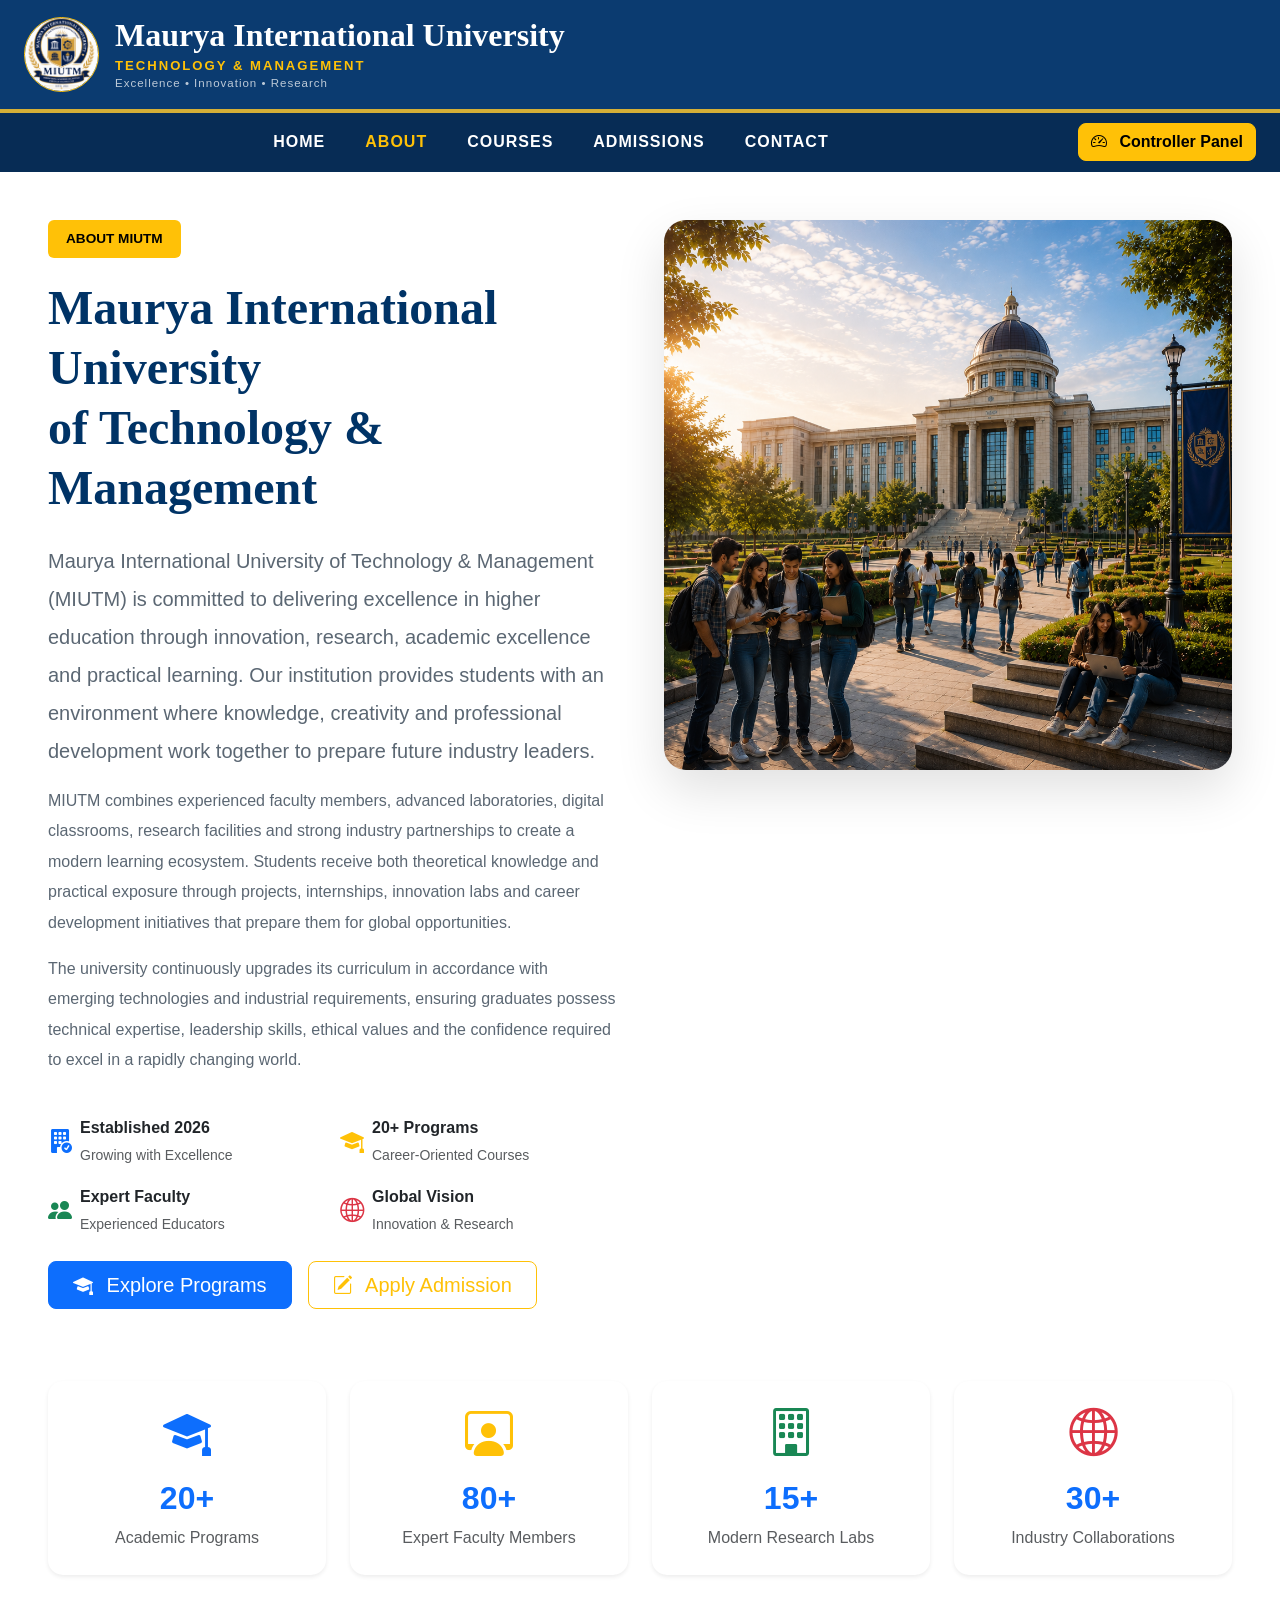
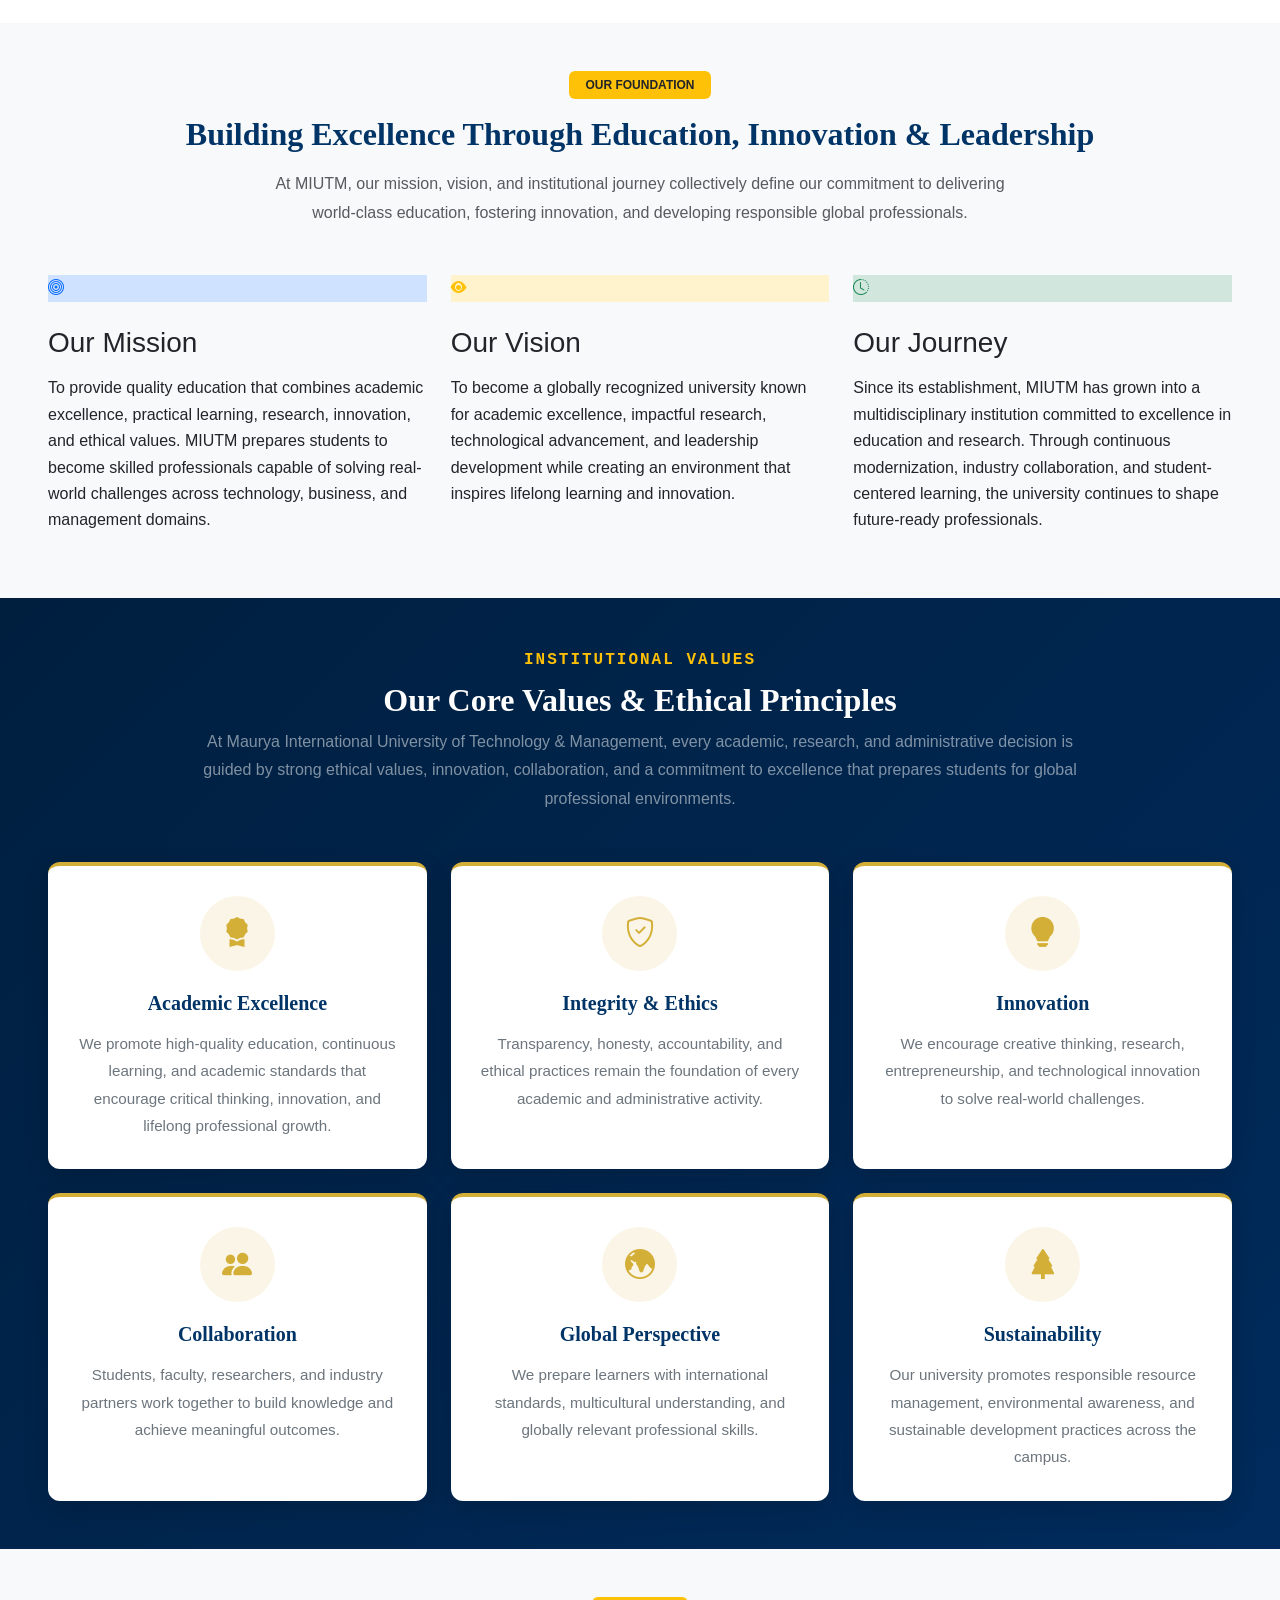
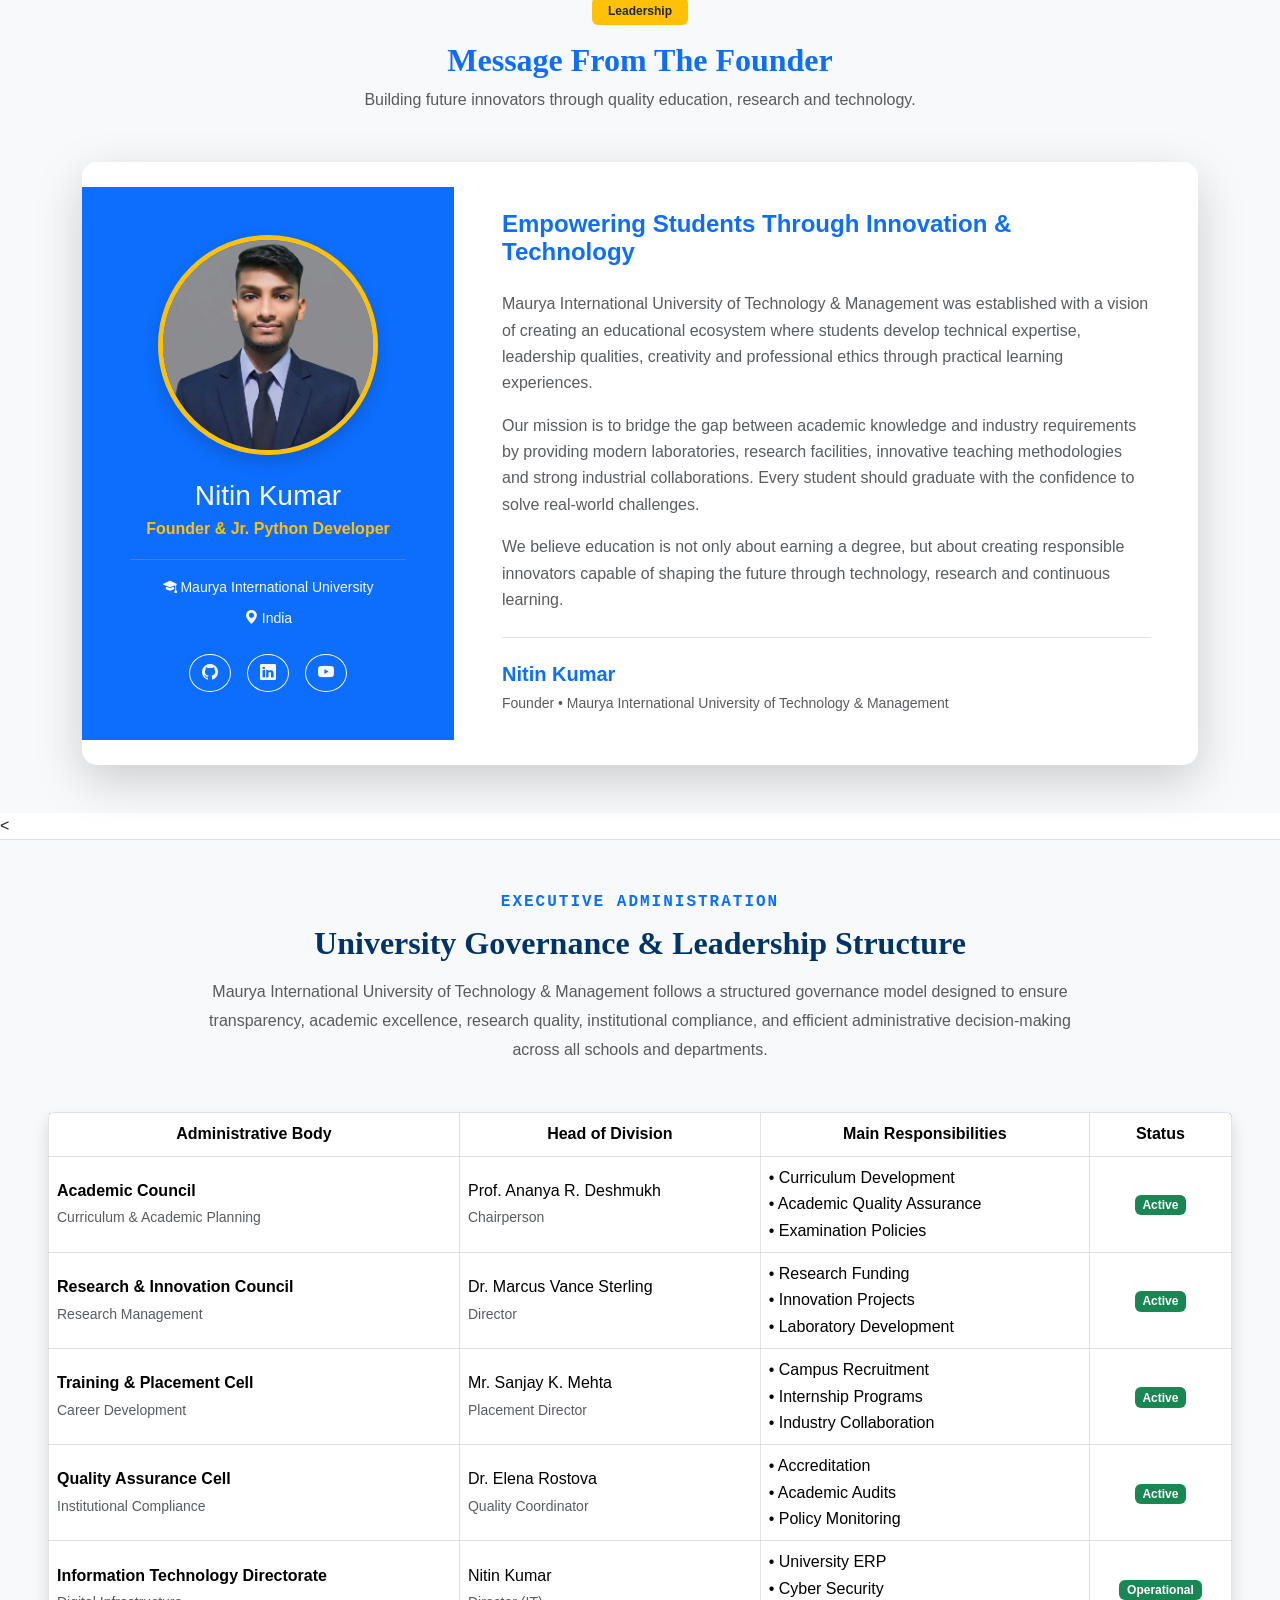
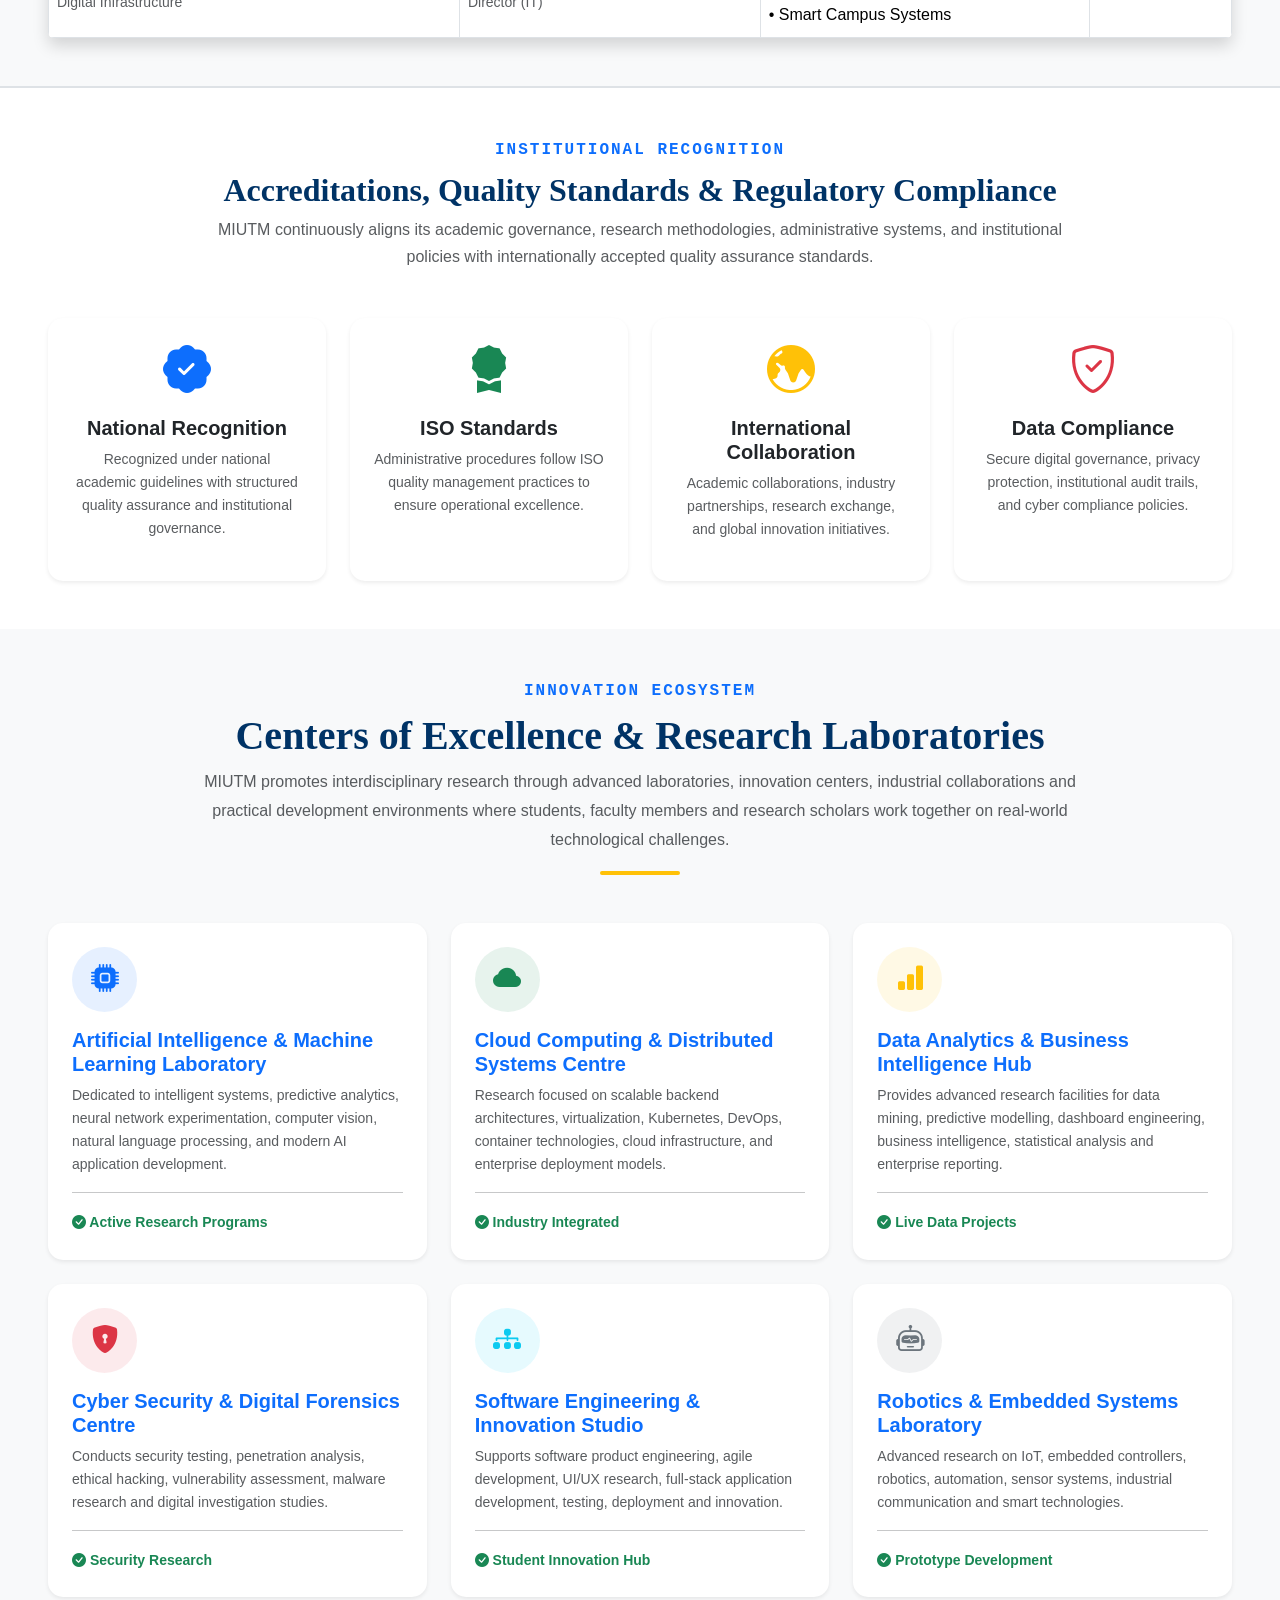
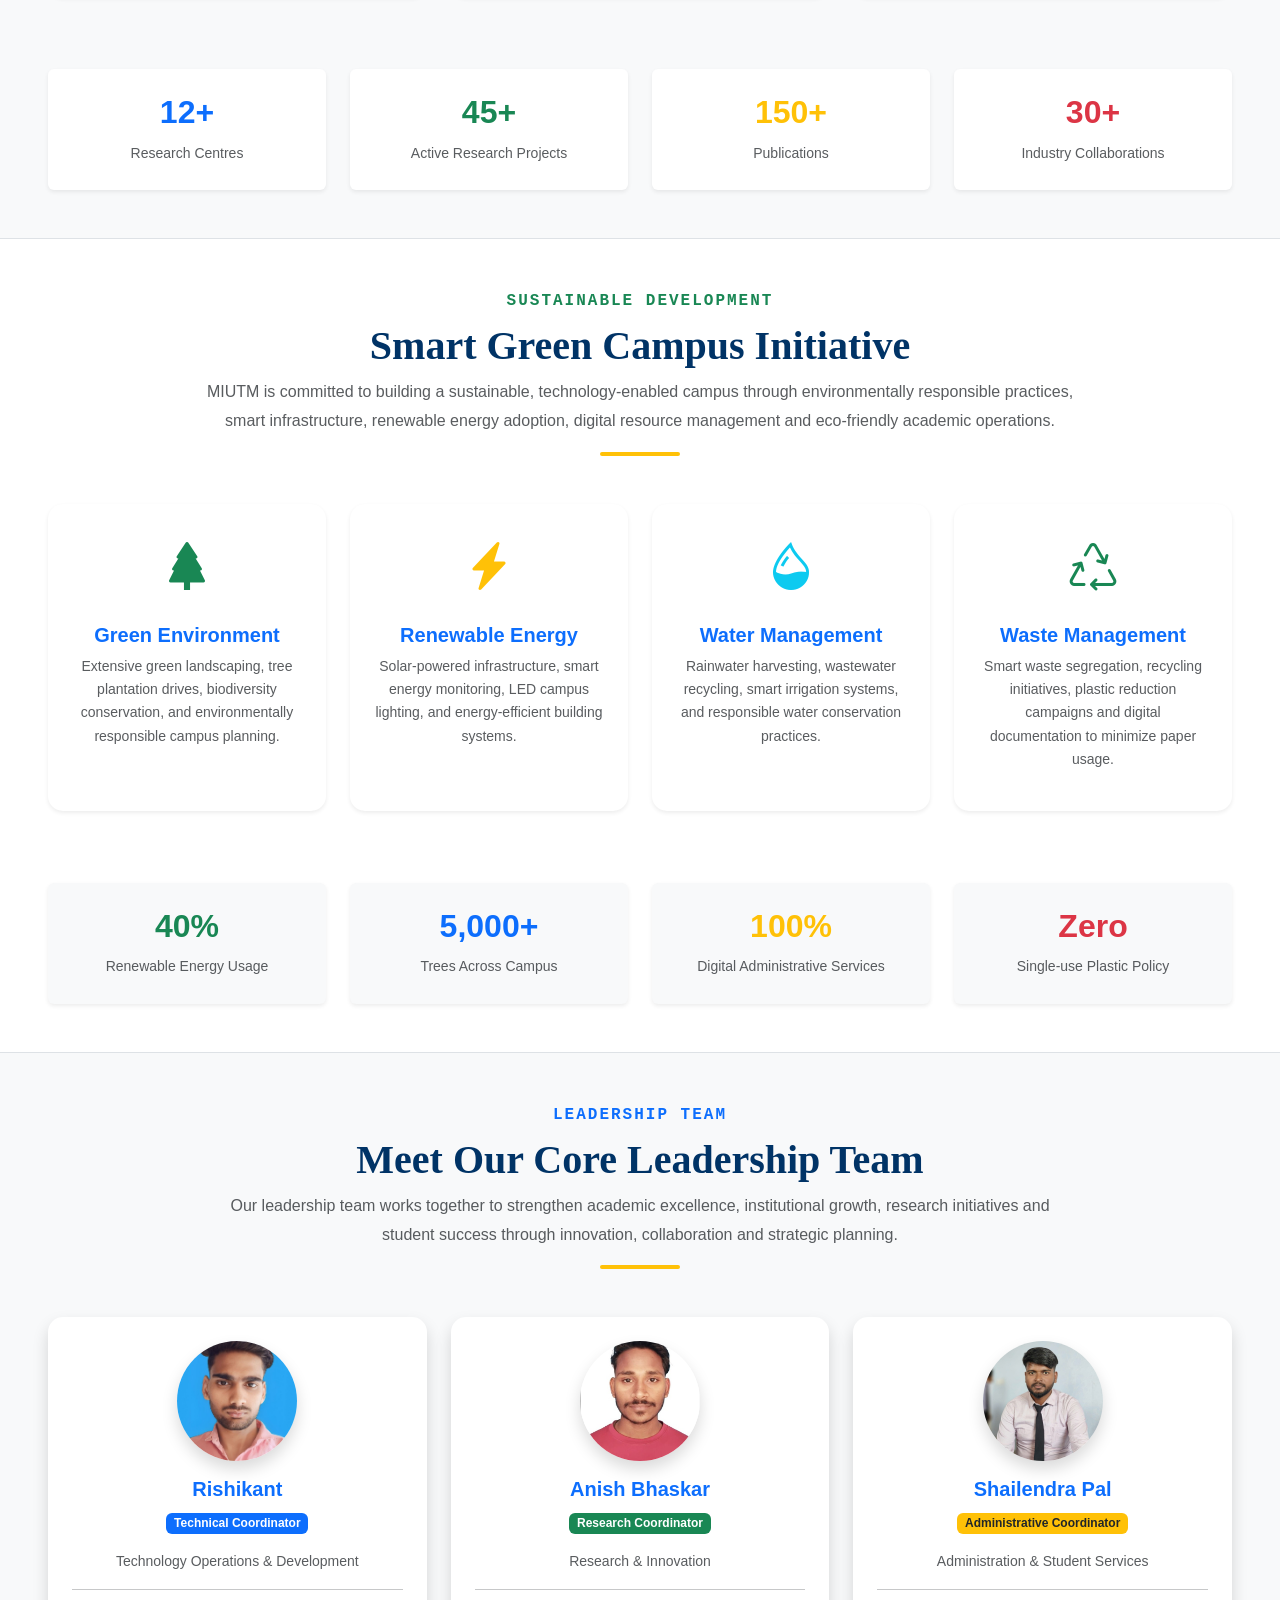
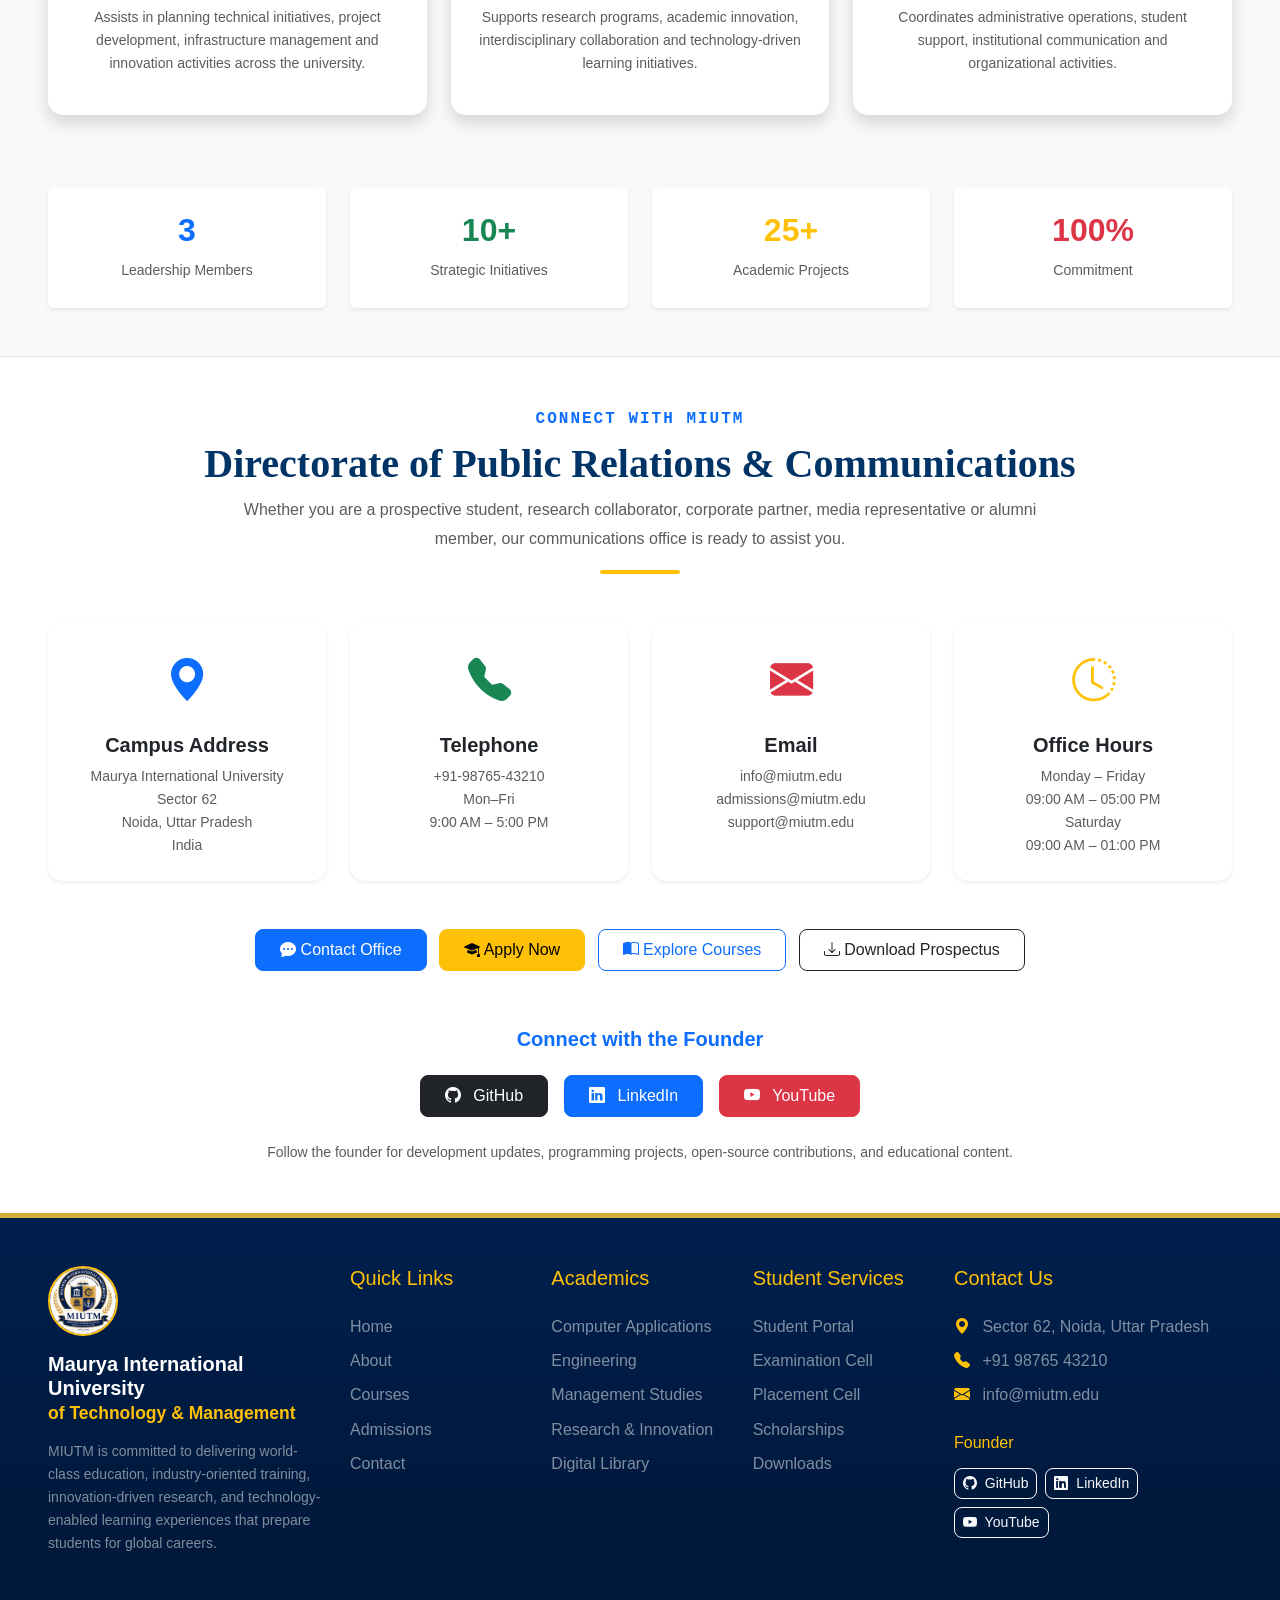
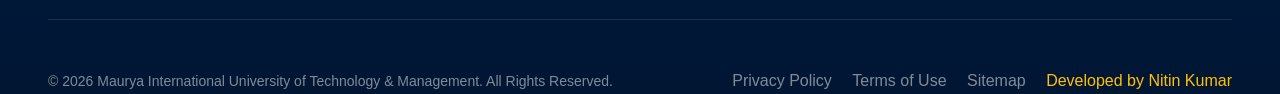
<file: templates/about.html>
<!DOCTYPE html>
<html lang="en">
<head>
    <meta charset="UTF-8">
    <meta name="viewport" content="width=device-width, initial-scale=1.0">
    <meta name="description" content="Official Institutional Profile, Executive Governance Frameworks, and Statutory Charters of Maurya International University of Technology & Management (MIUTM).">
    <meta name="author" content="MIUTM Directorate of Information Technology">
    <title>Institutional Profile, Governance & Charters | MIUTM About Portal</title>
    <!-- Enterprise UI Typography & Design Framework Dependencies -->
    <link href="https://cdn.jsdelivr.net/npm/bootstrap@5.3.2/dist/css/bootstrap.min.css" rel="stylesheet">
    <link rel="stylesheet" href="https://cdn.jsdelivr.net/npm/bootstrap-icons@1.11.1/font/bootstrap-icons.css">
    <style>
        :root {
            --miutm-primary: #003366;
            --miutm-dark-blue: #001F4D;
            --miutm-gold: #D4AF37;
            --miutm-light-bg: #F8F9FA;
            --miutm-text-dark: #212529;
        }
        body {
            font-family: 'Segoe UI', Tahoma, Geneva, Verdana, sans-serif;
            color: var(--miutm-text-dark);
            overflow-x: hidden;
            line-height: 1.65;
        }
        .text-justify {
            text-align: justify;
        }
        .tracking-wide {
            letter-spacing: 0.5px;
        }
        .tracking-wider {
            letter-spacing: 1px;
        }
        .tracking-widest {
            letter-spacing: 2px;
        }
        .hover-gold:hover {
            color: var(--miutm-gold) !important;
            transition: color 0.3s ease;
        }
        .academic-card {
            transition: transform 0.3s ease, box-shadow 0.3s ease;
        }
        .academic-card:hover {
            transform: translateY(-5px);
            box-shadow: 0 10px 20px rgba(0,0,0,0.12) !important;
        }
        .founder-img-container {
            position: relative;
            display: inline-block;
        }
        .founder-img-container::after {
            content: '';
            position: absolute;
            top: -8px;
            left: -8px;
            right: -8px;
            bottom: -8px;
            border: 3px dashed var(--miutm-gold);
            border-radius: 50%;
            z-index: 1;
            animation: rotateClockwise 20s linear infinite;
        }
        @keyframes rotateClockwise {
            0% { transform: rotate(0deg); }
            100% { transform: rotate(360deg); }
        }
        .value-card{

        background:white;

        border-radius:12px;

        padding:30px;

        text-align:center;

        height:100%;

        transition:.35s;

        border-top:4px solid var(--miutm-gold);

        box-shadow:0 8px 25px rgba(0,0,0,.15);

        }

        .value-card:hover{

        transform:translateY(-8px);

        box-shadow:0 20px 35px rgba(0,0,0,.25);

        }

        .icon-box{

        width:75px;

        height:75px;

        margin:auto;

        margin-bottom:20px;

        border-radius:50%;

        background:rgba(212,175,55,.12);

        display:flex;

        align-items:center;

        justify-content:center;

        font-size:30px;

        color:var(--miutm-gold);

        }

        .value-card h5{

        font-family:Georgia,serif;

        font-weight:700;

        color:var(--miutm-primary);

        margin-bottom:15px;

        }

        .value-card p{

        color:#6c757d;

        line-height:1.8;

        font-size:.95rem;

        margin-bottom:0;

        }
        footer a{
            transition: all .3s ease;
        }

        footer a:hover{
            color: var(--miutm-gold) !important;
            padding-left:5px;
        }

        footer .btn-outline-light{
            transition:.3s;
        }

        footer .btn-outline-light:hover{
            background:var(--miutm-gold);
            color:#000;
            border-color:var(--miutm-gold);
        }
        .navbar .nav-link{

            color:white !important;

            letter-spacing:1px;

            transition:.3s;

        }

        .navbar .nav-link:hover{

            color:#ffc107 !important;

        }

        .navbar .nav-link.active{

            color:#ffc107 !important;

        }

        @media(max-width:992px){

        header h2{

        font-size:1.35rem !important;

        }

        header h6{

        font-size:.75rem;

        letter-spacing:1px !important;

        }

        }
        .card{

transition:.35s;

border-radius:15px;

}

.card:hover{

transform:translateY(-8px);

box-shadow:0 15px 35px rgba(0,0,0,.12)!important;

}

.btn{

border-radius:8px;

}

img{

transition:.5s;

}

img:hover{

transform:scale(1.02);

}
    /* ==============================
ABOUT SECTION
============================== */

.about-section{
    padding:90px 0;
}

.about-title{
    font-family:Georgia,serif;
    color:var(--miutm-primary);
    font-weight:700;
    line-height:1.25;
}

.about-content{
    color:#5b6773;
    line-height:1.9;
}

.about-image{

    width:100%;

    height:550px;

    object-fit:cover;

    border-radius:22px;

    box-shadow:0 20px 50px rgba(0,0,0,.12);

}

.about-image:hover{

    transform:none;

}

.about-badge{

    display:inline-block;

    background:#ffc107;

    color:#000;

    padding:8px 18px;

    border-radius:6px;

    font-size:.85rem;

    font-weight:600;

    margin-bottom:20px;

}
    </style>
</head>
<body>

    <!-- =========================
     MIUTM PROFESSIONAL HEADER
========================== -->

<header class="shadow">

    <!-- Brand Header -->
    <div style="background:#0b3b70; border-bottom:4px solid #d4af37;">

        <div class="container-fluid px-4 py-3">

            <div class="d-flex align-items-center">

                <!-- Logo -->
                <img src="/static/images/logo.png"
                     class="rounded-circle border border-warning me-3"
                     style="width:75px;height:75px;object-fit:cover;">

                <!-- University Name -->
                <div>

    <h2 class="fw-bold text-white mb-0"
        style="font-family:Georgia,serif;">

        Maurya International University

    </h2>

    <h5 class="text-warning fw-semibold text-uppercase mt-1 mb-0"
        style="letter-spacing:2px; font-size:.82rem;">

        Technology & Management

    </h5>

    <small class="text-light opacity-75 d-block"
           style="font-size:.72rem; letter-spacing:1px;">

        Excellence • Innovation • Research

    </small>

</div>

            </div>

        </div>

    </div>


    <!-- Navigation -->

    <nav class="navbar navbar-expand-lg navbar-dark"
         style="background:#072c55;">

        <div class="container-fluid px-4">

            <button class="navbar-toggler"
                    data-bs-toggle="collapse"
                    data-bs-target="#mainNavbar">

                <span class="navbar-toggler-icon"></span>

            </button>

            <div class="collapse navbar-collapse"
                 id="mainNavbar">

                <ul class="navbar-nav mx-auto gap-lg-4">

                    <li class="nav-item">
                        <a class="nav-link fw-bold text-uppercase"
                           href="/">
                            Home
                        </a>
                    </li>

                    <li class="nav-item">
                        <a class="nav-link active fw-bold text-warning text-uppercase"
                           href="/about">
                            About
                        </a>
                    </li>

                    <li class="nav-item">
                        <a class="nav-link fw-bold text-uppercase"
                           href="/courses">
                            Courses
                        </a>
                    </li>

                    <li class="nav-item">
                        <a class="nav-link fw-bold text-uppercase"
                           href="/admission">
                            Admissions
                        </a>
                    </li>

                    <li class="nav-item">
                        <a class="nav-link fw-bold text-uppercase"
                           href="/contact">
                            Contact
                        </a>
                    </li>

                </ul>


                <!-- Right Button -->

                <a href="/admin"
                   class="btn btn-warning fw-bold">

                    <i class="bi bi-speedometer2 me-2"></i>

                    Controller Panel

                </a>

            </div>

        </div>

    </nav>

</header>

<!-- ======================================================
SECTION 3 : ABOUT MAURYA INTERNATIONAL UNIVERSITY
====================================================== -->

<section class="about-section py-5 bg-white">

    <div class="container-fluid px-lg-5 px-4">

        <div class="row align-items-start g-5">

            <!-- LEFT CONTENT -->

            <div class="col-lg-6">

                <span class="about-badge">
                    ABOUT MIUTM
                </span>

                <h2 class="about-title display-5 mb-4">

                    Maurya International University
                    <br>
                    of Technology & Management

                </h2>

                <p class="about-content fs-5">

                    Maurya International University of Technology &
                    Management (MIUTM) is committed to delivering
                    excellence in higher education through innovation,
                    research, academic excellence and practical learning.
                    Our institution provides students with an environment
                    where knowledge, creativity and professional development
                    work together to prepare future industry leaders.

                </p>

                <p class="about-content">

                    MIUTM combines experienced faculty members, advanced
                    laboratories, digital classrooms, research facilities
                    and strong industry partnerships to create a modern
                    learning ecosystem. Students receive both theoretical
                    knowledge and practical exposure through projects,
                    internships, innovation labs and career development
                    initiatives that prepare them for global opportunities.

                </p>

                <p class="about-content mb-4">

                    The university continuously upgrades its curriculum in
                    accordance with emerging technologies and industrial
                    requirements, ensuring graduates possess technical
                    expertise, leadership skills, ethical values and the
                    confidence required to excel in a rapidly changing world.

                </p>
                <!-- Quick Highlights -->

<div class="row g-3 my-4">

    <div class="col-6">
        <div class="d-flex align-items-center">
            <i class="bi bi-building-fill-check text-primary fs-4 me-2"></i>
            <div>
                <strong class="d-block">Established 2026</strong>
                <small class="text-muted">Growing with Excellence</small>
            </div>
        </div>
    </div>

    <div class="col-6">
        <div class="d-flex align-items-center">
            <i class="bi bi-mortarboard-fill text-warning fs-4 me-2"></i>
            <div>
                <strong class="d-block">20+ Programs</strong>
                <small class="text-muted">Career-Oriented Courses</small>
            </div>
        </div>
    </div>

    <div class="col-6">
        <div class="d-flex align-items-center">
            <i class="bi bi-people-fill text-success fs-4 me-2"></i>
            <div>
                <strong class="d-block">Expert Faculty</strong>
                <small class="text-muted">Experienced Educators</small>
            </div>
        </div>
    </div>

    <div class="col-6">
        <div class="d-flex align-items-center">
            <i class="bi bi-globe2 text-danger fs-4 me-2"></i>
            <div>
                <strong class="d-block">Global Vision</strong>
                <small class="text-muted">Innovation & Research</small>
            </div>
        </div>
    </div>

</div>



            <div class="d-flex flex-wrap gap-3">

                    <a href="/courses"
                       class="btn btn-primary btn-lg px-4">

                        <i class="bi bi-mortarboard-fill me-2"></i>
                        Explore Programs

                    </a>

                    <a href="/admission"
                       class="btn btn-outline-warning btn-lg px-4">

                        <i class="bi bi-pencil-square me-2"></i>
                        Apply Admission

                    </a>

                </div>

            </div>
            

            <!-- RIGHT IMAGE -->

            <div class="col-lg-6">

                <div class="about-image-wrapper">

                    <img src="/static/images/about.png"
                         alt="Maurya International University Campus"
                         class="about-image">

                </div>

            </div>

        </div>
        


        <!-- ===============================
        UNIVERSITY HIGHLIGHTS
        ================================ -->

        <div class="row mt-5 g-4">

            <div class="col-lg-3 col-md-6">

                <div class="card border-0 shadow-sm text-center h-100 p-4">

                    <i class="bi bi-mortarboard-fill display-5 text-primary mb-3"></i>

                    <h2 class="fw-bold text-primary">
                        20+
                    </h2>

                    <p class="mb-0 text-muted">
                        Academic Programs
                    </p>

                </div>

            </div>

            <div class="col-lg-3 col-md-6">

                <div class="card border-0 shadow-sm text-center h-100 p-4">

                    <i class="bi bi-person-workspace display-5 text-warning mb-3"></i>

                    <h2 class="fw-bold text-primary">
                        80+
                    </h2>

                    <p class="mb-0 text-muted">
                        Expert Faculty Members
                    </p>

                </div>

            </div>

            <div class="col-lg-3 col-md-6">

                <div class="card border-0 shadow-sm text-center h-100 p-4">

                    <i class="bi bi-building display-5 text-success mb-3"></i>

                    <h2 class="fw-bold text-primary">
                        15+
                    </h2>

                    <p class="mb-0 text-muted">
                        Modern Research Labs
                    </p>

                </div>

            </div>

            <div class="col-lg-3 col-md-6">

                <div class="card border-0 shadow-sm text-center h-100 p-4">

                    <i class="bi bi-globe2 display-5 text-danger mb-3"></i>

                    <h2 class="fw-bold text-primary">
                        30+
                    </h2>

                    <p class="mb-0 text-muted">
                        Industry Collaborations
                    </p>

                </div>

            </div>

        </div>

    </div>

</section>

<!-- ===========================================================
SECTION : OUR FOUNDATION (MISSION • VISION • HISTORY)
============================================================ -->
<section class="py-5 bg-light">
    <div class="container-fluid px-lg-5 px-4">

        <!-- Section Heading -->
        <div class="text-center mb-5">

            <span class="badge bg-warning text-dark px-3 py-2 mb-3 fw-semibold">
                OUR FOUNDATION
            </span>

            <h2 class="fw-bold"
                style="font-family:Georgia,serif;
                color:var(--miutm-primary);">

                Building Excellence Through Education,
                Innovation & Leadership

            </h2>

            <p class="text-muted mx-auto mt-3"
               style="max-width:750px; line-height:1.8;">

                At MIUTM, our mission, vision, and institutional
                journey collectively define our commitment to
                delivering world-class education, fostering
                innovation, and developing responsible global
                professionals.

            </p>

        </div>

        <div class="row g-4">

            <!-- ================= Mission ================= -->

            <div class="col-lg-4">

                <div class="foundation-card h-100">

                    <div class="foundation-icon bg-primary-subtle text-primary">

                        <i class="bi bi-bullseye"></i>

                    </div>

                    <h3 class="mt-4 mb-3">

                        Our Mission

                    </h3>

                    <p>

                        To provide quality education that combines
                        academic excellence, practical learning,
                        research, innovation, and ethical values.
                        MIUTM prepares students to become skilled
                        professionals capable of solving real-world
                        challenges across technology, business, and
                        management domains.

                    </p>

                </div>

            </div>

            <!-- ================= Vision ================= -->

            <div class="col-lg-4">

                <div class="foundation-card h-100">

                    <div class="foundation-icon bg-warning-subtle text-warning">

                        <i class="bi bi-eye-fill"></i>

                    </div>

                    <h3 class="mt-4 mb-3">

                        Our Vision

                    </h3>

                    <p>

                        To become a globally recognized university
                        known for academic excellence, impactful
                        research, technological advancement, and
                        leadership development while creating an
                        environment that inspires lifelong learning
                        and innovation.

                    </p>

                </div>

            </div>

            <!-- ================= History ================= -->

            <div class="col-lg-4">

                <div class="foundation-card h-100">

                    <div class="foundation-icon bg-success-subtle text-success">

                        <i class="bi bi-clock-history"></i>

                    </div>

                    <h3 class="mt-4 mb-3">

                        Our Journey

                    </h3>

                    <p>

                        Since its establishment, MIUTM has grown into
                        a multidisciplinary institution committed to
                        excellence in education and research. Through
                        continuous modernization, industry
                        collaboration, and student-centered learning,
                        the university continues to shape future-ready
                        professionals.

                    </p>

                </div>

            </div>

        </div>

    </div>
</section>
    <!-- SECTION 9 : UNIVERSITY CORE VALUES & ETHICAL FRAMEWORK -->
<section class="py-5" style="background:linear-gradient(135deg,#001f3f,#002b5c);">

    <div class="container-fluid px-5">

        <div class="text-center mb-5">

            <span class="text-warning fw-bold font-monospace text-uppercase tracking-widest">
                Institutional Values
            </span>

            <h2 class="fw-bold text-white mt-2"
                style="font-family:Georgia,serif;">

                Our Core Values & Ethical Principles

            </h2>

            <p class="text-white-50 mx-auto"
               style="max-width:900px;line-height:1.8;">

                At Maurya International University of Technology & Management,
                every academic, research, and administrative decision is guided
                by strong ethical values, innovation, collaboration, and a
                commitment to excellence that prepares students for global
                professional environments.

            </p>

        </div>

        <div class="row g-4">

            <div class="col-lg-4 col-md-6">

                <div class="value-card h-100">

                    <div class="icon-box">

                        <i class="bi bi-award-fill"></i>

                    </div>

                    <h5>Academic Excellence</h5>

                    <p>

                        We promote high-quality education, continuous learning,
                        and academic standards that encourage critical thinking,
                        innovation, and lifelong professional growth.

                    </p>

                </div>

            </div>

            <div class="col-lg-4 col-md-6">

                <div class="value-card h-100">

                    <div class="icon-box">

                        <i class="bi bi-shield-check"></i>

                    </div>

                    <h5>Integrity & Ethics</h5>

                    <p>

                        Transparency, honesty, accountability, and ethical
                        practices remain the foundation of every academic and
                        administrative activity.

                    </p>

                </div>

            </div>

            <div class="col-lg-4 col-md-6">

                <div class="value-card h-100">

                    <div class="icon-box">

                        <i class="bi bi-lightbulb-fill"></i>

                    </div>

                    <h5>Innovation</h5>

                    <p>

                        We encourage creative thinking, research,
                        entrepreneurship, and technological innovation to solve
                        real-world challenges.

                    </p>

                </div>

            </div>

            <div class="col-lg-4 col-md-6">

                <div class="value-card h-100">

                    <div class="icon-box">

                        <i class="bi bi-people-fill"></i>

                    </div>

                    <h5>Collaboration</h5>

                    <p>

                        Students, faculty, researchers, and industry partners
                        work together to build knowledge and achieve meaningful
                        outcomes.

                    </p>

                </div>

            </div>

            <div class="col-lg-4 col-md-6">

                <div class="value-card h-100">

                    <div class="icon-box">

                        <i class="bi bi-globe-central-south-asia"></i>

                    </div>

                    <h5>Global Perspective</h5>

                    <p>

                        We prepare learners with international standards,
                        multicultural understanding, and globally relevant
                        professional skills.

                    </p>

                </div>

            </div>

            <div class="col-lg-4 col-md-6">

                <div class="value-card h-100">

                    <div class="icon-box">

                        <i class="bi bi-tree-fill"></i>

                    </div>

                    <h5>Sustainability</h5>

                    <p>

                        Our university promotes responsible resource management,
                        environmental awareness, and sustainable development
                        practices across the campus.

                    </p>

                </div>

            </div>

        </div>

    </div>

</section>

<!-- ===================================================
SECTION 10 : FOUNDER & CHANCELLOR MESSAGE
=================================================== -->

<section class="py-5 bg-light">

<div class="container">

<div class="text-center mb-5">

<span class="badge bg-warning text-dark px-3 py-2 mb-3">
Leadership
</span>

<h2 class="fw-bold text-primary"
style="font-family:Georgia,serif;">

Message From The Founder

</h2>

<p class="text-muted">

Building future innovators through quality education,
research and technology.

</p>

</div>

<div class="card border-0 shadow-lg overflow-hidden">

<div class="row g-0 align-items-center">

<!-- LEFT -->

<div class="col-lg-4 text-center bg-primary text-white p-5">

<img src="/static/images/founder.jpeg"
class="rounded-circle border border-5 border-warning shadow"
style="width:220px;height:220px;object-fit:cover;">

<h3 class="mt-4 mb-1">

Nitin Kumar

</h3>

<p class="text-warning fw-semibold mb-3">

Founder & Jr. Python Developer

</p>

<hr class="border-warning">

<div class="small text-light">

<p class="mb-2">

<i class="bi bi-mortarboard-fill"></i>

Maurya International University

</p>

<p class="mb-2">

<i class="bi bi-geo-alt-fill"></i>

India

</p>

</div>

<div class="d-flex justify-content-center gap-3 mt-4">

<a href="https://github.com/Nitin765kumar"
target="_blank"
class="btn btn-outline-light rounded-circle">

<i class="bi bi-github"></i>

</a>

<a href="https://linkedin.com/in/nitinkumar25"
target="_blank"
class="btn btn-outline-light rounded-circle">

<i class="bi bi-linkedin"></i>

</a>

<a href="https://youtube.com/@nitinkumar8487"
target="_blank"
class="btn btn-outline-light rounded-circle">

<i class="bi bi-youtube"></i>

</a>

</div>

</div>

<!-- RIGHT -->

<div class="col-lg-8 p-5">

<h4 class="text-primary fw-bold mb-4">

Empowering Students Through Innovation &
Technology

</h4>

<p class="text-muted">

Maurya International University of Technology &
Management was established with a vision of
creating an educational ecosystem where
students develop technical expertise,
leadership qualities, creativity and
professional ethics through practical
learning experiences.

</p>

<p class="text-muted">

Our mission is to bridge the gap between
academic knowledge and industry requirements
by providing modern laboratories, research
facilities, innovative teaching methodologies
and strong industrial collaborations.
Every student should graduate with the
confidence to solve real-world challenges.

</p>

<p class="text-muted mb-4">

We believe education is not only about
earning a degree, but about creating
responsible innovators capable of shaping
the future through technology, research
and continuous learning.

</p>

<div class="border-top pt-4">

<h5 class="fw-bold text-primary mb-1">

Nitin Kumar

</h5>

<small class="text-muted">

Founder • Maurya International University
of Technology & Management

</small>

</div>

</div>

</div>

</div>

</div>

</section>

    <<!-- SECTION 11 : UNIVERSITY GOVERNANCE & LEADERSHIP -->
<section class="py-5 bg-light border-top border-bottom">
    <div class="container-fluid px-5">

        <div class="text-center mb-5">
            <span class="text-uppercase text-primary fw-bold font-monospace tracking-widest">
                Executive Administration
            </span>

            <h2 class="fw-bold mt-2 mb-3"
                style="font-family:Georgia,serif;color:var(--miutm-primary);">
                University Governance & Leadership Structure
            </h2>

            <p class="text-muted mx-auto"
               style="max-width:900px; line-height:1.8;">
                Maurya International University of Technology & Management follows
                a structured governance model designed to ensure transparency,
                academic excellence, research quality, institutional compliance,
                and efficient administrative decision-making across all schools
                and departments.
            </p>
        </div>

        <div class="table-responsive shadow rounded">

            <table class="table table-hover table-bordered align-middle mb-0">

                <thead style="background:var(--miutm-primary);color:white;">

                    <tr class="text-center">

                        <th>Administrative Body</th>

                        <th>Head of Division</th>

                        <th>Main Responsibilities</th>

                        <th>Status</th>

                    </tr>

                </thead>

                <tbody>

                    <tr>

                        <td>
                            <strong>Academic Council</strong><br>

                            <small class="text-muted">
                                Curriculum & Academic Planning
                            </small>

                        </td>

                        <td>

                            Prof. Ananya R. Deshmukh

                            <br>

                            <small class="text-muted">
                                Chairperson
                            </small>

                        </td>

                        <td>

                            • Curriculum Development

                            <br>

                            • Academic Quality Assurance

                            <br>

                            • Examination Policies

                        </td>

                        <td class="text-center">

                            <span class="badge bg-success">
                                Active
                            </span>

                        </td>

                    </tr>

                    <tr>

                        <td>

                            <strong>Research & Innovation Council</strong>

                            <br>

                            <small class="text-muted">
                                Research Management
                            </small>

                        </td>

                        <td>

                            Dr. Marcus Vance Sterling

                            <br>

                            <small class="text-muted">
                                Director
                            </small>

                        </td>

                        <td>

                            • Research Funding

                            <br>

                            • Innovation Projects

                            <br>

                            • Laboratory Development

                        </td>

                        <td class="text-center">

                            <span class="badge bg-success">

                                Active

                            </span>

                        </td>

                    </tr>

                    <tr>

                        <td>

                            <strong>Training & Placement Cell</strong>

                            <br>

                            <small class="text-muted">

                                Career Development

                            </small>

                        </td>

                        <td>

                            Mr. Sanjay K. Mehta

                            <br>

                            <small class="text-muted">

                                Placement Director

                            </small>

                        </td>

                        <td>

                            • Campus Recruitment

                            <br>

                            • Internship Programs

                            <br>

                            • Industry Collaboration

                        </td>

                        <td class="text-center">

                            <span class="badge bg-success">

                                Active

                            </span>

                        </td>

                    </tr>

                    <tr>

                        <td>

                            <strong>Quality Assurance Cell</strong>

                            <br>

                            <small class="text-muted">

                                Institutional Compliance

                            </small>

                        </td>

                        <td>

                            Dr. Elena Rostova

                            <br>

                            <small class="text-muted">

                                Quality Coordinator

                            </small>

                        </td>

                        <td>

                            • Accreditation

                            <br>

                            • Academic Audits

                            <br>

                            • Policy Monitoring

                        </td>

                        <td class="text-center">

                            <span class="badge bg-success">

                                Active

                            </span>

                        </td>

                    </tr>

                    <tr>

                        <td>

                            <strong>Information Technology Directorate</strong>

                            <br>

                            <small class="text-muted">

                                Digital Infrastructure

                            </small>

                        </td>

                        <td>

                            Nitin Kumar

                            <br>

                            <small class="text-muted">

                                Director (IT)

                            </small>

                        </td>

                        <td>

                            • University ERP

                            <br>

                            • Cyber Security

                            <br>

                            • Smart Campus Systems

                        </td>

                        <td class="text-center">

                            <span class="badge bg-success">

                                Operational

                            </span>

                        </td>

                    </tr>

                </tbody>

            </table>

        </div>

    </div>
</section>

    <!-- ========================================================= -->
<!-- SECTION 12 : ACCREDITATION • QUALITY ASSURANCE • COMPLIANCE -->
<!-- ========================================================= -->

<section class="py-5 bg-white border-top">

<div class="container-fluid px-5">

<div class="text-center mb-5">

<span class="text-uppercase text-primary fw-bold font-monospace tracking-widest">

Institutional Recognition

</span>

<h2 class="fw-bold mt-2"

style="font-family:Georgia,serif;color:var(--miutm-primary);">

Accreditations, Quality Standards & Regulatory Compliance

</h2>

<p class="text-muted mx-auto"

style="max-width:850px;">

MIUTM continuously aligns its academic governance,

research methodologies,

administrative systems,

and institutional policies

with internationally accepted quality assurance standards.

</p>

</div>

<div class="row g-4">

<div class="col-lg-3 col-md-6">

<div class="card border-0 shadow-sm h-100 text-center academic-card">

<div class="card-body p-4">

<div class="display-5 text-primary mb-3">

<i class="bi bi-patch-check-fill"></i>

</div>

<h5 class="fw-bold">

National Recognition

</h5>

<p class="small text-muted">

Recognized under national academic guidelines

with structured quality assurance

and institutional governance.

</p>

</div>

</div>

</div>

<div class="col-lg-3 col-md-6">

<div class="card border-0 shadow-sm h-100 text-center academic-card">

<div class="card-body p-4">

<div class="display-5 text-success mb-3">

<i class="bi bi-award-fill"></i>

</div>

<h5 class="fw-bold">

ISO Standards

</h5>

<p class="small text-muted">

Administrative procedures follow

ISO quality management practices

to ensure operational excellence.

</p>

</div>

</div>

</div>

<div class="col-lg-3 col-md-6">

<div class="card border-0 shadow-sm h-100 text-center academic-card">

<div class="card-body p-4">

<div class="display-5 text-warning mb-3">

<i class="bi bi-globe-central-south-asia"></i>

</div>

<h5 class="fw-bold">

International Collaboration

</h5>

<p class="small text-muted">

Academic collaborations,

industry partnerships,

research exchange,

and global innovation initiatives.

</p>

</div>

</div>

</div>

<div class="col-lg-3 col-md-6">

<div class="card border-0 shadow-sm h-100 text-center academic-card">

<div class="card-body p-4">

<div class="display-5 text-danger mb-3">

<i class="bi bi-shield-check"></i>

</div>

<h5 class="fw-bold">

Data Compliance

</h5>

<p class="small text-muted">

Secure digital governance,

privacy protection,

institutional audit trails,

and cyber compliance policies.

</p>

</div>

</div>

</div>

</div>

</div>

</section>

<!-- ========================================================= -->
<!-- SECTION 13 : CENTERS OF EXCELLENCE & RESEARCH ECOSYSTEM -->
<!-- ========================================================= -->

<section class="py-5 bg-light">
    <div class="container-fluid px-5">

        <div class="text-center mb-5">
            <span class="text-uppercase fw-bold text-primary font-monospace tracking-widest">
                Innovation Ecosystem
            </span>

            <h2 class="display-6 fw-bold mt-2"
                style="font-family:Georgia,serif;color:var(--miutm-primary);">
                Centers of Excellence & Research Laboratories
            </h2>

            <p class="text-muted mx-auto"
               style="max-width:900px;line-height:1.8;">
                MIUTM promotes interdisciplinary research through advanced laboratories,
                innovation centers, industrial collaborations and practical development
                environments where students, faculty members and research scholars work
                together on real-world technological challenges.
            </p>

            <div class="mx-auto bg-warning mt-3"
                 style="width:80px;height:4px;border-radius:50px;">
            </div>

        </div>

        <div class="row g-4">

            <!-- Lab -->

            <div class="col-lg-4">

                <div class="card border-0 shadow-sm h-100 academic-card">

                    <div class="card-body p-4">

                        <div class="mb-3">

                            <div class="bg-primary bg-opacity-10 text-primary rounded-circle d-inline-flex justify-content-center align-items-center"
                                 style="width:65px;height:65px;">

                                <i class="bi bi-cpu-fill fs-3"></i>

                            </div>

                        </div>

                        <h5 class="fw-bold text-primary">
                            Artificial Intelligence &
                            Machine Learning Laboratory
                        </h5>

                        <p class="text-muted small">

                            Dedicated to intelligent systems,
                            predictive analytics,
                            neural network experimentation,
                            computer vision,
                            natural language processing,
                            and modern AI application development.

                        </p>

                        <hr>

                        <small class="text-success fw-semibold">

                            <i class="bi bi-check-circle-fill"></i>
                            Active Research Programs

                        </small>

                    </div>

                </div>

            </div>

            <!-- Lab -->

            <div class="col-lg-4">

                <div class="card border-0 shadow-sm h-100 academic-card">

                    <div class="card-body p-4">

                        <div class="mb-3">

                            <div class="bg-success bg-opacity-10 text-success rounded-circle d-inline-flex justify-content-center align-items-center"
                                 style="width:65px;height:65px;">

                                <i class="bi bi-cloud-fill fs-3"></i>

                            </div>

                        </div>

                        <h5 class="fw-bold text-primary">
                            Cloud Computing &
                            Distributed Systems Centre
                        </h5>

                        <p class="text-muted small">

                            Research focused on scalable backend
                            architectures,
                            virtualization,
                            Kubernetes,
                            DevOps,
                            container technologies,
                            cloud infrastructure,
                            and enterprise deployment models.

                        </p>

                        <hr>

                        <small class="text-success fw-semibold">

                            <i class="bi bi-check-circle-fill"></i>
                            Industry Integrated

                        </small>

                    </div>

                </div>

            </div>

            <!-- Lab -->

            <div class="col-lg-4">

                <div class="card border-0 shadow-sm h-100 academic-card">

                    <div class="card-body p-4">

                        <div class="mb-3">

                            <div class="bg-warning bg-opacity-10 text-warning rounded-circle d-inline-flex justify-content-center align-items-center"
                                 style="width:65px;height:65px;">

                                <i class="bi bi-bar-chart-fill fs-3"></i>

                            </div>

                        </div>

                        <h5 class="fw-bold text-primary">
                            Data Analytics &
                            Business Intelligence Hub
                        </h5>

                        <p class="text-muted small">

                            Provides advanced research facilities
                            for data mining,
                            predictive modelling,
                            dashboard engineering,
                            business intelligence,
                            statistical analysis
                            and enterprise reporting.

                        </p>

                        <hr>

                        <small class="text-success fw-semibold">

                            <i class="bi bi-check-circle-fill"></i>
                            Live Data Projects

                        </small>

                    </div>

                </div>

            </div>

            <!-- Lab -->

            <div class="col-lg-4">

                <div class="card border-0 shadow-sm h-100 academic-card">

                    <div class="card-body p-4">

                        <div class="mb-3">

                            <div class="bg-danger bg-opacity-10 text-danger rounded-circle d-inline-flex justify-content-center align-items-center"
                                 style="width:65px;height:65px;">

                                <i class="bi bi-shield-lock-fill fs-3"></i>

                            </div>

                        </div>

                        <h5 class="fw-bold text-primary">
                            Cyber Security &
                            Digital Forensics Centre
                        </h5>

                        <p class="text-muted small">

                            Conducts security testing,
                            penetration analysis,
                            ethical hacking,
                            vulnerability assessment,
                            malware research
                            and digital investigation studies.

                        </p>

                        <hr>

                        <small class="text-success fw-semibold">

                            <i class="bi bi-check-circle-fill"></i>
                            Security Research

                        </small>

                    </div>

                </div>

            </div>

            <!-- Lab -->

            <div class="col-lg-4">

                <div class="card border-0 shadow-sm h-100 academic-card">

                    <div class="card-body p-4">

                        <div class="mb-3">

                            <div class="bg-info bg-opacity-10 text-info rounded-circle d-inline-flex justify-content-center align-items-center"
                                 style="width:65px;height:65px;">

                                <i class="bi bi-diagram-3-fill fs-3"></i>

                            </div>

                        </div>

                        <h5 class="fw-bold text-primary">
                            Software Engineering &
                            Innovation Studio
                        </h5>

                        <p class="text-muted small">

                            Supports software product
                            engineering,
                            agile development,
                            UI/UX research,
                            full-stack application
                            development,
                            testing,
                            deployment and innovation.

                        </p>

                        <hr>

                        <small class="text-success fw-semibold">

                            <i class="bi bi-check-circle-fill"></i>
                            Student Innovation Hub

                        </small>

                    </div>

                </div>

            </div>

            <!-- Lab -->

            <div class="col-lg-4">

                <div class="card border-0 shadow-sm h-100 academic-card">

                    <div class="card-body p-4">

                        <div class="mb-3">

                            <div class="bg-secondary bg-opacity-10 text-secondary rounded-circle d-inline-flex justify-content-center align-items-center"
                                 style="width:65px;height:65px;">

                                <i class="bi bi-robot fs-3"></i>

                            </div>

                        </div>

                        <h5 class="fw-bold text-primary">
                            Robotics &
                            Embedded Systems Laboratory
                        </h5>

                        <p class="text-muted small">

                            Advanced research on IoT,
                            embedded controllers,
                            robotics,
                            automation,
                            sensor systems,
                            industrial communication
                            and smart technologies.

                        </p>

                        <hr>

                        <small class="text-success fw-semibold">

                            <i class="bi bi-check-circle-fill"></i>
                            Prototype Development

                        </small>

                    </div>

                </div>

            </div>

        </div>

        <!-- Statistics -->

        <div class="row mt-5 g-4 text-center">

            <div class="col-md-3">

                <div class="bg-white rounded shadow-sm p-4">

                    <h2 class="fw-bold text-primary">12+</h2>

                    <small class="text-muted">
                        Research Centres
                    </small>

                </div>

            </div>

            <div class="col-md-3">

                <div class="bg-white rounded shadow-sm p-4">

                    <h2 class="fw-bold text-success">45+</h2>

                    <small class="text-muted">
                        Active Research Projects
                    </small>

                </div>

            </div>

            <div class="col-md-3">

                <div class="bg-white rounded shadow-sm p-4">

                    <h2 class="fw-bold text-warning">150+</h2>

                    <small class="text-muted">
                        Publications
                    </small>

                </div>

            </div>

            <div class="col-md-3">

                <div class="bg-white rounded shadow-sm p-4">

                    <h2 class="fw-bold text-danger">30+</h2>

                    <small class="text-muted">
                        Industry Collaborations
                    </small>

                </div>

            </div>

        </div>

    </div>
</section>

    <!-- ========================================================= -->
<!-- SECTION 14 : SMART GREEN CAMPUS & SUSTAINABILITY -->
<!-- ========================================================= -->

<section class="py-5 bg-white border-top border-bottom">

    <div class="container-fluid px-5">

        <div class="text-center mb-5">

            <span class="text-uppercase text-success fw-bold font-monospace tracking-widest">
                Sustainable Development
            </span>

            <h2 class="display-6 fw-bold mt-2"
                style="font-family:Georgia,serif;color:var(--miutm-primary);">

                Smart Green Campus Initiative

            </h2>

            <p class="text-muted mx-auto"
               style="max-width:900px;line-height:1.8;">

                MIUTM is committed to building a sustainable, technology-enabled
                campus through environmentally responsible practices, smart
                infrastructure, renewable energy adoption, digital resource
                management and eco-friendly academic operations.

            </p>

            <div class="bg-warning mx-auto mt-3"
                 style="width:80px;height:4px;border-radius:50px;">
            </div>

        </div>

        <div class="row g-4">

            <!-- Card 1 -->

            <div class="col-lg-3 col-md-6">

                <div class="card border-0 shadow-sm h-100 academic-card">

                    <div class="card-body text-center p-4">

                        <div class="mb-3">

                            <i class="bi bi-tree-fill text-success"
                               style="font-size:3rem;"></i>

                        </div>

                        <h5 class="fw-bold text-primary">
                            Green Environment
                        </h5>

                        <p class="small text-muted">

                            Extensive green landscaping,
                            tree plantation drives,
                            biodiversity conservation,
                            and environmentally
                            responsible campus planning.

                        </p>

                    </div>

                </div>

            </div>

            <!-- Card 2 -->

            <div class="col-lg-3 col-md-6">

                <div class="card border-0 shadow-sm h-100 academic-card">

                    <div class="card-body text-center p-4">

                        <div class="mb-3">

                            <i class="bi bi-lightning-charge-fill text-warning"
                               style="font-size:3rem;"></i>

                        </div>

                        <h5 class="fw-bold text-primary">

                            Renewable Energy

                        </h5>

                        <p class="small text-muted">

                            Solar-powered infrastructure,
                            smart energy monitoring,
                            LED campus lighting,
                            and energy-efficient
                            building systems.

                        </p>

                    </div>

                </div>

            </div>

            <!-- Card 3 -->

            <div class="col-lg-3 col-md-6">

                <div class="card border-0 shadow-sm h-100 academic-card">

                    <div class="card-body text-center p-4">

                        <div class="mb-3">

                            <i class="bi bi-droplet-half text-info"
                               style="font-size:3rem;"></i>

                        </div>

                        <h5 class="fw-bold text-primary">

                            Water Management

                        </h5>

                        <p class="small text-muted">

                            Rainwater harvesting,
                            wastewater recycling,
                            smart irrigation systems,
                            and responsible water
                            conservation practices.

                        </p>

                    </div>

                </div>

            </div>

            <!-- Card 4 -->

            <div class="col-lg-3 col-md-6">

                <div class="card border-0 shadow-sm h-100 academic-card">

                    <div class="card-body text-center p-4">

                        <div class="mb-3">

                            <i class="bi bi-recycle text-success"
                               style="font-size:3rem;"></i>

                        </div>

                        <h5 class="fw-bold text-primary">

                            Waste Management

                        </h5>

                        <p class="small text-muted">

                            Smart waste segregation,
                            recycling initiatives,
                            plastic reduction campaigns
                            and digital documentation
                            to minimize paper usage.

                        </p>

                    </div>

                </div>

            </div>

        </div>

        <!-- Statistics -->

        <div class="row mt-5 text-center g-4">

            <div class="col-md-3">

                <div class="bg-light rounded shadow-sm p-4">

                    <h2 class="fw-bold text-success">
                        40%
                    </h2>

                    <small class="text-muted">

                        Renewable Energy Usage

                    </small>

                </div>

            </div>

            <div class="col-md-3">

                <div class="bg-light rounded shadow-sm p-4">

                    <h2 class="fw-bold text-primary">

                        5,000+

                    </h2>

                    <small class="text-muted">

                        Trees Across Campus

                    </small>

                </div>

            </div>

            <div class="col-md-3">

                <div class="bg-light rounded shadow-sm p-4">

                    <h2 class="fw-bold text-warning">

                        100%

                    </h2>

                    <small class="text-muted">

                        Digital Administrative Services

                    </small>

                </div>

            </div>

            <div class="col-md-3">

                <div class="bg-light rounded shadow-sm p-4">

                    <h2 class="fw-bold text-danger">

                        Zero

                    </h2>

                    <small class="text-muted">

                        Single-use Plastic Policy

                    </small>

                </div>

            </div>

        </div>

    </div>

</section>

<!-- ========================================================= -->
<!-- SECTION 15 : CORE LEADERSHIP TEAM -->
<!-- ========================================================= -->

<section class="py-5 bg-light">

    <div class="container-fluid px-5">

        <div class="text-center mb-5">

            <span class="text-uppercase fw-bold text-primary font-monospace tracking-widest">

                Leadership Team

            </span>

            <h2 class="display-6 fw-bold mt-2"
                style="font-family:Georgia,serif;color:var(--miutm-primary);">

                Meet Our Core Leadership Team

            </h2>

            <p class="text-muted mx-auto"
               style="max-width:850px;line-height:1.8;">

                Our leadership team works together to strengthen
                academic excellence, institutional growth,
                research initiatives and student success through
                innovation, collaboration and strategic planning.

            </p>

            <div class="bg-warning mx-auto mt-3"
                 style="width:80px;height:4px;border-radius:30px;"></div>

        </div>

        <div class="row justify-content-center g-4">

            <!-- Member 1 -->

            <div class="col-lg-4 col-md-6">

                <div class="card border-0 shadow h-100 academic-card">

                    <div class="card-body text-center p-4">

                        <img src="/static/images/rishikant.jpeg"
                             class="rounded-circle shadow mb-3"
                             width="120"
                             height="120"
                             style="object-fit:cover;">

                        <h5 class="fw-bold text-primary">

                            Rishikant

                        </h5>

                        <span class="badge bg-primary mb-3">

                            Technical Coordinator

                        </span>

                        <p class="text-muted small">

                            Technology Operations &
                            Development

                        </p>

                        <hr>

                        <p class="small text-muted">

                            Assists in planning technical
                            initiatives, project development,
                            infrastructure management and
                            innovation activities across the
                            university.

                        </p>

                    </div>

                </div>

            </div>

            <!-- Member 2 -->

            <div class="col-lg-4 col-md-6">

                <div class="card border-0 shadow h-100 academic-card">

                    <div class="card-body text-center p-4">

                        <img src="/static/images/anish.jpg"
                             class="rounded-circle shadow mb-3"
                             width="120"
                             height="120"
                             style="object-fit:cover;">

                        <h5 class="fw-bold text-primary">

                            Anish Bhaskar

                        </h5>

                        <span class="badge bg-success mb-3">

                            Research Coordinator

                        </span>

                        <p class="text-muted small">

                            Research &
                            Innovation

                        </p>

                        <hr>

                        <p class="small text-muted">

                            Supports research programs,
                            academic innovation,
                            interdisciplinary collaboration
                            and technology-driven learning
                            initiatives.

                        </p>

                    </div>

                </div>

            </div>

            <!-- Member 3 -->

            <div class="col-lg-4 col-md-6">

                <div class="card border-0 shadow h-100 academic-card">

                    <div class="card-body text-center p-4">

                        <img src="/static/images/shailendra.jpeg"
                             class="rounded-circle shadow mb-3"
                             width="120"
                             height="120"
                             style="object-fit:cover;">

                        <h5 class="fw-bold text-primary">

                            Shailendra Pal

                        </h5>

                        <span class="badge bg-warning text-dark mb-3">

                            Administrative Coordinator

                        </span>

                        <p class="text-muted small">

                            Administration &
                            Student Services

                        </p>

                        <hr>

                        <p class="small text-muted">

                            Coordinates administrative
                            operations, student support,
                            institutional communication
                            and organizational activities.

                        </p>

                    </div>

                </div>

            </div>

        </div>

        <!-- Leadership Statistics -->

        <div class="row mt-5 text-center g-4">

            <div class="col-md-3">

                <div class="bg-white rounded shadow-sm p-4">

                    <h2 class="fw-bold text-primary">

                        3

                    </h2>

                    <small class="text-muted">

                        Leadership Members

                    </small>

                </div>

            </div>

            <div class="col-md-3">

                <div class="bg-white rounded shadow-sm p-4">

                    <h2 class="fw-bold text-success">

                        10+

                    </h2>

                    <small class="text-muted">

                        Strategic Initiatives

                    </small>

                </div>

            </div>

            <div class="col-md-3">

                <div class="bg-white rounded shadow-sm p-4">

                    <h2 class="fw-bold text-warning">

                        25+

                    </h2>

                    <small class="text-muted">

                        Academic Projects

                    </small>

                </div>

            </div>

            <div class="col-md-3">

                <div class="bg-white rounded shadow-sm p-4">

                    <h2 class="fw-bold text-danger">

                        100%

                    </h2>

                    <small class="text-muted">

                        Commitment

                    </small>

                </div>

            </div>

        </div>

    </div>

</section>

   <!-- ========================================================= -->
<!-- SECTION 16 : CONTACT & UNIVERSITY OUTREACH -->
<!-- ========================================================= -->

<section class="py-5 bg-white border-top">

    <div class="container-fluid px-5">

        <div class="text-center mb-5">

            <span class="text-uppercase text-primary fw-bold font-monospace tracking-widest">

                Connect With MIUTM

            </span>

            <h2 class="display-6 fw-bold mt-2"
                style="font-family:Georgia,serif;color:var(--miutm-primary);">

                Directorate of Public Relations & Communications

            </h2>

            <p class="text-muted mx-auto"
               style="max-width:850px;line-height:1.8;">

                Whether you are a prospective student, research collaborator,
                corporate partner, media representative or alumni member,
                our communications office is ready to assist you.

            </p>

            <div class="bg-warning mx-auto mt-3"
                 style="width:80px;height:4px;border-radius:30px;"></div>

        </div>

        <div class="row g-4">

            <!-- Address -->

            <div class="col-lg-3 col-md-6">

                <div class="card border-0 shadow-sm h-100 academic-card">

                    <div class="card-body text-center p-4">

                        <i class="bi bi-geo-alt-fill text-primary"
                           style="font-size:2.7rem;"></i>

                        <h5 class="mt-3 fw-bold">

                            Campus Address

                        </h5>

                        <p class="text-muted small mb-0">

                            Maurya International University

                            <br>

                            Sector 62

                            <br>

                            Noida, Uttar Pradesh

                            <br>

                            India

                        </p>

                    </div>

                </div>

            </div>

            <!-- Phone -->

            <div class="col-lg-3 col-md-6">

                <div class="card border-0 shadow-sm h-100 academic-card">

                    <div class="card-body text-center p-4">

                        <i class="bi bi-telephone-fill text-success"
                           style="font-size:2.7rem;"></i>

                        <h5 class="mt-3 fw-bold">

                            Telephone

                        </h5>

                        <p class="text-muted small mb-0">

                            +91-98765-43210

                            <br>

                            Mon–Fri

                            <br>

                            9:00 AM – 5:00 PM

                        </p>

                    </div>

                </div>

            </div>

            <!-- Email -->

            <div class="col-lg-3 col-md-6">

                <div class="card border-0 shadow-sm h-100 academic-card">

                    <div class="card-body text-center p-4">

                        <i class="bi bi-envelope-fill text-danger"
                           style="font-size:2.7rem;"></i>

                        <h5 class="mt-3 fw-bold">

                            Email

                        </h5>

                        <p class="text-muted small mb-0">

                            info@miutm.edu

                            <br>

                            admissions@miutm.edu

                            <br>

                            support@miutm.edu

                        </p>

                    </div>

                </div>

            </div>

            <!-- Office Hours -->

            <div class="col-lg-3 col-md-6">

                <div class="card border-0 shadow-sm h-100 academic-card">

                    <div class="card-body text-center p-4">

                        <i class="bi bi-clock-history text-warning"
                           style="font-size:2.7rem;"></i>

                        <h5 class="mt-3 fw-bold">

                            Office Hours

                        </h5>

                        <p class="text-muted small mb-0">

                            Monday – Friday

                            <br>

                            09:00 AM – 05:00 PM

                            <br>

                            Saturday

                            <br>

                            09:00 AM – 01:00 PM

                        </p>

                    </div>

                </div>

            </div>

        </div>

        <!-- Quick Actions -->

        <div class="text-center mt-5">

            <a href="/contact"
               class="btn btn-primary px-4 py-2 me-2 mb-2">

                <i class="bi bi-chat-dots-fill"></i>

                Contact Office

            </a>

            <a href="/admission"
               class="btn btn-warning px-4 py-2 me-2 mb-2">

                <i class="bi bi-mortarboard-fill"></i>

                Apply Now

            </a>

            <a href="/courses"
               class="btn btn-outline-primary px-4 py-2 me-2 mb-2">

                <i class="bi bi-book-half"></i>

                Explore Courses

            </a>

            <a href="#"
               class="btn btn-outline-dark px-4 py-2 mb-2">

                <i class="bi bi-download"></i>

                Download Prospectus

            </a>

        </div>

        <!-- Social -->

        <!-- Official Social Media -->

<div class="text-center mt-5">

    <h5 class="fw-bold text-primary mb-4">

        Connect with the Founder

    </h5>

    <div class="d-flex justify-content-center flex-wrap gap-3">

        <!-- GitHub -->

        <a href="https://github.com/Nitin765kumar"
           target="_blank"
           class="btn btn-dark px-4 py-2">

            <i class="bi bi-github me-2"></i>

            GitHub

        </a>

        <!-- LinkedIn -->

        <a href="https://www.linkedin.com/in/nitinkumar25"
           target="_blank"
           class="btn btn-primary px-4 py-2">

            <i class="bi bi-linkedin me-2"></i>

            LinkedIn

        </a>

        <!-- YouTube -->

        <a href="https://www.youtube.com/@nitinkumar8487"
           target="_blank"
           class="btn btn-danger px-4 py-2">

            <i class="bi bi-youtube me-2"></i>

            YouTube

        </a>

    </div>

    <p class="text-muted small mt-4 mb-0">

        Follow the founder for development updates, programming projects,
        open-source contributions, and educational content.

    </p>

</div>

    </div>

</section>
   <!-- ========================================================= -->
<!-- SECTION 17 : PREMIUM UNIVERSITY FOOTER -->
<!-- ========================================================= -->

<footer class="pt-5 text-white"
        style="background:linear-gradient(180deg,#001F4D,#001633);border-top:5px solid var(--miutm-gold);">

    <div class="container-fluid px-5">

        <div class="row gy-5">

            <!-- University -->

            <div class="col-xl-3 col-lg-6">

                <img src="/static/images/logo.png"
                     width="70"
                     class="rounded-circle border border-warning border-2 mb-3"
                     alt="MIUTM Logo">

                <h5 class="fw-bold mb-3">

                    Maurya International University
                    <br>
                    <small class="text-warning">
                        of Technology & Management
                    </small>

                </h5>

                <p class="small text-white-50">

                    MIUTM is committed to delivering world-class education,
                    industry-oriented training, innovation-driven research,
                    and technology-enabled learning experiences that prepare
                    students for global careers.

                </p>

            </div>

            <!-- Quick Links -->

            <div class="col-xl-2 col-lg-6">

                <h5 class="text-warning mb-4">

                    Quick Links

                </h5>

                <ul class="list-unstyled">

                    <li class="mb-2">
                        <a href="/" class="text-white-50 text-decoration-none">
                            Home
                        </a>
                    </li>

                    <li class="mb-2">
                        <a href="/about" class="text-white-50 text-decoration-none">
                            About
                        </a>
                    </li>

                    <li class="mb-2">
                        <a href="/courses" class="text-white-50 text-decoration-none">
                            Courses
                        </a>
                    </li>

                    <li class="mb-2">
                        <a href="/admission" class="text-white-50 text-decoration-none">
                            Admissions
                        </a>
                    </li>

                    <li class="mb-2">
                        <a href="/contact" class="text-white-50 text-decoration-none">
                            Contact
                        </a>
                    </li>

                </ul>

            </div>

            <!-- Academics -->

            <div class="col-xl-2 col-lg-6">

                <h5 class="text-warning mb-4">

                    Academics

                </h5>

                <ul class="list-unstyled">

                    <li class="mb-2 text-white-50">
                        Computer Applications
                    </li>

                    <li class="mb-2 text-white-50">
                        Engineering
                    </li>

                    <li class="mb-2 text-white-50">
                        Management Studies
                    </li>

                    <li class="mb-2 text-white-50">
                        Research & Innovation
                    </li>

                    <li class="mb-2 text-white-50">
                        Digital Library
                    </li>

                </ul>

            </div>

            <!-- Student Services -->

            <div class="col-xl-2 col-lg-6">

                <h5 class="text-warning mb-4">

                    Student Services

                </h5>

                <ul class="list-unstyled">

                    <li class="mb-2">
                        <a href="/student/login"
                           class="text-white-50 text-decoration-none">

                            Student Portal

                        </a>
                    </li>

                    <li class="mb-2 text-white-50">

                        Examination Cell

                    </li>

                    <li class="mb-2 text-white-50">

                        Placement Cell

                    </li>

                    <li class="mb-2 text-white-50">

                        Scholarships

                    </li>

                    <li class="mb-2 text-white-50">

                        Downloads

                    </li>

                </ul>

            </div>

            <!-- Contact -->

            <div class="col-xl-3 col-lg-6">

                <h5 class="text-warning mb-4">

                    Contact Us

                </h5>

                <p class="text-white-50 mb-2">

                    <i class="bi bi-geo-alt-fill text-warning me-2"></i>

                    Sector 62, Noida, Uttar Pradesh

                </p>

                <p class="text-white-50 mb-2">

                    <i class="bi bi-telephone-fill text-warning me-2"></i>

                    +91 98765 43210

                </p>

                <p class="text-white-50 mb-4">

                    <i class="bi bi-envelope-fill text-warning me-2"></i>

                    info@miutm.edu

                </p>

                <h6 class="text-warning mb-3">

                    Founder

                </h6>

                <div class="d-flex flex-wrap gap-2">

                    <a href="https://github.com/Nitin765kumar"
                       target="_blank"
                       class="btn btn-sm btn-outline-light">

                        <i class="bi bi-github me-1"></i>

                        GitHub

                    </a>

                    <a href="https://www.linkedin.com/in/nitinkumar25"
                       target="_blank"
                       class="btn btn-sm btn-outline-light">

                        <i class="bi bi-linkedin me-1"></i>

                        LinkedIn

                    </a>

                    <a href="https://www.youtube.com/@nitinkumar8487"
                       target="_blank"
                       class="btn btn-sm btn-outline-light">

                        <i class="bi bi-youtube me-1"></i>

                        YouTube

                    </a>

                </div>

            </div>

        </div>

        <hr class="border-secondary my-5">

        <div class="row align-items-center">

            <div class="col-md-6">

                <p class="small text-white-50 mb-0">

                    © 2026 Maurya International University of Technology & Management.
                    All Rights Reserved.

                </p>

            </div>

            <div class="col-md-6 text-md-end mt-3 mt-md-0">

                <a href="#" class="text-white-50 text-decoration-none me-3">

                    Privacy Policy

                </a>

                <a href="#" class="text-white-50 text-decoration-none me-3">

                    Terms of Use

                </a>

                <a href="#" class="text-white-50 text-decoration-none me-3">

                    Sitemap

                </a>

                <span class="text-warning">

                    Developed by Nitin Kumar

                </span>

            </div>

        </div>

    </div>

</footer>

    <!-- Core Interactive Script Components -->
    <script src="https://cdn.jsdelivr.net/npm/bootstrap@5.3.2/dist/js/bootstrap.bundle.min.js"></script>
</body>
</html>
</file>
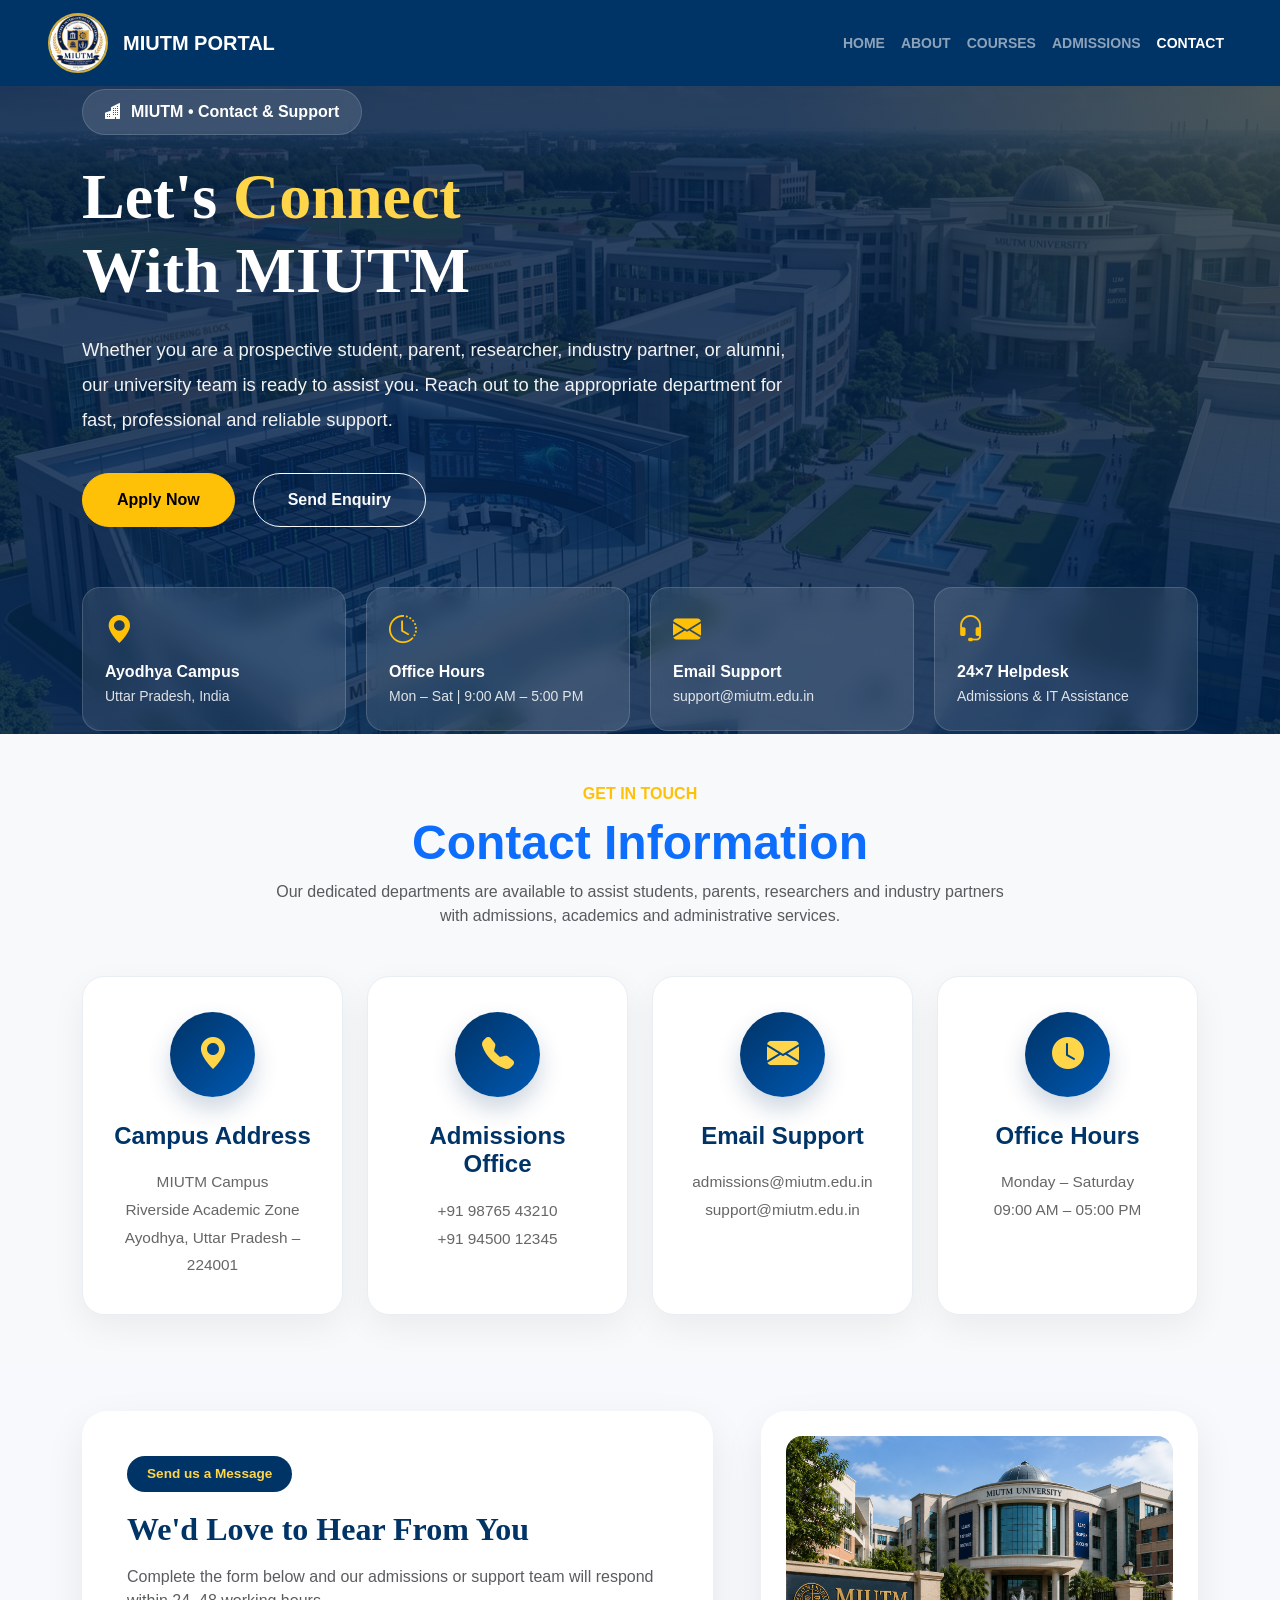
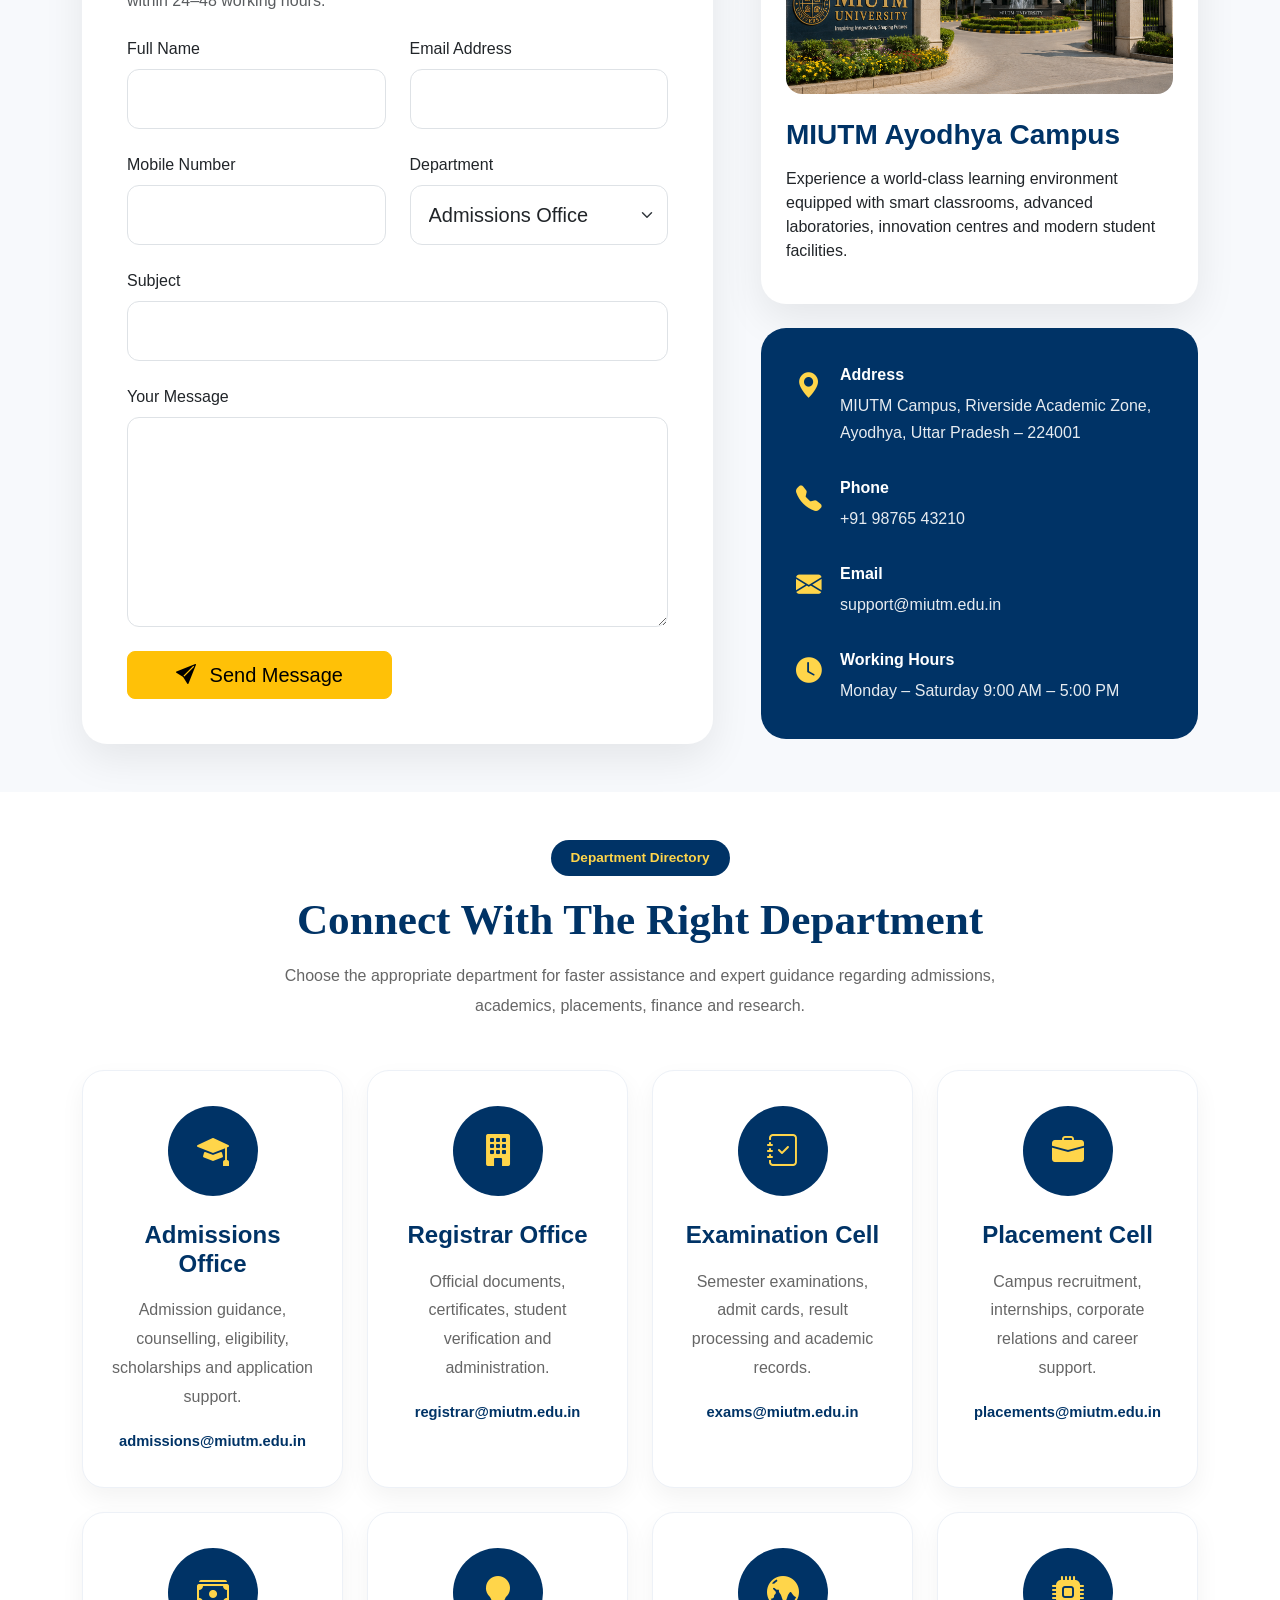
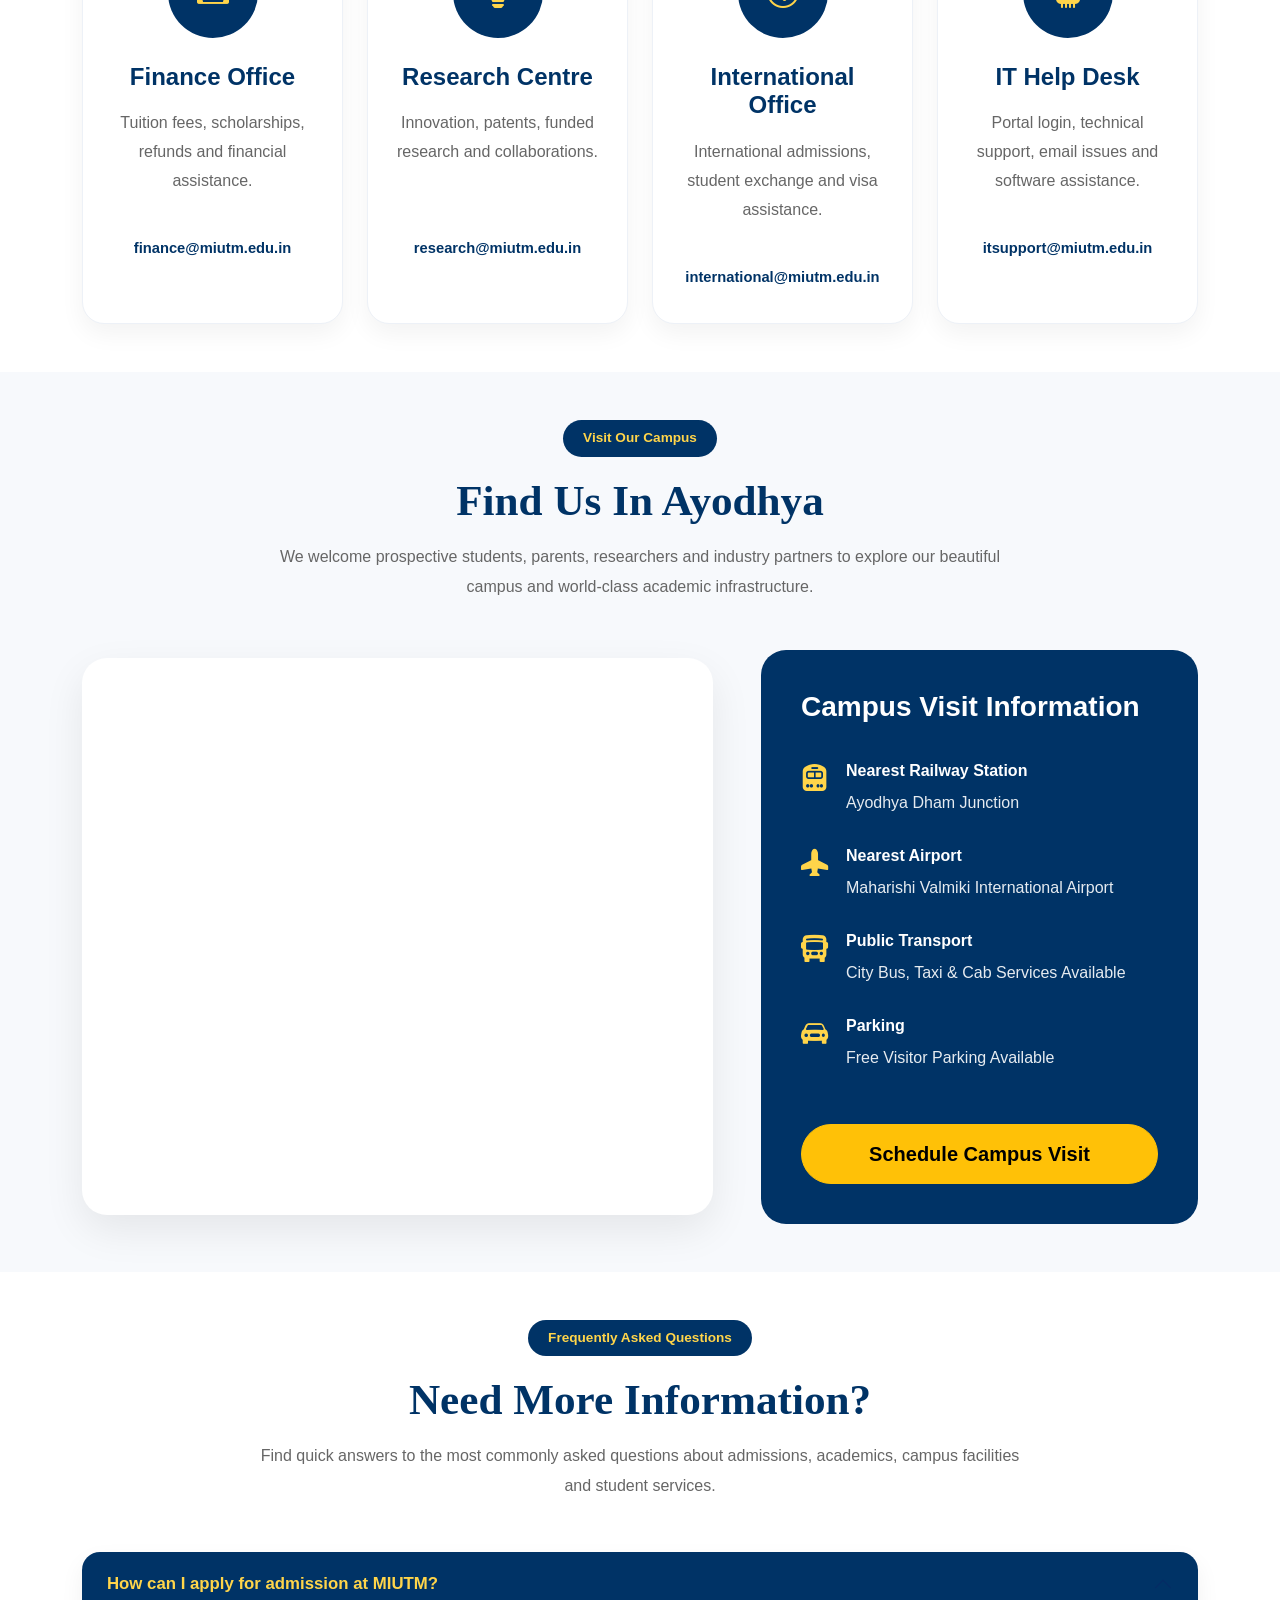
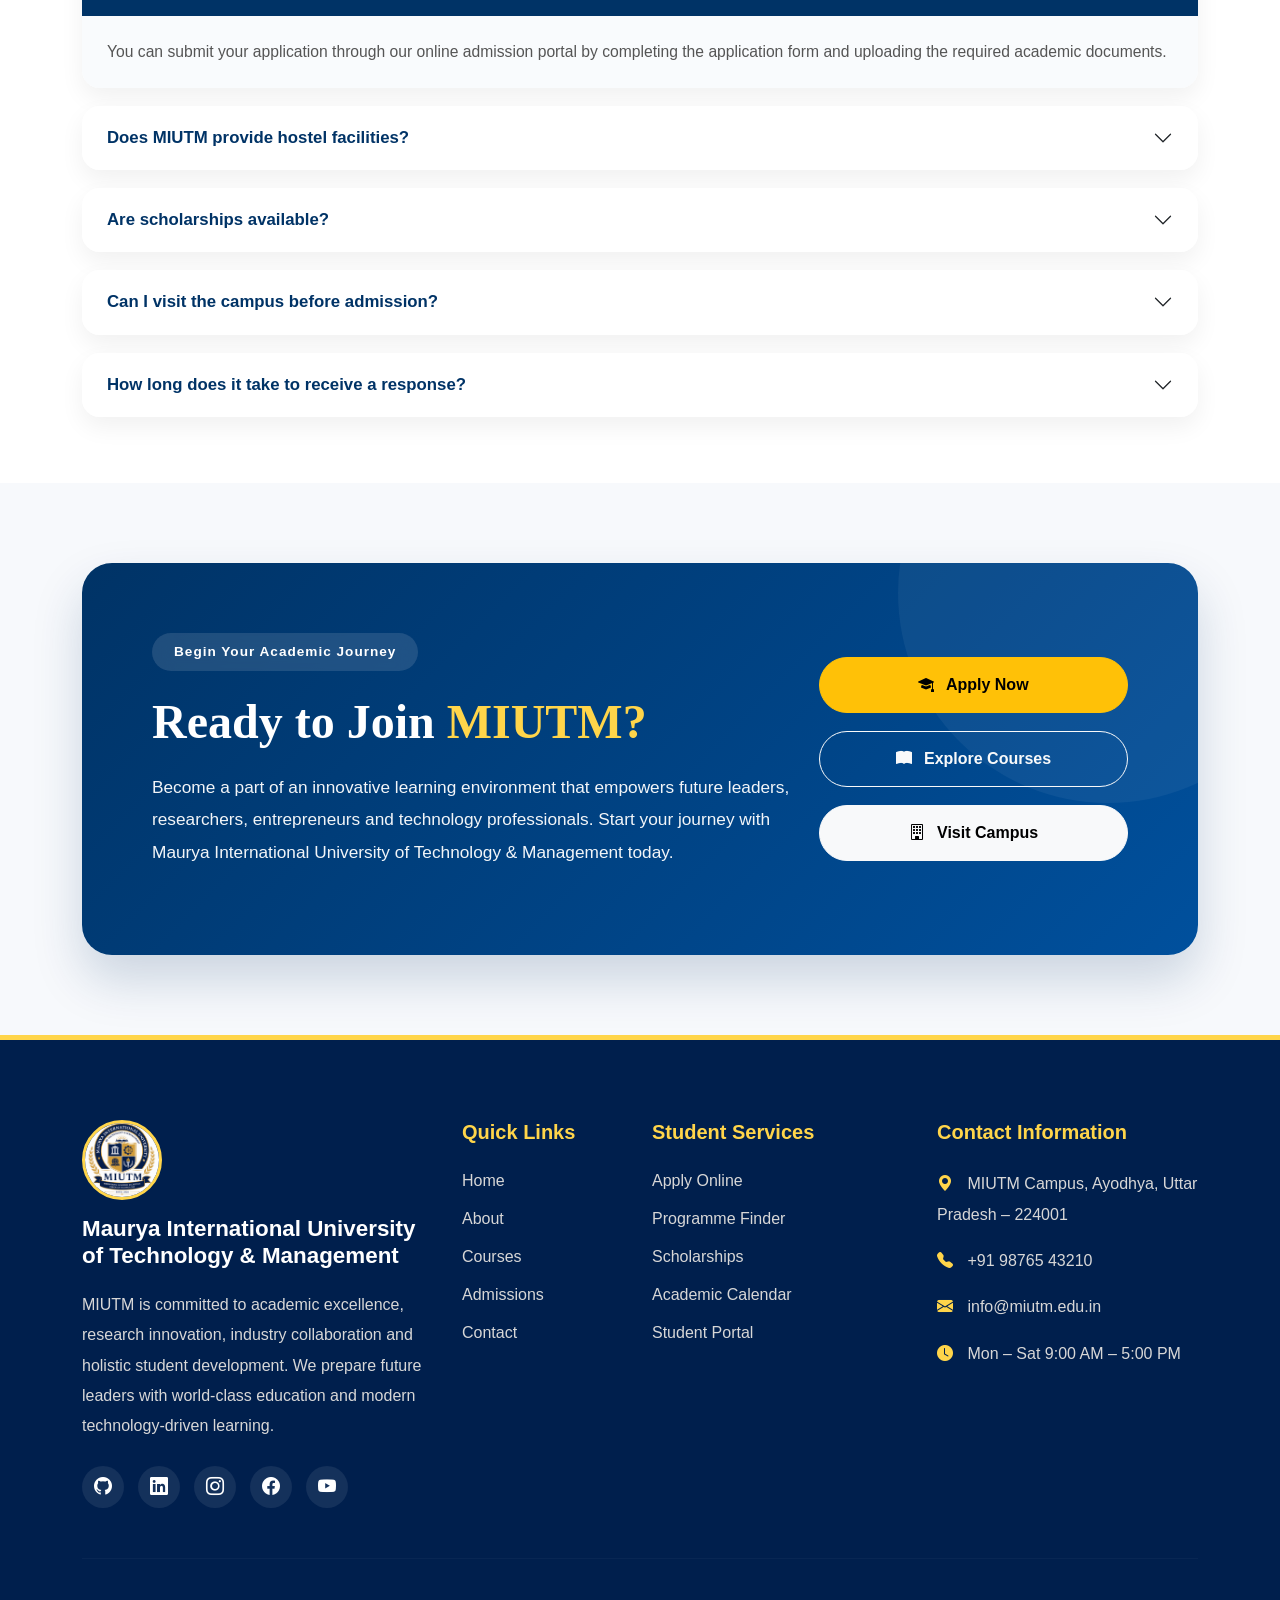
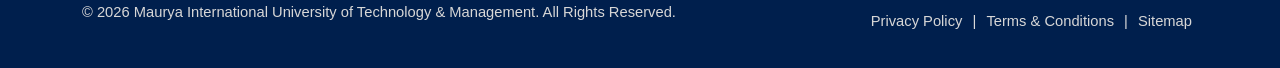
<file: templates/contact.html>
<!DOCTYPE html>
<html lang="en">
<head>
    <meta charset="UTF-8">
    <meta name="viewport" content="width=device-width, initial-scale=1.0">
    <title>Contact Board & Communications | MIUTM Portal</title>
    <link href="https://cdn.jsdelivr.net/npm/bootstrap@5.3.2/dist/css/bootstrap.min.css" rel="stylesheet">
    <link rel="stylesheet" href="https://cdn.jsdelivr.net/npm/bootstrap-icons@1.11.1/font/bootstrap-icons.css">
    <style>
        :root { --miutm-primary: #003366; --miutm-gold: #D4AF37; --miutm-dark: #001F4D; }
        body { background-color: #f4f6f9; font-family: 'Segoe UI', Tahoma, sans-serif; }
        
        /* NAVBAR LOGO FIX */
        .nav-logo { height: 60px; width: 60px; object-fit: cover; border-radius: 50%; border: 2px solid var(--miutm-gold); margin-right: 15px; }
        
        /* HERO */
        /* =====================================================
CONTACT PAGE HERO
===================================================== */

.hero-section{
    position:relative;
    min-height:72vh;
    display:flex;
    align-items:center;
    background:
        linear-gradient(
            rgba(0,28,65,.82),
            rgba(0,35,80,.82)
        ),
        url("/static/images/campus.png");
    background-size:cover;
    background-position:center;
    background-repeat:no-repeat;
    overflow:hidden;
}

.hero-section::before{
    content:"";
    position:absolute;
    inset:0;
    background:
    radial-gradient(circle at top right,
    rgba(212,175,55,.18),
    transparent 35%);
}

.hero-content{
    position:relative;
    z-index:2;
    color:#fff;
}

.hero-badge{

display:inline-flex;
align-items:center;
gap:10px;

padding:10px 22px;

background:rgba(255,255,255,.12);

backdrop-filter:blur(12px);

border:1px solid rgba(255,255,255,.15);

border-radius:50px;

font-weight:600;

margin-bottom:25px;

}

.hero-content h1{

font-size:4rem;

font-weight:800;

line-height:1.15;

margin-bottom:25px;

font-family:Georgia,serif;

}

.hero-content h1 span{

color:#FFD54A;

}

.hero-content p{

font-size:1.15rem;

line-height:1.9;

max-width:720px;

color:#f2f2f2;

margin-bottom:35px;

}

.hero-buttons{

display:flex;

gap:18px;

flex-wrap:wrap;

}

.hero-buttons .btn{

padding:14px 34px;

border-radius:40px;

font-weight:700;

}

.hero-info{

margin-top:60px;

display:grid;

grid-template-columns:repeat(4,1fr);

gap:20px;

}

.hero-info div{

background:rgba(255,255,255,.10);

backdrop-filter:blur(10px);

padding:22px;

border-radius:18px;

border:1px solid rgba(255,255,255,.15);

}

.hero-info strong{

display:block;

margin-top:8px;

font-size:1rem;

}

.hero-info small{

opacity:.85;

}

@media(max-width:992px){

.hero-section{

min-height:650px;

}

.hero-content{

text-align:center;

}

.hero-content h1{

font-size:2.7rem;

}

.hero-buttons{

justify-content:center;

}

.hero-info{

grid-template-columns:repeat(2,1fr);

}

}

@media(max-width:576px){

.hero-content h1{

font-size:2rem;

}

.hero-info{

grid-template-columns:1fr;

}

}
/* =====================================================
QUICK CONTACT CARDS
===================================================== */

.quick-contact-card{

background:#ffffff;

padding:35px 28px;

border-radius:22px;

text-align:center;

height:100%;

transition:.35s;

border:1px solid #e9eef5;

box-shadow:0 12px 35px rgba(0,0,0,.06);

}

.quick-contact-card:hover{

transform:translateY(-10px);

box-shadow:0 20px 40px rgba(0,51,102,.15);

border-color:#D4AF37;

}

.contact-icon{

width:85px;

height:85px;

margin:auto auto 25px;

border-radius:50%;

display:flex;

align-items:center;

justify-content:center;

font-size:2rem;

background:linear-gradient(135deg,#003366,#0059b3);

color:#FFD54A;

box-shadow:0 12px 25px rgba(0,51,102,.20);

}

.quick-contact-card h4{

font-weight:700;

margin-bottom:18px;

color:#003366;

}

.quick-contact-card p{

color:#666;

line-height:1.8;

margin:0;

font-size:.96rem;

}

@media(max-width:768px){

.quick-contact-card{

padding:28px;

}

}
/* ==========================================
CONTACT FORM
========================================== */

.contact-main-section{

background:#f7f9fc;

}

.contact-form-card{

background:#fff;

padding:45px;

border-radius:25px;

box-shadow:0 15px 40px rgba(0,0,0,.08);

}

.section-label{

display:inline-block;

background:#003366;

color:#FFD54A;

padding:8px 20px;

border-radius:40px;

font-size:.85rem;

font-weight:700;

margin-bottom:18px;

}

.contact-form-card h2{

font-weight:800;

color:#003366;

font-family:Georgia,serif;

}

.contact-form-card .form-control,

.contact-form-card .form-select{

border-radius:12px;

padding:14px 18px;

}

.contact-form-card .form-control:focus,

.contact-form-card .form-select:focus{

border-color:#003366;

box-shadow:0 0 0 .2rem rgba(0,51,102,.15);

}

.campus-card{

background:#fff;

padding:25px;

border-radius:25px;

box-shadow:0 15px 40px rgba(0,0,0,.08);

}

.campus-card h3{

color:#003366;

font-weight:700;

margin-bottom:15px;

}

.campus-info-card{

background:#003366;

color:white;

padding:35px;

border-radius:25px;

}

.info-item{

display:flex;

gap:18px;

margin-bottom:30px;

}

.info-item:last-child{

margin-bottom:0;

}

.info-item i{

font-size:1.6rem;

color:#FFD54A;

margin-top:4px;

}

.info-item strong{

display:block;

margin-bottom:5px;

}

.info-item span{

display:block;

opacity:.9;

line-height:1.7;

}

@media(max-width:992px){

.contact-form-card{

padding:30px;

}

.campus-info-card{

margin-top:20px;

}

}
/* ==========================================
DEPARTMENT DIRECTORY
========================================== */

.department-section{

background:#ffffff;

}

.department-title{

font-size:2.7rem;

font-weight:800;

font-family:Georgia,serif;

color:#003366;

margin-bottom:15px;

}

.department-subtitle{

max-width:760px;

margin:auto;

color:#666;

line-height:1.9;

}

.department-card{

background:#fff;

padding:35px 28px;

border-radius:22px;

height:100%;

text-align:center;

transition:.35s;

border:1px solid #edf1f7;

box-shadow:0 10px 25px rgba(0,0,0,.05);

}

.department-card:hover{

transform:translateY(-10px);

background:#003366;

}

.department-card:hover h4,

.department-card:hover p,

.department-card:hover span{

color:white;

}

.department-card:hover .department-icon{

background:#FFD54A;

color:#003366;

}

.department-icon{

width:90px;

height:90px;

margin:auto auto 25px;

display:flex;

align-items:center;

justify-content:center;

border-radius:50%;

font-size:2rem;

background:#003366;

color:#FFD54A;

transition:.35s;

}

.department-card h4{

font-weight:700;

margin-bottom:18px;

color:#003366;

}

.department-card p{

color:#666;

line-height:1.8;

min-height:110px;

}

.department-card span{

display:block;

margin-top:18px;

font-weight:700;

color:#003366;

font-size:.92rem;

word-break:break-word;

}

@media(max-width:768px){

.department-title{

font-size:2rem;

}

.department-card{

padding:28px;

}

.department-card p{

min-height:auto;

}

}
/* ==========================================
CAMPUS LOCATION
========================================== */

.campus-location-section{

background:#f7f9fc;

}

.location-title{

font-size:2.7rem;

font-family:Georgia,serif;

font-weight:800;

color:#003366;

margin-bottom:15px;

}

.location-subtitle{

max-width:760px;

margin:auto;

color:#666;

line-height:1.9;

}

.map-card{

background:white;

padding:15px;

border-radius:25px;

box-shadow:0 15px 40px rgba(0,0,0,.08);

}

.map-card iframe{

width:100%;

height:520px;

border:none;

border-radius:18px;

}

.visit-card{

background:#003366;

color:white;

padding:40px;

border-radius:25px;

height:100%;

}

.visit-card h3{

margin-bottom:35px;

font-weight:700;

}

.visit-item{

display:flex;

gap:18px;

margin-bottom:28px;

align-items:flex-start;

}

.visit-item:last-child{

margin-bottom:0;

}

.visit-item i{

font-size:1.7rem;

color:#FFD54A;

}

.visit-item strong{

display:block;

margin-bottom:6px;

}

.visit-item span{

display:block;

opacity:.9;

line-height:1.7;

}

.visit-card .btn{

font-weight:700;

border-radius:40px;

padding:14px;

}

@media(max-width:992px){

.map-card iframe{

height:400px;

}

.visit-card{

margin-top:25px;

}

}

@media(max-width:576px){

.location-title{

font-size:2rem;

}

.map-card iframe{

height:300px;

}

.visit-card{

padding:30px;

}

}
/* ==========================================
FAQ SECTION
========================================== */

.faq-section{

background:#ffffff;

}

.faq-title{

font-size:2.7rem;

font-weight:800;

font-family:Georgia,serif;

color:#003366;

margin-bottom:15px;

}

.faq-subtitle{

max-width:760px;

margin:auto;

color:#666;

line-height:1.9;

margin-bottom:50px;

}

.custom-faq .accordion-item{

border:none;

margin-bottom:18px;

border-radius:18px;

overflow:hidden;

box-shadow:0 10px 25px rgba(0,0,0,.06);

}

.custom-faq .accordion-button{

padding:22px 25px;

font-size:1.05rem;

font-weight:700;

background:#ffffff;

color:#003366;

box-shadow:none;

}

.custom-faq .accordion-button:not(.collapsed){

background:#003366;

color:#FFD54A;

}

.custom-faq .accordion-body{

padding:22px 25px;

font-size:.98rem;

line-height:1.8;

color:#555;

background:#f9fbfd;

}

.custom-faq .accordion-button:focus{

box-shadow:none;

}

@media(max-width:768px){

.faq-title{

font-size:2rem;

}

}
/* ==========================================
FINAL CTA
========================================== */

.contact-cta-section{

padding:80px 0;

background:#f7f9fc;

}

.cta-box{

background:
linear-gradient(
135deg,
#003366 0%,
#00509d 100%
);

border-radius:30px;

padding:70px;

overflow:hidden;

position:relative;

color:white;

box-shadow:0 25px 50px rgba(0,51,102,.18);

}

.cta-box::before{

content:"";

position:absolute;

width:420px;

height:420px;

background:rgba(255,255,255,.05);

border-radius:50%;

top:-180px;

right:-120px;

}

.cta-tag{

display:inline-block;

padding:9px 22px;

background:rgba(255,255,255,.12);

backdrop-filter:blur(10px);

border-radius:40px;

font-size:.85rem;

font-weight:700;

margin-bottom:22px;

letter-spacing:1px;

}

.cta-box h2{

font-size:3rem;

font-weight:800;

font-family:Georgia,serif;

margin-bottom:20px;

position:relative;

z-index:2;

}

.cta-box h2 span{

color:#FFD54A;

}

.cta-box p{

font-size:1.08rem;

line-height:1.9;

opacity:.95;

max-width:760px;

position:relative;

z-index:2;

}

.cta-buttons{

display:flex;

flex-direction:column;

gap:18px;

position:relative;

z-index:2;

}

.cta-buttons .btn{

padding:15px 28px;

border-radius:50px;

font-weight:700;

font-size:1rem;

transition:.35s;

}

.cta-buttons .btn:hover{

transform:translateY(-4px);

}

@media(max-width:992px){

.cta-box{

padding:45px;

text-align:center;

}

.cta-box h2{

font-size:2.3rem;

}

.cta-buttons{

margin-top:35px;

}

}

@media(max-width:576px){

.cta-box{

padding:35px 25px;

}

.cta-box h2{

font-size:1.9rem;

}

}
/* ==========================================
FOOTER
========================================== */

.footer-section{

background:#001F4D;

color:#d9d9d9;

padding:80px 0 25px;

border-top:5px solid #FFD54A;

position:relative;

}

.footer-logo{

width:80px;

height:80px;

border-radius:50%;

border:3px solid #FFD54A;

object-fit:cover;

}

.footer-section h4{

font-weight:700;

color:white;

margin-bottom:20px;

font-size:1.4rem;

}

.footer-section h5{

color:#FFD54A;

font-weight:700;

margin-bottom:25px;

}

.footer-section p{

line-height:1.9;

color:#d7d7d7;

}

.footer-section ul{

padding:0;

margin:0;

list-style:none;

}

.footer-section ul li{

margin-bottom:14px;

}

.footer-section ul li a{

text-decoration:none;

color:#d7d7d7;

transition:.3s;

}

.footer-section ul li a:hover{

color:#FFD54A;

padding-left:6px;

}

.social-links{

display:flex;

gap:14px;

}

.social-links a{

width:42px;

height:42px;

display:flex;

align-items:center;

justify-content:center;

border-radius:50%;

background:rgba(255,255,255,.08);

color:white;

font-size:18px;

transition:.35s;

text-decoration:none;

}

.social-links a:hover{

background:#FFD54A;

color:#003366;

transform:translateY(-5px);

}

.footer-contact i{

color:#FFD54A;

margin-right:10px;

}

.footer-bottom{

display:flex;

justify-content:space-between;

align-items:center;

flex-wrap:wrap;

padding-top:15px;

font-size:.92rem;

}

.footer-bottom a{

color:#d7d7d7;

text-decoration:none;

margin:0 6px;

}

.footer-bottom a:hover{

color:#FFD54A;

}

.footer-section hr{

border-color:rgba(255,255,255,.12);

margin:50px 0 25px;

}

/* Back To Top */

#backToTop{

position:fixed;

right:25px;

bottom:25px;

width:52px;

height:52px;

border:none;

border-radius:50%;

background:#FFD54A;

color:#003366;

font-size:22px;

font-weight:700;

cursor:pointer;

display:none;

box-shadow:0 10px 25px rgba(0,0,0,.25);

transition:.35s;

z-index:999;

}

#backToTop:hover{

transform:translateY(-5px);

}

@media(max-width:768px){

.footer-bottom{

text-align:center;

justify-content:center;

gap:12px;

}

.footer-section{

padding-top:60px;

}

}
    </style>
</head>
<body>

    <nav class="navbar navbar-expand-xl navbar-dark shadow-sm" style="background-color: var(--miutm-primary);">
        <div class="container-fluid px-5">
            <a class="navbar-brand d-flex align-items-center" href="/">
                <img src="/static/images/logo.png" class="nav-logo" alt="MIUTM Logo">
                <span class="fw-bold">MIUTM PORTAL</span>
            </a>
            <div class="collapse navbar-collapse" id="navContent">
                <ul class="navbar-nav ms-auto text-uppercase fw-bold small">
                    <li class="nav-item"><a class="nav-link" href="/">Home</a></li>
                    <li class="nav-item"><a class="nav-link" href="/about">About</a></li>
                    <li class="nav-item"><a class="nav-link" href="/courses">Courses</a></li>
                    <li class="nav-item"><a class="nav-link" href="/admission">Admissions</a></li>
                    <li class="nav-item"><a class="nav-link active" href="/contact">Contact</a></li>
                </ul>
            </div>
        </div>
    </nav>

    <!-- ==========================================
CONTACT HERO
========================================== -->

<section class="hero-section">

<div class="container">

<div class="hero-content">

<div class="hero-badge">

<i class="bi bi-buildings-fill"></i>

MIUTM • Contact & Support

</div>

<h1>

Let's <span>Connect</span><br>

With MIUTM

</h1>

<p>

Whether you are a prospective student, parent, researcher,
industry partner, or alumni, our university team is ready to
assist you. Reach out to the appropriate department for fast,
professional and reliable support.

</p>

<div class="hero-buttons">

<a href="/admission" class="btn btn-warning">

Apply Now

</a>

<a href="#contact-form"

class="btn btn-outline-light">

Send Enquiry

</a>

</div>

<div class="hero-info">

<div>

<i class="bi bi-geo-alt-fill fs-3 text-warning"></i>

<strong>Ayodhya Campus</strong>

<small>Uttar Pradesh, India</small>

</div>

<div>

<i class="bi bi-clock-history fs-3 text-warning"></i>

<strong>Office Hours</strong>

<small>Mon – Sat | 9:00 AM – 5:00 PM</small>

</div>

<div>

<i class="bi bi-envelope-fill fs-3 text-warning"></i>

<strong>Email Support</strong>

<small>support@miutm.edu.in</small>

</div>

<div>

<i class="bi bi-headset fs-3 text-warning"></i>

<strong>24×7 Helpdesk</strong>

<small>Admissions & IT Assistance</small>

</div>

</div>

</div>

</div>

</section>
<!-- ==========================================
SECTION 2 : QUICK CONTACT INFORMATION
========================================== -->

<section class="py-5 bg-light">

    <div class="container">

        <div class="text-center mb-5">

            <span class="text-uppercase fw-bold text-warning">
                Get In Touch
            </span>

            <h2 class="display-5 fw-bold text-primary mt-2">
                Contact Information
            </h2>

            <p class="text-muted col-lg-8 mx-auto">

                Our dedicated departments are available to assist students,
                parents, researchers and industry partners with admissions,
                academics and administrative services.

            </p>

        </div>

        <div class="row g-4">

            <!-- Card 1 -->

            <div class="col-lg-3 col-md-6">

                <div class="quick-contact-card h-100">

                    <div class="contact-icon">

                        <i class="bi bi-geo-alt-fill"></i>

                    </div>

                    <h4>Campus Address</h4>

                    <p>

                        MIUTM Campus<br>

                        Riverside Academic Zone<br>

                        Ayodhya, Uttar Pradesh – 224001

                    </p>

                </div>

            </div>

            <!-- Card 2 -->

            <div class="col-lg-3 col-md-6">

                <div class="quick-contact-card h-100">

                    <div class="contact-icon">

                        <i class="bi bi-telephone-fill"></i>

                    </div>

                    <h4>Admissions Office</h4>

                    <p>

                        +91 98765 43210<br>

                        +91 94500 12345

                    </p>

                </div>

            </div>

            <!-- Card 3 -->

            <div class="col-lg-3 col-md-6">

                <div class="quick-contact-card h-100">

                    <div class="contact-icon">

                        <i class="bi bi-envelope-fill"></i>

                    </div>

                    <h4>Email Support</h4>

                    <p>

                        admissions@miutm.edu.in<br>

                        support@miutm.edu.in

                    </p>

                </div>

            </div>

            <!-- Card 4 -->

            <div class="col-lg-3 col-md-6">

                <div class="quick-contact-card h-100">

                    <div class="contact-icon">

                        <i class="bi bi-clock-fill"></i>

                    </div>

                    <h4>Office Hours</h4>

                    <p>

                        Monday – Saturday<br>

                        09:00 AM – 05:00 PM

                    </p>

                </div>

            </div>

        </div>

    </div>

</section>
<!-- ==========================================
SECTION 3 : CONTACT FORM
========================================== -->

<section class="contact-main-section py-5" id="contact-form">

    <div class="container">

        <div class="row g-5 align-items-start">

            <!-- ========================= -->
            <!-- LEFT -->
            <!-- ========================= -->

            <div class="col-lg-7">

                <div class="contact-form-card">

                    <span class="section-label">

                        Send us a Message

                    </span>

                    <h2 class="mb-3">

                        We'd Love to Hear From You

                    </h2>

                    <p class="text-muted mb-4">

                        Complete the form below and our admissions or support
                        team will respond within 24–48 working hours.

                    </p>

                    <form action="/contact" method="POST">

                        <div class="row g-4">

                            <div class="col-md-6">

                                <label class="form-label">

                                    Full Name

                                </label>

                                <input
                                type="text"
                                class="form-control form-control-lg"
                                name="name"
                                required>

                            </div>

                            <div class="col-md-6">

                                <label class="form-label">

                                    Email Address

                                </label>

                                <input
                                type="email"
                                class="form-control form-control-lg"
                                name="email"
                                required>

                            </div>

                            <div class="col-md-6">

                                <label class="form-label">

                                    Mobile Number

                                </label>

                                <input
                                type="tel"
                                class="form-control form-control-lg"
                                name="phone">

                            </div>

                            <div class="col-md-6">

                                <label class="form-label">

                                    Department

                                </label>

                                <select
                                class="form-select form-select-lg"
                                name="department">

                                    <option>

                                        Admissions Office

                                    </option>

                                    <option>

                                        Examination Cell

                                    </option>

                                    <option>

                                        Registrar Office

                                    </option>

                                    <option>

                                        Placement Cell

                                    </option>

                                    <option>

                                        IT Help Desk

                                    </option>

                                    <option>

                                        Research Office

                                    </option>

                                </select>

                            </div>

                            <div class="col-12">

                                <label class="form-label">

                                    Subject

                                </label>

                                <input
                                type="text"
                                class="form-control form-control-lg"
                                name="subject">

                            </div>

                            <div class="col-12">

                                <label class="form-label">

                                    Your Message

                                </label>

                                <textarea
                                rows="6"
                                class="form-control form-control-lg"
                                name="message"
                                required></textarea>

                            </div>

                            <div class="col-12">

                                <button
                                class="btn btn-warning btn-lg px-5">

                                    <i class="bi bi-send-fill me-2"></i>

                                    Send Message

                                </button>

                            </div>

                        </div>

                    </form>

                </div>

            </div>

            <!-- ========================= -->
            <!-- RIGHT -->
            <!-- ========================= -->

            <div class="col-lg-5">

                <div class="campus-card mb-4">

                    <img
                    src="/static/images/miutm-campus.png"
                    class="img-fluid rounded-4 mb-4">

                    <h3>

                        MIUTM Ayodhya Campus

                    </h3>

                    <p>

                        Experience a world-class learning environment equipped
                        with smart classrooms, advanced laboratories,
                        innovation centres and modern student facilities.

                    </p>

                </div>

                <div class="campus-info-card">

                    <div class="info-item">

                        <i class="bi bi-geo-alt-fill"></i>

                        <div>

                            <strong>

                                Address

                            </strong>

                            <span>

                                MIUTM Campus,
                                Riverside Academic Zone,
                                Ayodhya,
                                Uttar Pradesh – 224001

                            </span>

                        </div>

                    </div>

                    <div class="info-item">

                        <i class="bi bi-telephone-fill"></i>

                        <div>

                            <strong>

                                Phone

                            </strong>

                            <span>

                                +91 98765 43210

                            </span>

                        </div>

                    </div>

                    <div class="info-item">

                        <i class="bi bi-envelope-fill"></i>

                        <div>

                            <strong>

                                Email

                            </strong>

                            <span>

                                support@miutm.edu.in

                            </span>

                        </div>

                    </div>

                    <div class="info-item">

                        <i class="bi bi-clock-fill"></i>

                        <div>

                            <strong>

                                Working Hours

                            </strong>

                            <span>

                                Monday – Saturday
                                9:00 AM – 5:00 PM

                            </span>

                        </div>

                    </div>

                </div>

            </div>

        </div>

    </div>

</section>
 <!-- ==========================================
SECTION 4 : DEPARTMENT DIRECTORY
========================================== -->

<section class="department-section py-5">

    <div class="container">

        <div class="text-center mb-5">

            <span class="section-label">

                Department Directory

            </span>

            <h2 class="department-title">

                Connect With The Right Department

            </h2>

            <p class="department-subtitle">

                Choose the appropriate department for faster assistance and
                expert guidance regarding admissions, academics, placements,
                finance and research.

            </p>

        </div>

        <div class="row g-4">

            <!-- Admissions -->

            <div class="col-lg-3 col-md-6">

                <div class="department-card">

                    <div class="department-icon">

                        <i class="bi bi-mortarboard-fill"></i>

                    </div>

                    <h4>Admissions Office</h4>

                    <p>

                        Admission guidance, counselling,
                        eligibility, scholarships and application support.

                    </p>

                    <span>

                        admissions@miutm.edu.in

                    </span>

                </div>

            </div>

            <!-- Registrar -->

            <div class="col-lg-3 col-md-6">

                <div class="department-card">

                    <div class="department-icon">

                        <i class="bi bi-building-fill"></i>

                    </div>

                    <h4>Registrar Office</h4>

                    <p>

                        Official documents,
                        certificates,
                        student verification
                        and administration.

                    </p>

                    <span>

                        registrar@miutm.edu.in

                    </span>

                </div>

            </div>

            <!-- Examination -->

            <div class="col-lg-3 col-md-6">

                <div class="department-card">

                    <div class="department-icon">

                        <i class="bi bi-journal-check"></i>

                    </div>

                    <h4>Examination Cell</h4>

                    <p>

                        Semester examinations,
                        admit cards,
                        result processing
                        and academic records.

                    </p>

                    <span>

                        exams@miutm.edu.in

                    </span>

                </div>

            </div>

            <!-- Placement -->

            <div class="col-lg-3 col-md-6">

                <div class="department-card">

                    <div class="department-icon">

                        <i class="bi bi-briefcase-fill"></i>

                    </div>

                    <h4>Placement Cell</h4>

                    <p>

                        Campus recruitment,
                        internships,
                        corporate relations
                        and career support.

                    </p>

                    <span>

                        placements@miutm.edu.in

                    </span>

                </div>

            </div>

            <!-- Finance -->

            <div class="col-lg-3 col-md-6">

                <div class="department-card">

                    <div class="department-icon">

                        <i class="bi bi-cash-stack"></i>

                    </div>

                    <h4>Finance Office</h4>

                    <p>

                        Tuition fees,
                        scholarships,
                        refunds
                        and financial assistance.

                    </p>

                    <span>

                        finance@miutm.edu.in

                    </span>

                </div>

            </div>

            <!-- Research -->

            <div class="col-lg-3 col-md-6">

                <div class="department-card">

                    <div class="department-icon">

                        <i class="bi bi-lightbulb-fill"></i>

                    </div>

                    <h4>Research Centre</h4>

                    <p>

                        Innovation,
                        patents,
                        funded research
                        and collaborations.

                    </p>

                    <span>

                        research@miutm.edu.in

                    </span>

                </div>

            </div>

            <!-- International -->

            <div class="col-lg-3 col-md-6">

                <div class="department-card">

                    <div class="department-icon">

                        <i class="bi bi-globe-central-south-asia"></i>

                    </div>

                    <h4>International Office</h4>

                    <p>

                        International admissions,
                        student exchange
                        and visa assistance.

                    </p>

                    <span>

                        international@miutm.edu.in

                    </span>

                </div>

            </div>

            <!-- IT -->

            <div class="col-lg-3 col-md-6">

                <div class="department-card">

                    <div class="department-icon">

                        <i class="bi bi-cpu-fill"></i>

                    </div>

                    <h4>IT Help Desk</h4>

                    <p>

                        Portal login,
                        technical support,
                        email issues
                        and software assistance.

                    </p>

                    <span>

                        itsupport@miutm.edu.in

                    </span>

                </div>

            </div>

        </div>

    </div>

</section>
<!-- ==========================================
SECTION 5 : CAMPUS LOCATION
========================================== -->

<section class="campus-location-section py-5">

    <div class="container">

        <div class="text-center mb-5">

            <span class="section-label">

                Visit Our Campus

            </span>

            <h2 class="location-title">

                Find Us In Ayodhya

            </h2>

            <p class="location-subtitle">

                We welcome prospective students, parents, researchers and
                industry partners to explore our beautiful campus and
                world-class academic infrastructure.

            </p>

        </div>

        <div class="row g-5 align-items-center">

            <!-- Google Map -->

            <div class="col-lg-7">

                <div class="map-card">

                    <iframe
                        src="https://www.google.com/maps?q=Ayodhya,Uttar+Pradesh&output=embed"
                        allowfullscreen=""
                        loading="lazy">
                    </iframe>

                </div>

            </div>

            <!-- Campus Visit Information -->

            <div class="col-lg-5">

                <div class="visit-card">

                    <h3>

                        Campus Visit Information

                    </h3>

                    <div class="visit-item">

                        <i class="bi bi-train-front-fill"></i>

                        <div>

                            <strong>

                                Nearest Railway Station

                            </strong>

                            <span>

                                Ayodhya Dham Junction

                            </span>

                        </div>

                    </div>

                    <div class="visit-item">

                        <i class="bi bi-airplane-fill"></i>

                        <div>

                            <strong>

                                Nearest Airport

                            </strong>

                            <span>

                                Maharishi Valmiki International Airport

                            </span>

                        </div>

                    </div>

                    <div class="visit-item">

                        <i class="bi bi-bus-front-fill"></i>

                        <div>

                            <strong>

                                Public Transport

                            </strong>

                            <span>

                                City Bus, Taxi & Cab Services Available

                            </span>

                        </div>

                    </div>

                    <div class="visit-item">

                        <i class="bi bi-car-front-fill"></i>

                        <div>

                            <strong>

                                Parking

                            </strong>

                            <span>

                                Free Visitor Parking Available

                            </span>

                        </div>

                    </div>

                    <a href="/admission"
                       class="btn btn-warning btn-lg w-100 mt-4">

                        Schedule Campus Visit

                    </a>

                </div>

            </div>

        </div>

    </div>

</section>
<!-- ==========================================
SECTION 6 : FAQ
========================================== -->

<section class="faq-section py-5">

    <div class="container">

        <div class="text-center mb-5">

            <span class="section-label">

                Frequently Asked Questions

            </span>

            <h2 class="faq-title">

                Need More Information?

            </h2>

            <p class="faq-subtitle">

                Find quick answers to the most commonly asked questions about
                admissions, academics, campus facilities and student services.

            </p>

        </div>

        <div class="accordion custom-faq" id="faqAccordion">

            <!-- FAQ 1 -->

            <div class="accordion-item">

                <h2 class="accordion-header">

                    <button class="accordion-button"

                            type="button"

                            data-bs-toggle="collapse"

                            data-bs-target="#faq1">

                        How can I apply for admission at MIUTM?

                    </button>

                </h2>

                <div id="faq1"

                     class="accordion-collapse collapse show"

                     data-bs-parent="#faqAccordion">

                    <div class="accordion-body">

                        You can submit your application through our online
                        admission portal by completing the application form
                        and uploading the required academic documents.

                    </div>

                </div>

            </div>

            <!-- FAQ 2 -->

            <div class="accordion-item">

                <h2 class="accordion-header">

                    <button class="accordion-button collapsed"

                            type="button"

                            data-bs-toggle="collapse"

                            data-bs-target="#faq2">

                        Does MIUTM provide hostel facilities?

                    </button>

                </h2>

                <div id="faq2"

                     class="accordion-collapse collapse"

                     data-bs-parent="#faqAccordion">

                    <div class="accordion-body">

                        Yes. Separate hostel accommodation is available for
                        boys and girls with Wi-Fi, security, dining,
                        recreational areas and medical assistance.

                    </div>

                </div>

            </div>

            <!-- FAQ 3 -->

            <div class="accordion-item">

                <h2 class="accordion-header">

                    <button class="accordion-button collapsed"

                            type="button"

                            data-bs-toggle="collapse"

                            data-bs-target="#faq3">

                        Are scholarships available?

                    </button>

                </h2>

                <div id="faq3"

                     class="accordion-collapse collapse"

                     data-bs-parent="#faqAccordion">

                    <div class="accordion-body">

                        Merit-based, need-based and government scholarship
                        schemes are available for eligible students.

                    </div>

                </div>

            </div>

            <!-- FAQ 4 -->

            <div class="accordion-item">

                <h2 class="accordion-header">

                    <button class="accordion-button collapsed"

                            type="button"

                            data-bs-toggle="collapse"

                            data-bs-target="#faq4">

                        Can I visit the campus before admission?

                    </button>

                </h2>

                <div id="faq4"

                     class="accordion-collapse collapse"

                     data-bs-parent="#faqAccordion">

                    <div class="accordion-body">

                        Absolutely. You can schedule a campus visit through
                        the Admissions Office or Contact Page.

                    </div>

                </div>

            </div>

            <!-- FAQ 5 -->

            <div class="accordion-item">

                <h2 class="accordion-header">

                    <button class="accordion-button collapsed"

                            type="button"

                            data-bs-toggle="collapse"

                            data-bs-target="#faq5">

                        How long does it take to receive a response?

                    </button>

                </h2>

                <div id="faq5"

                     class="accordion-collapse collapse"

                     data-bs-parent="#faqAccordion">

                    <div class="accordion-body">

                        Our admissions and support teams generally respond
                        within 24–48 working hours after receiving your enquiry.

                    </div>

                </div>

            </div>

        </div>

    </div>

</section>
<!-- ==========================================
SECTION 7 : FINAL CTA
========================================== -->

<section class="contact-cta-section">

    <div class="container">

        <div class="cta-box">

            <div class="row align-items-center">

                <div class="col-lg-8">

                    <span class="cta-tag">

                        Begin Your Academic Journey

                    </span>

                    <h2>

                        Ready to Join
                        <span>MIUTM?</span>

                    </h2>

                    <p>

                        Become a part of an innovative learning environment
                        that empowers future leaders, researchers,
                        entrepreneurs and technology professionals.
                        Start your journey with Maurya International
                        University of Technology & Management today.

                    </p>

                </div>

                <div class="col-lg-4 text-lg-end mt-4 mt-lg-0">

                    <div class="cta-buttons">

                        <a href="/admission"
                           class="btn btn-warning btn-lg">

                            <i class="bi bi-mortarboard-fill me-2"></i>

                            Apply Now

                        </a>

                        <a href="/courses"
                           class="btn btn-outline-light btn-lg">

                            <i class="bi bi-book-fill me-2"></i>

                            Explore Courses

                        </a>

                        <a href="/about"
                           class="btn btn-light btn-lg">

                            <i class="bi bi-building me-2"></i>

                            Visit Campus

                        </a>

                    </div>

                </div>

            </div>

        </div>

    </div>

</section>
   <!-- ==========================================
FOOTER
========================================== -->

<footer class="footer-section">

    <div class="container">

        <div class="row gy-5">

            <!-- University -->

            <div class="col-lg-4">

                <img
                src="/static/images/logo.png"
                class="footer-logo mb-3"
                alt="MIUTM">

                <h4>

                    Maurya International University of
                    Technology & Management

                </h4>

                <p>

                    MIUTM is committed to academic excellence,
                    research innovation, industry collaboration and
                    holistic student development. We prepare future
                    leaders with world-class education and modern
                    technology-driven learning.

                </p>

                <div class="social-links mt-4">

    <a href="https://github.com/Nitin765kumar"
       target="_blank">

        <i class="bi bi-github"></i>

    </a>

    <a href="https://linkedin.com/in/nitinkumar25"
       target="_blank">

        <i class="bi bi-linkedin"></i>

    </a>

    <a href="#"
       target="_blank">

        <i class="bi bi-instagram"></i>

    </a>

    <a href="#"
       target="_blank">

        <i class="bi bi-facebook"></i>

    </a>

    <a href="https://www.youtube.com/@nitinkumar8487"
       target="_blank">

        <i class="bi bi-youtube"></i>

    </a>

</div>

            </div>

            <!-- Quick Links -->

            <div class="col-lg-2 col-md-6">

                <h5>

                    Quick Links

                </h5>

                <ul>

                    <li><a href="/">Home</a></li>

                    <li><a href="/about">About</a></li>

                    <li><a href="/courses">Courses</a></li>

                    <li><a href="/admission">Admissions</a></li>

                    <li><a href="/contact">Contact</a></li>

                </ul>

            </div>

            <!-- Student Services -->

            <div class="col-lg-3 col-md-6">

                <h5>

                    Student Services

                </h5>

                <ul>

                    <li><a href="/admission">Apply Online</a></li>

                    <li><a href="/courses">Programme Finder</a></li>

                    <li><a href="#">Scholarships</a></li>

                    <li><a href="#">Academic Calendar</a></li>

                    <li><a href="#">Student Portal</a></li>

                </ul>

            </div>

            <!-- Contact -->

            <div class="col-lg-3">

                <h5>

                    Contact Information

                </h5>

                <div class="footer-contact">

                    <p>

                        <i class="bi bi-geo-alt-fill"></i>

                        MIUTM Campus,
                        Ayodhya,
                        Uttar Pradesh – 224001

                    </p>

                    <p>

                        <i class="bi bi-telephone-fill"></i>

                        +91 98765 43210

                    </p>

                    <p>

                        <i class="bi bi-envelope-fill"></i>

                        info@miutm.edu.in

                    </p>

                    <p>

                        <i class="bi bi-clock-fill"></i>

                        Mon – Sat
                        9:00 AM – 5:00 PM

                    </p>

                </div>

            </div>

        </div>

        <hr>

        <div class="footer-bottom">

            <p>

                © 2026 Maurya International University of Technology &
                Management. All Rights Reserved.

            </p>

            <div>

    <a href="#"
       data-bs-toggle="modal"
       data-bs-target="#privacyModal">

        Privacy Policy

    </a>

    |

    <a href="#"
       data-bs-toggle="modal"
       data-bs-target="#termsModal">

        Terms & Conditions

    </a>

    |

    <a href="#"
       data-bs-toggle="modal"
       data-bs-target="#sitemapModal">

        Sitemap

    </a>

</div>

        </div>

    </div>

</footer>
<!-- ==========================================
PRIVACY POLICY MODAL
========================================== -->

<div class="modal fade"
     id="privacyModal"
     tabindex="-1"
     aria-hidden="true">

    <div class="modal-dialog modal-xl modal-dialog-scrollable modal-dialog-centered">

        <div class="modal-content privacy-modal">

            <div class="modal-header">

                <h3>

                    <i class="bi bi-shield-lock-fill me-2"></i>

                    Privacy Policy

                </h3>

                <button
                    type="button"
                    class="btn-close btn-close-white"
                    data-bs-dismiss="modal">

                </button>

            </div>

            <div class="modal-body">

                <h5>1. Information We Collect</h5>

                <p>

                    Maurya International University of Technology &
                    Management (MIUTM) collects personal information
                    submitted through admission forms, enquiry forms,
                    scholarship applications and other official
                    communication channels.

                </p>

                <ul>

                    <li>Full Name</li>

                    <li>Email Address</li>

                    <li>Phone Number</li>

                    <li>Academic Qualifications</li>

                    <li>Programme Preferences</li>

                    <li>Documents uploaded during admission</li>

                </ul>

                <hr>

                <h5>2. Purpose of Data Collection</h5>

                <p>

                    Information is collected solely for admission,
                    counselling, student support, academic management,
                    examination services and institutional communication.

                </p>

                <hr>

                <h5>3. Data Security</h5>

                <p>

                    MIUTM uses secure database infrastructure and modern
                    security practices to protect student information.
                    Personal information is never intentionally disclosed
                    to unauthorized third parties.

                </p>

                <hr>

                <h5>4. Cookies</h5>

                <p>

                    The university portal may use cookies to improve
                    navigation, remember preferences and enhance user
                    experience.

                </p>

                <hr>

                <h5>5. Third-Party Services</h5>

                <p>

                    Certain services such as Google Maps, payment
                    gateways or analytics platforms may have their own
                    privacy policies.

                </p>

                <hr>

                <h5>6. Student Rights</h5>

                <ul>

                    <li>Request correction of submitted information.</li>

                    <li>Request deletion where legally applicable.</li>

                    <li>Access institutional records.</li>

                    <li>Contact the university regarding data usage.</li>

                </ul>

                <hr>

                <h5>7. Contact</h5>

                <p>

                    Questions regarding privacy may be directed to

                    <strong>

                        privacy@miutm.edu.in

                    </strong>

                </p>

            </div>

        </div>

    </div>

</div>
<!-- ==========================================
TERMS & CONDITIONS MODAL
========================================== -->

<div class="modal fade"
     id="termsModal"
     tabindex="-1"
     aria-hidden="true">

    <div class="modal-dialog modal-xl modal-dialog-scrollable modal-dialog-centered">

        <div class="modal-content privacy-modal">

            <div class="modal-header">

                <h3>

                    <i class="bi bi-file-earmark-text-fill me-2"></i>

                    Terms & Conditions

                </h3>

                <button
                    type="button"
                    class="btn-close btn-close-white"
                    data-bs-dismiss="modal">
                </button>

            </div>

            <div class="modal-body">

                <h5>1. Acceptance of Terms</h5>

                <p>

                    By accessing or using the Maurya International
                    University of Technology & Management (MIUTM)
                    website, you acknowledge that you have read,
                    understood and agreed to comply with these
                    Terms & Conditions.

                </p>

                <hr>

                <h5>2. Admission Policy</h5>

                <p>

                    Submission of an online application does not
                    guarantee admission. Admission is strictly based
                    on eligibility criteria, document verification,
                    seat availability and the University's admission
                    regulations.

                </p>

                <hr>

                <h5>3. Accuracy of Information</h5>

                <p>

                    Applicants are responsible for ensuring that all
                    information submitted is complete, accurate and
                    authentic. Submission of false or misleading
                    information may result in rejection of admission
                    or cancellation of enrollment.

                </p>

                <hr>

                <h5>4. Fee Payment</h5>

                <p>

                    Tuition fees, registration charges and other
                    institutional payments must be made through
                    officially approved payment channels.
                    Fee policies, refund rules and payment schedules
                    shall be governed by the University's financial
                    regulations.

                </p>

                <hr>

                <h5>5. Intellectual Property</h5>

                <p>

                    All content available on this website including
                    text, graphics, logos, photographs, software,
                    icons and branding materials are the intellectual
                    property of MIUTM unless otherwise stated.
                    Unauthorized reproduction or distribution is
                    prohibited.

                </p>

                <hr>

                <h5>6. Student Conduct</h5>

                <ul>

                    <li>Maintain academic honesty and integrity.</li>

                    <li>Follow all university rules and regulations.</li>

                    <li>Respect faculty, staff and fellow students.</li>

                    <li>Avoid misuse of university digital resources.</li>

                    <li>Comply with examination policies.</li>

                </ul>

                <hr>

                <h5>7. Website Usage</h5>

                <p>

                    Users shall not attempt to compromise the security,
                    integrity or availability of this website through
                    unauthorized access, malicious software,
                    automated attacks or any unlawful activity.

                </p>

                <hr>

                <h5>8. Limitation of Liability</h5>

                <p>

                    While MIUTM makes every effort to ensure the
                    accuracy of information published on this website,
                    the University reserves the right to modify,
                    update or remove any information without prior
                    notice.

                </p>

                <hr>

                <h5>9. Changes to Terms</h5>

                <p>

                    The University reserves the right to revise these
                    Terms & Conditions at any time.
                    Continued use of this website constitutes
                    acceptance of the revised terms.

                </p>

                <hr>

                <h5>10. Governing Law</h5>

                <p>

                    These Terms & Conditions shall be governed by
                    the applicable laws of the Republic of India.
                    Any disputes arising from the use of this website
                    shall be subject to the jurisdiction of the
                    competent courts located in Uttar Pradesh.

                </p>

                <hr>

                <h5>11. Contact</h5>

                <p>

                    For any questions regarding these Terms &
                    Conditions, please contact

                    <strong>

                        legal@miutm.edu.in

                    </strong>

                </p>

            </div>

        </div>

    </div>

</div>

<button id="backToTop">

    <i class="bi bi-arrow-up"></i>

</button>

    <script src="https://cdn.jsdelivr.net/npm/bootstrap@5.3.2/dist/js/bootstrap.bundle.min.js"></script>
</body>
</html>
</file>
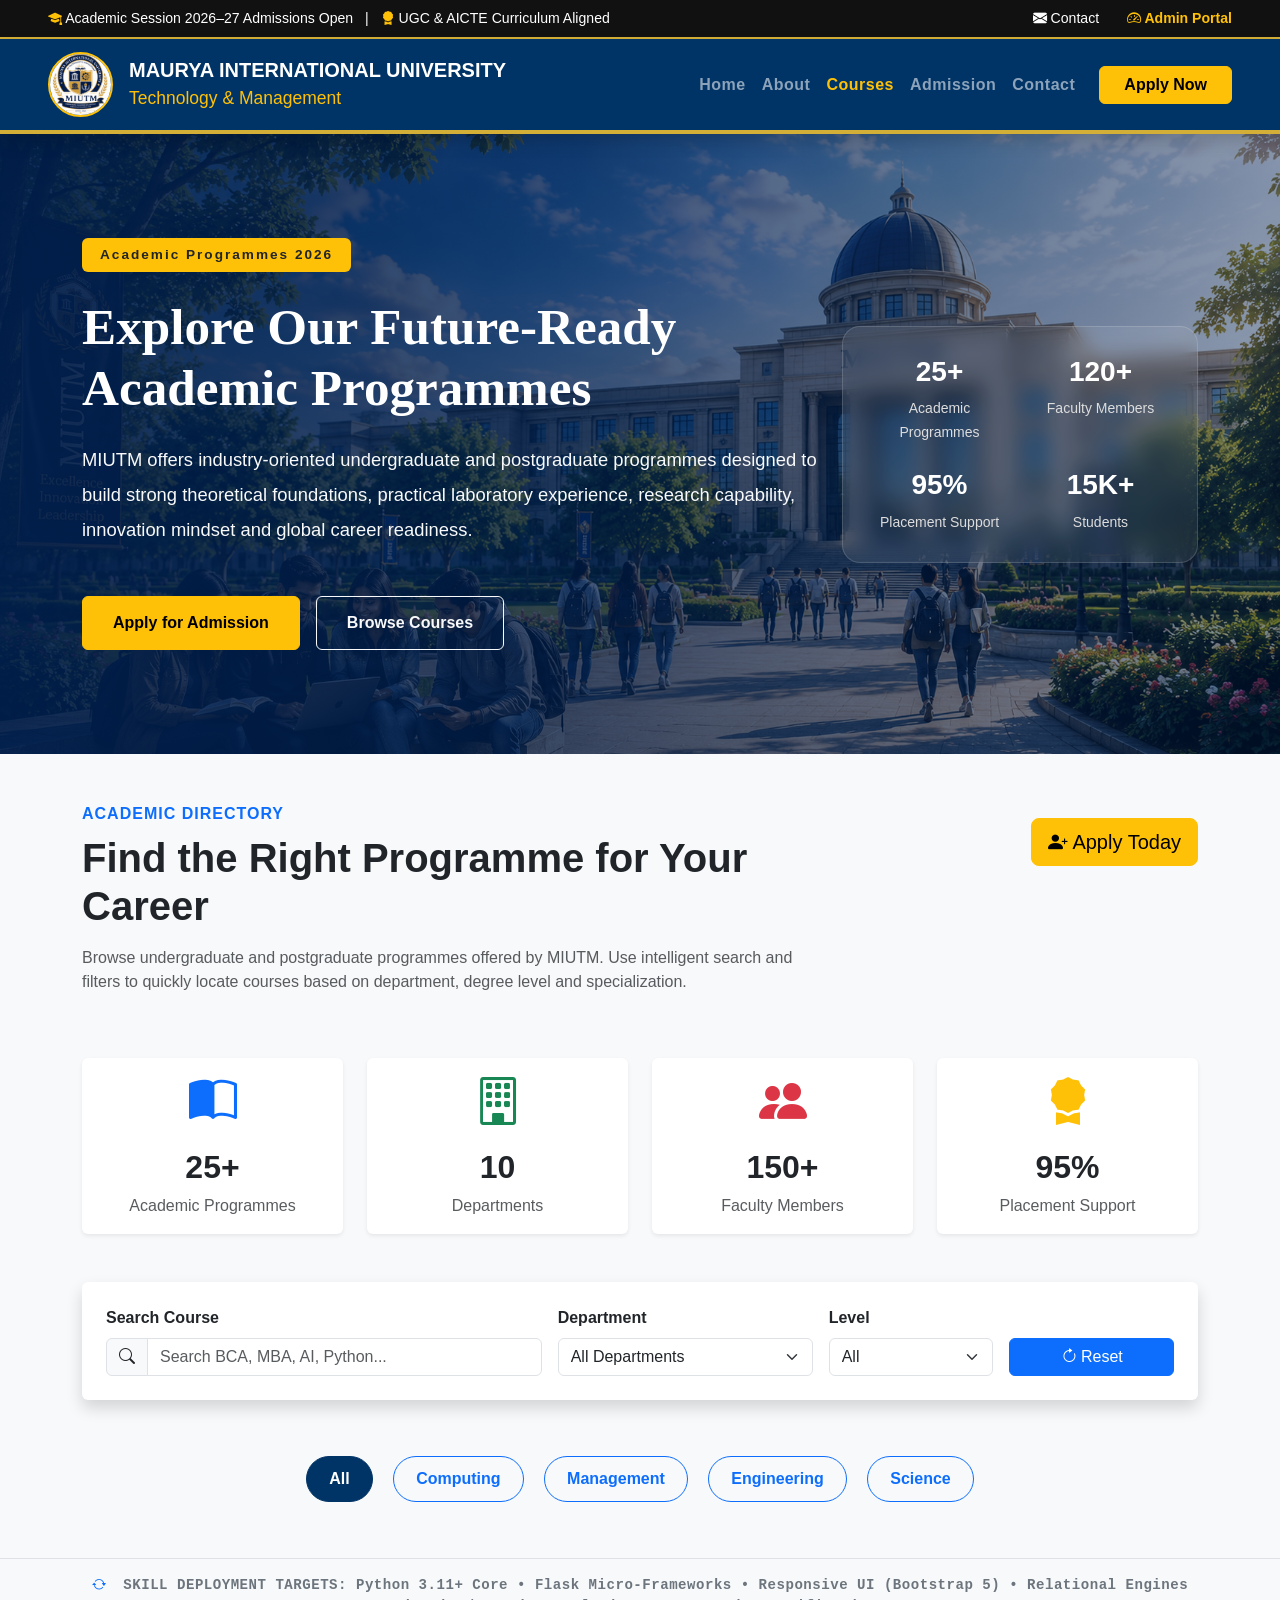
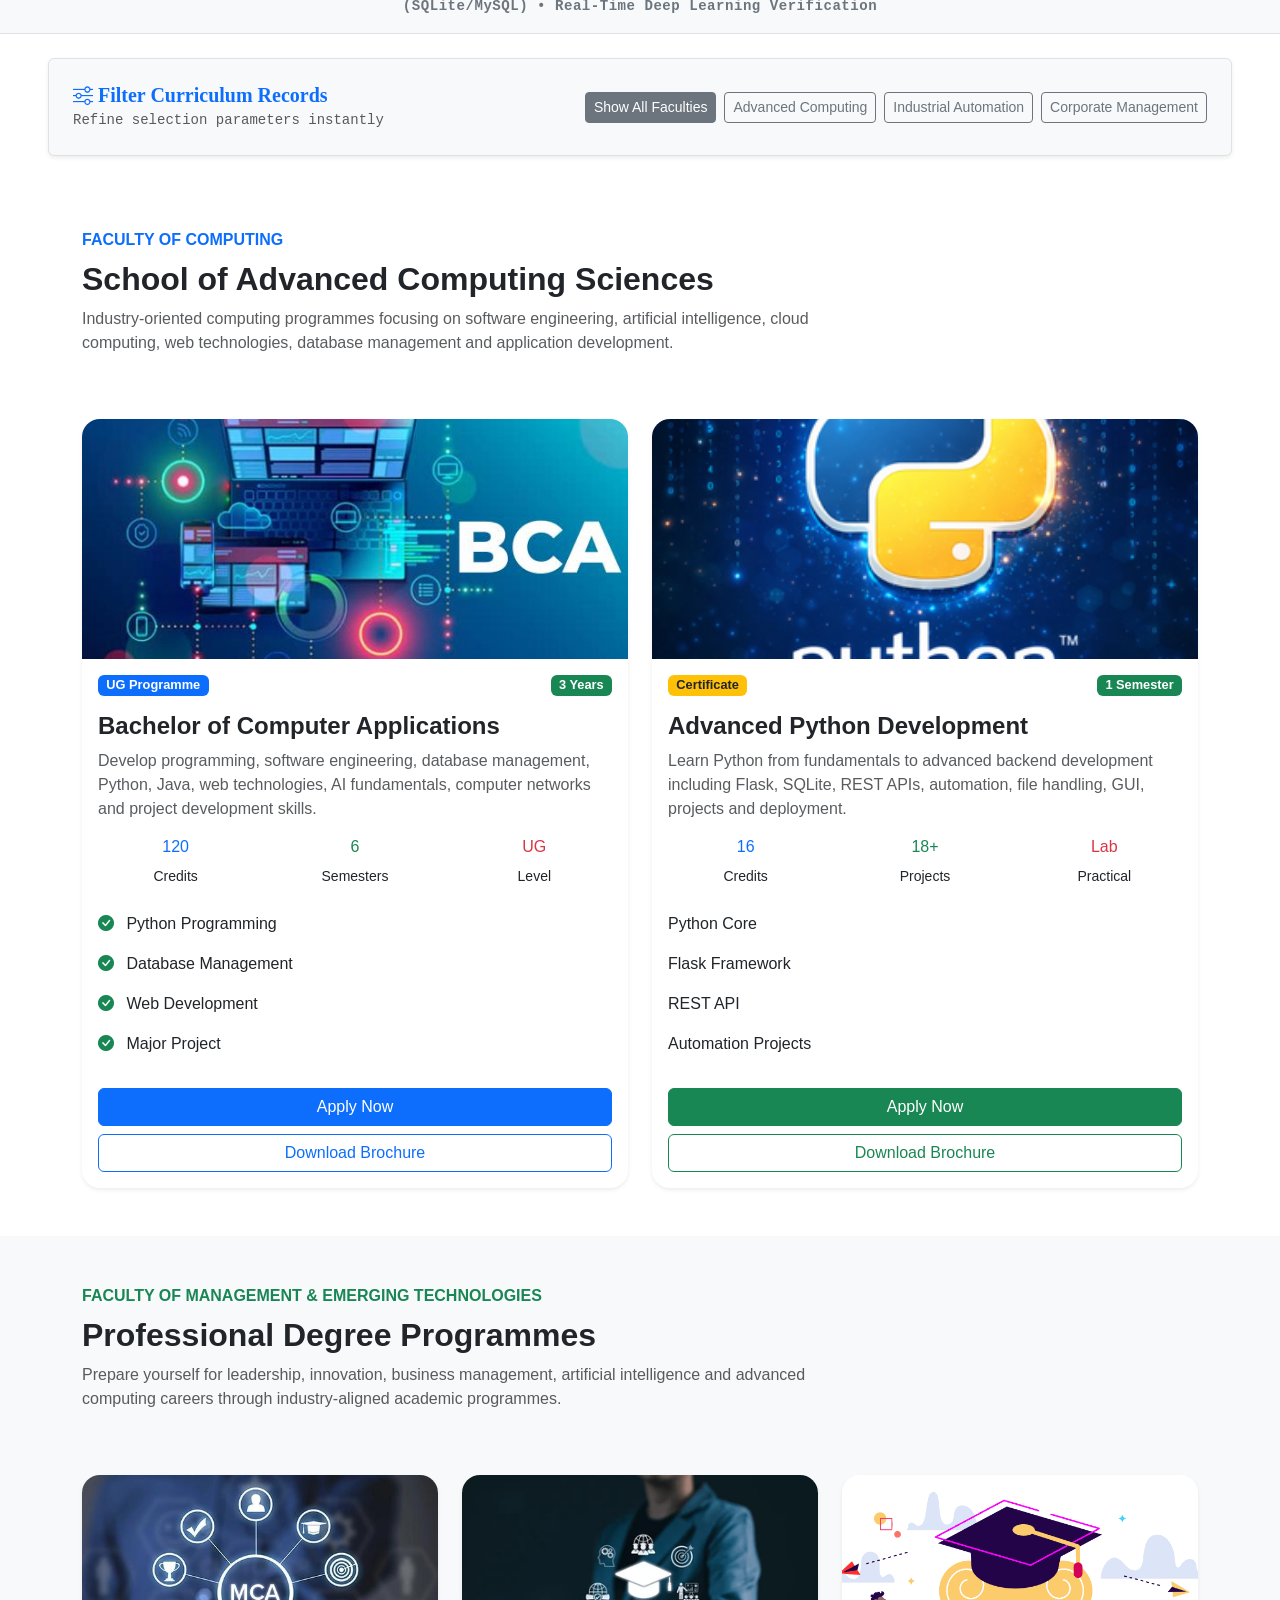
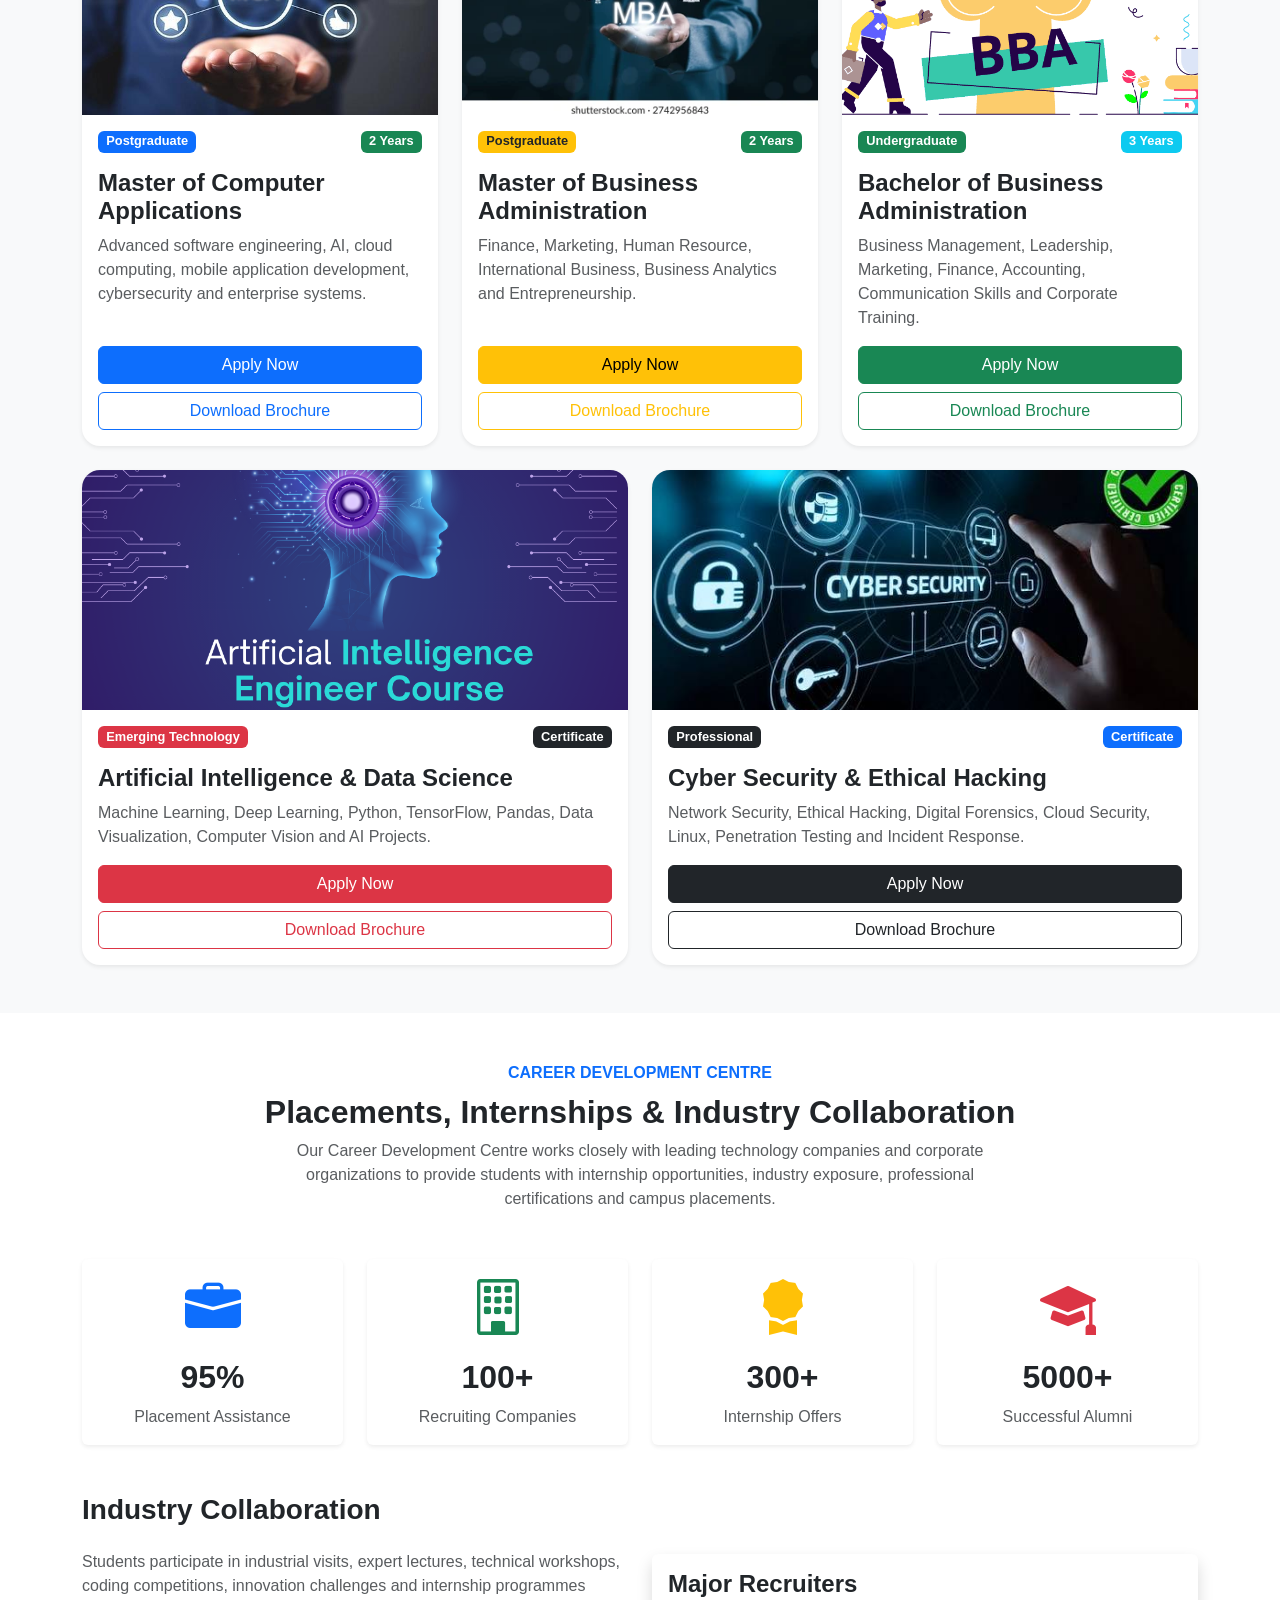
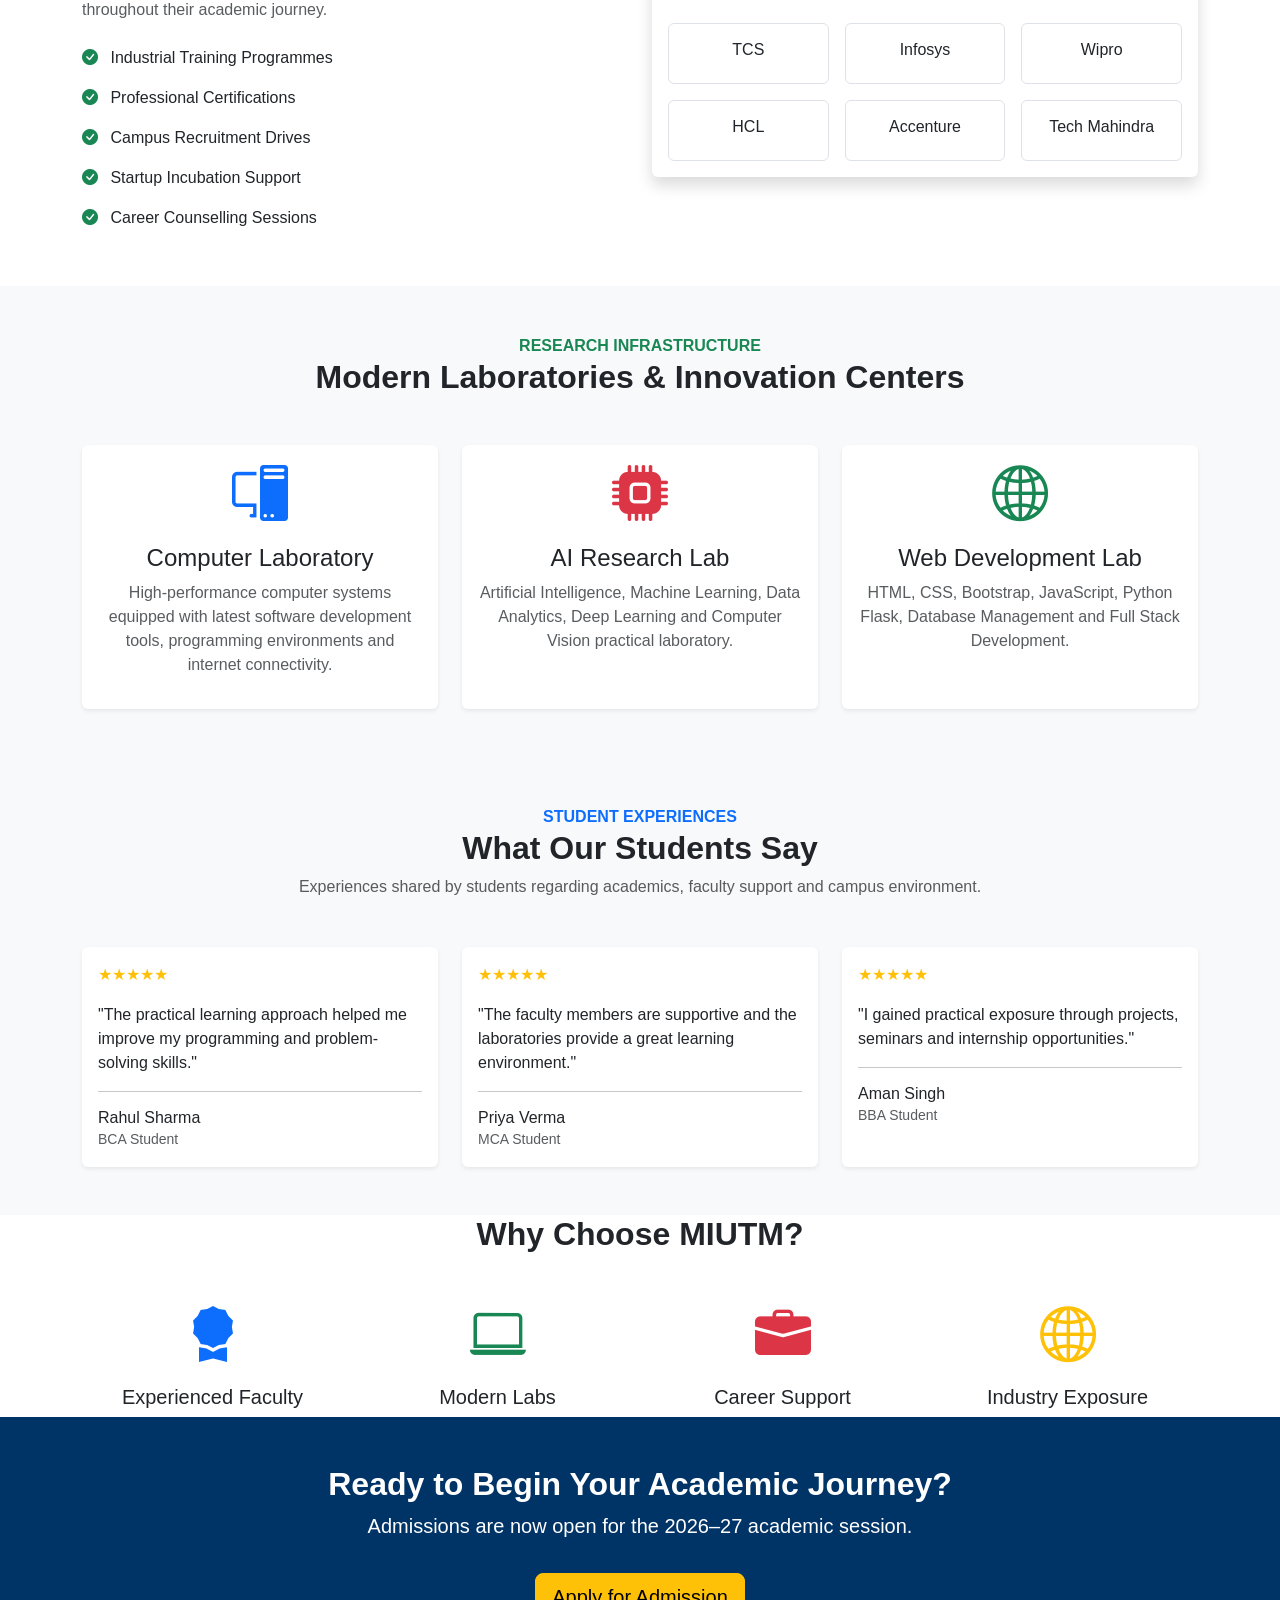
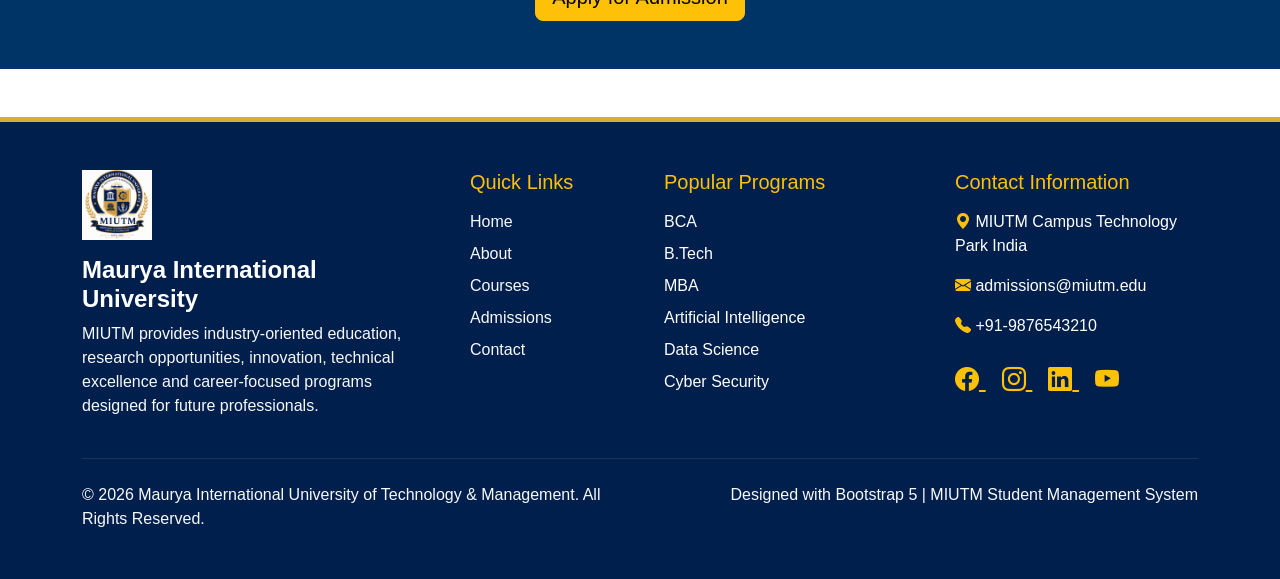
<file: templates/courses.html>
<!DOCTYPE html>
<html lang="en">

<head>

<meta charset="UTF-8">

<meta
      name="viewport"
      content="width=device-width, initial-scale=1.0">

<meta
      name="description"
      content="Explore undergraduate and postgraduate academic programmes offered by Maurya International University of Technology & Management.">

<meta
      name="keywords"
      content="MIUTM Courses, BCA, BBA, MCA, MBA, Engineering, Admission">

<meta
      name="author"
      content="MIUTM">

<title>
Academic Programmes | Maurya International University of Technology & Management
</title>

<link
href="https://cdn.jsdelivr.net/npm/bootstrap@5.3.2/dist/css/bootstrap.min.css"
rel="stylesheet">

<link
rel="stylesheet"
href="https://cdn.jsdelivr.net/npm/bootstrap-icons@1.11.1/font/bootstrap-icons.css">

<style>

:root{

--primary:#003366;
--secondary:#001B44;
--gold:#D4AF37;
--light:#F8F9FA;
--text:#212529;
--success:#198754;

}

html{

scroll-behavior:smooth;

}

body{

font-family:'Segoe UI',Tahoma,Geneva,Verdana,sans-serif;
background:#fff;
color:var(--text);
overflow-x:hidden;

}

.text-justify{

text-align:justify;

}

.hover-gold:hover{

color:var(--gold)!important;
transition:.3s;

}

.tracking{

letter-spacing:1px;

}

.hero-section{

min-height:620px;

background:

linear-gradient(

90deg,

rgba(0,31,77,.93),

rgba(0,31,77,.72),

rgba(0,31,77,.45)

),

url("/static/images/course.png");

background-size:cover;

background-position:center;

display:flex;

align-items:center;

}

.hero-badge{

font-size:.85rem;

letter-spacing:2px;

padding:10px 18px;

}

.hero-title{

font-size:3.2rem;

font-weight:800;

line-height:1.2;

font-family:Georgia,serif;

}

.hero-text{

font-size:1.15rem;

line-height:1.9;

max-width:760px;

}

.hero-buttons .btn{

padding:14px 30px;

font-weight:600;

}

.hero-card{

background:rgba(255,255,255,.08);

backdrop-filter:blur(10px);

border:1px solid rgba(255,255,255,.15);

border-radius:18px;

padding:28px;

}

.quick-stat{

text-align:center;

}

.quick-stat h3{

font-weight:700;

color:white;

}

.quick-stat small{

color:#ddd;

}

.top-bar{

background:#111;

border-bottom:2px solid var(--gold);

font-size:.88rem;

}

.navbar{

background:var(--primary);

border-bottom:4px solid var(--gold);

}

.nav-link{

font-weight:600;

letter-spacing:.5px;

}

.nav-link:hover{

color:var(--gold)!important;

}

@media(max-width:992px){

.hero-title{

font-size:2.2rem;

}

.hero-section{

min-height:auto;

padding:90px 0;

}

}
.dept-btn{

padding:10px 22px;

border-radius:30px;

font-weight:600;

transition:.3s;

}

.dept-btn.active{

background:#003366;

color:white;

border-color:#003366;

}

.dept-btn:hover{

transform:translateY(-3px);

}

.card{

transition:.35s;

}

.card:hover{

transform:translateY(-5px);

}
.course-card{

overflow:hidden;

border-radius:18px;

transition:.35s;

}

.course-card img{

height:240px;

object-fit:cover;

transition:.5s;

}

.course-card:hover img{

transform:scale(1.05);

}

.course-card:hover{

transform:translateY(-8px);

box-shadow:0 18px 40px rgba(0,0,0,.18);

}

.list-group-item{

border:none;

padding-left:0;

}

.course-card .badge{

font-size:.8rem;

}
.course-card,
.card{

transition:.35s;

}

.card:hover{

transform:translateY(-8px);

box-shadow:0 15px 35px rgba(0,0,0,.12);

}

.list-group-item{

border:none;

padding-left:0;

}

</style>

</head>

<body>

<!-- ========================= -->
<!-- TOP INFORMATION BAR -->
<!-- ========================= -->

<div class="top-bar py-2 text-white">

<div class="container-fluid px-lg-5">

<div class="d-flex flex-column flex-lg-row justify-content-between align-items-center">

<div>

<i class="bi bi-mortarboard-fill text-warning"></i>

Academic Session 2026–27 Admissions Open

<span class="mx-2 d-none d-lg-inline">|</span>

<i class="bi bi-award-fill text-warning"></i>

UGC & AICTE Curriculum Aligned

</div>

<div class="mt-2 mt-lg-0">

<a
href="/contact"
class="text-white text-decoration-none hover-gold me-4">

<i class="bi bi-envelope-fill"></i>

Contact

</a>

<a
href="/admin"
class="text-warning text-decoration-none fw-semibold">

<i class="bi bi-speedometer2"></i>

Admin Portal

</a>

</div>

</div>

</div>

</div>

<!-- ========================= -->
<!-- NAVBAR -->
<!-- ========================= -->

<nav class="navbar navbar-expand-lg navbar-dark sticky-top shadow">

<div class="container-fluid px-lg-5">

<a
class="navbar-brand d-flex align-items-center"
href="/">

<img

src="/static/images/logo.png"

class="rounded-circle border border-warning border-2 me-3"

width="65"

height="65">

<div>

<h5 class="mb-0 fw-bold">

MAURYA INTERNATIONAL UNIVERSITY

</h5>

<small class="text-warning">

Technology & Management

</small>

</div>

</a>

<button

class="navbar-toggler"

type="button"

data-bs-toggle="collapse"

data-bs-target="#navbarCourses">

<span class="navbar-toggler-icon"></span>

</button>

<div
class="collapse navbar-collapse"
id="navbarCourses">

<ul class="navbar-nav ms-auto align-items-lg-center">

<li class="nav-item">

<a class="nav-link" href="/">

Home

</a>

</li>

<li class="nav-item">

<a class="nav-link" href="/about">

About

</a>

</li>

<li class="nav-item">

<a class="nav-link active text-warning" href="/courses">

Courses

</a>

</li>

<li class="nav-item">

<a class="nav-link" href="/admission">

Admission

</a>

</li>

<li class="nav-item">

<a class="nav-link" href="/contact">

Contact

</a>

</li>

<li class="nav-item ms-lg-3">

<a

href="/admission"

class="btn btn-warning px-4 fw-bold">

Apply Now

</a>

</li>

</ul>

</div>

</div>

</nav>

<!-- ========================= -->
<!-- HERO SECTION -->
<!-- ========================= -->

<section class="hero-section">

<div class="container">

<div class="row align-items-center">

<div class="col-lg-8">

<span class="badge bg-warning text-dark hero-badge mb-4">

Academic Programmes 2026

</span>

<h1 class="hero-title text-white mb-4">

Explore Our Future-Ready Academic Programmes

</h1>

<p class="hero-text text-light mb-5">

MIUTM offers industry-oriented undergraduate and postgraduate
programmes designed to build strong theoretical foundations,
practical laboratory experience, research capability,
innovation mindset and global career readiness.

</p>

<div class="hero-buttons d-flex flex-wrap gap-3">

<a
href="/admission"
class="btn btn-warning">

Apply for Admission

</a>

<a
href="#courseSection"
class="btn btn-outline-light">

Browse Courses

</a>

</div>

</div>

<div class="col-lg-4 mt-5 mt-lg-0">

<div class="hero-card">

<div class="row g-4">

<div class="col-6 quick-stat">

<h3>

25+

</h3>

<small>

Academic Programmes

</small>

</div>

<div class="col-6 quick-stat">

<h3>

120+

</h3>

<small>

Faculty Members

</small>

</div>

<div class="col-6 quick-stat">

<h3>

95%

</h3>

<small>

Placement Support

</small>

</div>

<div class="col-6 quick-stat">

<h3>

15K+

</h3>

<small>

Students

</small>

</div>

</div>

</div>

</div>

</div>

</div>

</section>
<!-- ================================================= -->
<!-- SECTION : COURSE SEARCH & QUICK OVERVIEW -->
<!-- ================================================= -->

<section class="py-5 bg-light" id="courseSection">

<div class="container">

<div class="row mb-5">

<div class="col-lg-8">

<span class="text-uppercase text-primary fw-bold tracking">

Academic Directory

</span>

<h2 class="fw-bold display-6 mt-2">

Find the Right Programme for Your Career

</h2>

<p class="text-muted mt-3">

Browse undergraduate and postgraduate programmes offered by MIUTM.
Use intelligent search and filters to quickly locate courses based on
department, degree level and specialization.

</p>

</div>

<div class="col-lg-4 text-lg-end">

<a href="/admission"

class="btn btn-warning btn-lg mt-3">

<i class="bi bi-person-plus-fill"></i>

Apply Today

</a>

</div>

</div>

<!-- Statistics -->

<div class="row g-4 mb-5">

<div class="col-lg-3 col-md-6">

<div class="card border-0 shadow-sm text-center h-100">

<div class="card-body">

<i class="bi bi-book-half display-5 text-primary"></i>

<h2 class="fw-bold mt-3">

25+

</h2>

<p class="text-muted mb-0">

Academic Programmes

</p>

</div>

</div>

</div>

<div class="col-lg-3 col-md-6">

<div class="card border-0 shadow-sm text-center h-100">

<div class="card-body">

<i class="bi bi-building display-5 text-success"></i>

<h2 class="fw-bold mt-3">

10

</h2>

<p class="text-muted mb-0">

Departments

</p>

</div>

</div>

</div>

<div class="col-lg-3 col-md-6">

<div class="card border-0 shadow-sm text-center h-100">

<div class="card-body">

<i class="bi bi-people-fill display-5 text-danger"></i>

<h2 class="fw-bold mt-3">

150+

</h2>

<p class="text-muted mb-0">

Faculty Members

</p>

</div>

</div>

</div>

<div class="col-lg-3 col-md-6">

<div class="card border-0 shadow-sm text-center h-100">

<div class="card-body">

<i class="bi bi-award-fill display-5 text-warning"></i>

<h2 class="fw-bold mt-3">

95%

</h2>

<p class="text-muted mb-0">

Placement Support

</p>

</div>

</div>

</div>

</div>

<!-- Search -->

<div class="card shadow border-0">

<div class="card-body p-4">

<div class="row g-3">

<div class="col-lg-5">

<label class="form-label fw-semibold">

Search Course

</label>

<div class="input-group">

<span class="input-group-text">

<i class="bi bi-search"></i>

</span>

<input

type="text"

class="form-control"

id="courseSearch"

placeholder="Search BCA, MBA, AI, Python...">

</div>

</div>

<div class="col-lg-3">

<label class="form-label fw-semibold">

Department

</label>

<select

class="form-select"

id="departmentFilter">

<option value="all">

All Departments

</option>

<option value="computing">

Computing

</option>

<option value="management">

Management

</option>

<option value="engineering">

Engineering

</option>

<option value="science">

Science

</option>

</select>

</div>

<div class="col-lg-2">

<label class="form-label fw-semibold">

Level

</label>

<select

class="form-select"

id="levelFilter">

<option value="all">

All

</option>

<option value="ug">

UG

</option>

<option value="pg">

PG

</option>

<option value="certificate">

Certificate

</option>

</select>

</div>

<div class="col-lg-2 d-grid">

<label class="form-label opacity-0">

Button

</label>

<button

class="btn btn-primary"

id="resetFilter">

<i class="bi bi-arrow-clockwise"></i>

Reset

</button>

</div>

</div>

</div>

</div>

<!-- Department Quick Buttons -->

<div class="text-center mt-5">

<button class="btn btn-outline-primary m-2 dept-btn active"

data-filter="all">

All

</button>

<button class="btn btn-outline-primary m-2 dept-btn"

data-filter="computing">

Computing

</button>

<button class="btn btn-outline-primary m-2 dept-btn"

data-filter="management">

Management

</button>

<button class="btn btn-outline-primary m-2 dept-btn"

data-filter="engineering">

Engineering

</button>

<button class="btn btn-outline-primary m-2 dept-btn"

data-filter="science">

Science

</button>

</div>

</div>

</section>

    <!-- SECTION 5: LIVE GLOBAL INDUSTRY SKILL SYNCHRONIZATION TICKER -->
    <section class="py-3 bg-light text-center border-top border-bottom px-4">
        <div class="container-fluid">
            <p class="mb-0 text-secondary font-monospace fw-bold" style="font-size:0.88rem; letter-spacing:0.5px;">
                <i class="bi bi-arrow-repeat text-primary animation-spin me-2"></i> SKILL DEPLOYMENT TARGETS: Python 3.11+ Core • Flask Micro-Frameworks • Responsive UI (Bootstrap 5) • Relational Engines (SQLite/MySQL) • Real-Time Deep Learning Verification
            </p>
        </div>
    </section>

    <!-- SECTION 6: CURRICULUM SEARCH, FILTERING & QUERY CONSOLE UI -->
    <section class="py-4 bg-white container-fluid px-5">
        <div class="p-4 rounded shadow-sm border bg-light">
            <div class="row g-3 align-items-center">
                <div class="col-xl-4 col-lg-12">
                    <h5 class="mb-0 text-primary fw-bold" style="font-family:'Georgia', serif;"><i class="bi bi-sliders"></i> Filter Curriculum Records</h5>
                    <small class="text-muted font-monospace">Refine selection parameters instantly</small>
                </div>
                <div class="col-xl-8 col-lg-12 text-xl-end">
                    <div class="d-flex flex-wrap gap-2 justify-content-xl-end">
                        <button class="btn btn-sm btn-outline-secondary filter-btn active" onclick="filterSelection('all')">Show All Faculties</button>
                        <button class="btn btn-sm btn-outline-secondary filter-btn" onclick="filterSelection('comp-sci')">Advanced Computing</button>
                        <button class="btn btn-sm btn-outline-secondary filter-btn" onclick="filterSelection('ind-auto')">Industrial Automation</button>
                        <button class="btn btn-sm btn-outline-secondary filter-btn" onclick="filterSelection('corp-mgmt')">Corporate Management</button>
                    </div>
                </div>
            </div>
        </div>
    </section>

   <!-- ================================================= -->
<!-- SCHOOL OF ADVANCED COMPUTING SCIENCES -->
<!-- ================================================= -->

<section class="py-5 bg-white faculty-group computing">

<div class="container">

<div class="row mb-5">

<div class="col-lg-8">

<span class="text-uppercase text-primary fw-bold">
Faculty of Computing
</span>

<h2 class="fw-bold mt-2">

School of Advanced Computing Sciences

</h2>

<p class="text-muted">

Industry-oriented computing programmes focusing on software engineering,
artificial intelligence, cloud computing, web technologies,
database management and application development.

</p>

</div>

</div>

<div class="row g-4">

<!-- ===================== -->
<!-- BCA -->
<!-- ===================== -->

<div class="col-lg-6 course-item"

data-department="computing"

data-level="ug">

<div class="card shadow-sm border-0 h-100 course-card">

<img

src="/static/images/BCA.jpg"

class="card-img-top"

alt="BCA">

<div class="card-body d-flex flex-column">

<div class="d-flex justify-content-between mb-3">

<span class="badge bg-primary">

UG Programme

</span>

<span class="badge bg-success">

3 Years

</span>

</div>

<h4 class="fw-bold">

Bachelor of Computer Applications

</h4>

<p class="text-muted">

Develop programming, software engineering,
database management,
Python,
Java,
web technologies,
AI fundamentals,
computer networks and project development skills.

</p>

<div class="row text-center mb-3">

<div class="col-4">

<h6 class="text-primary">

120

</h6>

<small>

Credits

</small>

</div>

<div class="col-4">

<h6 class="text-success">

6

</h6>

<small>

Semesters

</small>

</div>

<div class="col-4">

<h6 class="text-danger">

UG

</h6>

<small>

Level

</small>

</div>

</div>

<ul class="list-group list-group-flush mb-4">

<li class="list-group-item">

<i class="bi bi-check-circle-fill text-success me-2"></i>

Python Programming

</li>

<li class="list-group-item">

<i class="bi bi-check-circle-fill text-success me-2"></i>

Database Management

</li>

<li class="list-group-item">

<i class="bi bi-check-circle-fill text-success me-2"></i>

Web Development

</li>

<li class="list-group-item">

<i class="bi bi-check-circle-fill text-success me-2"></i>

Major Project

</li>

</ul>

<div class="mt-auto">

<div class="d-grid gap-2">

<a

href="/admission"

class="btn btn-primary">

Apply Now

</a>

<button

class="btn btn-outline-primary">

Download Brochure

</button>

</div>

</div>

</div>

</div>

</div>

<!-- ===================== -->
<!-- PYTHON -->
<!-- ===================== -->

<div class="col-lg-6 course-item"

data-department="computing"

data-level="certificate">

<div class="card shadow-sm border-0 h-100 course-card">

<img

src="/static/images/python.png"

class="card-img-top"

alt="Python">

<div class="card-body d-flex flex-column">

<div class="d-flex justify-content-between mb-3">

<span class="badge bg-warning text-dark">

Certificate

</span>

<span class="badge bg-success">

1 Semester

</span>

</div>

<h4 class="fw-bold">

Advanced Python Development

</h4>

<p class="text-muted">

Learn Python from fundamentals to advanced backend
development including Flask,
SQLite,
REST APIs,
automation,
file handling,
GUI,
projects and deployment.

</p>

<div class="row text-center mb-3">

<div class="col-4">

<h6 class="text-primary">

16

</h6>

<small>

Credits

</small>

</div>

<div class="col-4">

<h6 class="text-success">

18+

</h6>

<small>

Projects

</small>

</div>

<div class="col-4">

<h6 class="text-danger">

Lab

</h6>

<small>

Practical

</small>

</div>

</div>

<ul class="list-group list-group-flush mb-4">

<li class="list-group-item">

Python Core

</li>

<li class="list-group-item">

Flask Framework

</li>

<li class="list-group-item">

REST API

</li>

<li class="list-group-item">

Automation Projects

</li>

</ul>

<div class="mt-auto">

<div class="d-grid gap-2">

<a

href="/admission"

class="btn btn-success">

Apply Now

</a>

<button

class="btn btn-outline-success">

Download Brochure

</button>

</div>

</div>

</div>

</div>

</div>

</div>

</div>

</section>

<!-- ================================================= -->
<!-- SCHOOL OF MANAGEMENT & EMERGING TECHNOLOGIES -->
<!-- ================================================= -->

<section class="py-5 bg-light faculty-group management">

<div class="container">

<div class="row mb-5">

<div class="col-lg-8">

<span class="text-uppercase text-success fw-bold">

Faculty of Management & Emerging Technologies

</span>

<h2 class="fw-bold mt-2">

Professional Degree Programmes

</h2>

<p class="text-muted">

Prepare yourself for leadership, innovation, business management,
artificial intelligence and advanced computing careers through
industry-aligned academic programmes.

</p>

</div>

</div>

<div class="row g-4">

<!-- MCA -->

<div class="col-lg-4 course-item"

data-department="computing"

data-level="pg">

<div class="card course-card shadow-sm border-0 h-100">

<img src="/static/images/mca.jpg"

class="card-img-top"

alt="MCA">

<div class="card-body d-flex flex-column">

<div class="d-flex justify-content-between mb-3">

<span class="badge bg-primary">

Postgraduate

</span>

<span class="badge bg-success">

2 Years

</span>

</div>

<h4 class="fw-bold">

Master of Computer Applications

</h4>

<p class="text-muted">

Advanced software engineering,
AI,
cloud computing,
mobile application development,
cybersecurity and enterprise systems.

</p>

<div class="mt-auto">

<a href="/admission"

class="btn btn-primary w-100 mb-2">

Apply Now

</a>

<button

class="btn btn-outline-primary w-100">

Download Brochure

</button>

</div>

</div>

</div>

</div>

<!-- MBA -->

<div class="col-lg-4 course-item"

data-department="management"

data-level="pg">

<div class="card course-card shadow-sm border-0 h-100">

<img src="/static/images/mba.webp"

class="card-img-top"

alt="MBA">

<div class="card-body d-flex flex-column">

<div class="d-flex justify-content-between mb-3">

<span class="badge bg-warning text-dark">

Postgraduate

</span>

<span class="badge bg-success">

2 Years

</span>

</div>

<h4 class="fw-bold">

Master of Business Administration

</h4>

<p class="text-muted">

Finance,
Marketing,
Human Resource,
International Business,
Business Analytics
and Entrepreneurship.

</p>

<div class="mt-auto">

<a href="/admission"

class="btn btn-warning w-100 mb-2">

Apply Now

</a>

<button

class="btn btn-outline-warning w-100">

Download Brochure

</button>

</div>

</div>

</div>

</div>

<!-- BBA -->

<div class="col-lg-4 course-item"

data-department="management"

data-level="ug">

<div class="card course-card shadow-sm border-0 h-100">

<img src="/static/images/bba.png"

class="card-img-top"

alt="BBA">

<div class="card-body d-flex flex-column">

<div class="d-flex justify-content-between mb-3">

<span class="badge bg-success">

Undergraduate

</span>

<span class="badge bg-info">

3 Years

</span>

</div>

<h4 class="fw-bold">

Bachelor of Business Administration

</h4>

<p class="text-muted">

Business Management,
Leadership,
Marketing,
Finance,
Accounting,
Communication Skills
and Corporate Training.

</p>

<div class="mt-auto">

<a href="/admission"

class="btn btn-success w-100 mb-2">

Apply Now

</a>

<button

class="btn btn-outline-success w-100">

Download Brochure

</button>

</div>

</div>

</div>

</div>

<!-- AI & Data Science -->

<div class="col-lg-6 course-item"

data-department="science"

data-level="certificate">

<div class="card course-card shadow-sm border-0 h-100">

<img src="/static/images/ai.png"

class="card-img-top"

alt="AI">

<div class="card-body d-flex flex-column">

<div class="d-flex justify-content-between mb-3">

<span class="badge bg-danger">

Emerging Technology

</span>

<span class="badge bg-dark">

Certificate

</span>

</div>

<h4 class="fw-bold">

Artificial Intelligence & Data Science

</h4>

<p class="text-muted">

Machine Learning,
Deep Learning,
Python,
TensorFlow,
Pandas,
Data Visualization,
Computer Vision
and AI Projects.

</p>

<div class="mt-auto">

<a href="/admission"

class="btn btn-danger w-100 mb-2">

Apply Now

</a>

<button

class="btn btn-outline-danger w-100">

Download Brochure

</button>

</div>

</div>

</div>

</div>

<!-- Cyber Security -->

<div class="col-lg-6 course-item"

data-department="engineering"

data-level="certificate">

<div class="card course-card shadow-sm border-0 h-100">

<img src="/static/images/cyber.jpg"

class="card-img-top"

alt="Cyber Security">

<div class="card-body d-flex flex-column">

<div class="d-flex justify-content-between mb-3">

<span class="badge bg-dark">

Professional

</span>

<span class="badge bg-primary">

Certificate

</span>

</div>

<h4 class="fw-bold">

Cyber Security & Ethical Hacking

</h4>

<p class="text-muted">

Network Security,
Ethical Hacking,
Digital Forensics,
Cloud Security,
Linux,
Penetration Testing
and Incident Response.

</p>

<div class="mt-auto">

<a href="/admission"

class="btn btn-dark w-100 mb-2">

Apply Now

</a>

<button

class="btn btn-outline-dark w-100">

Download Brochure

</button>

</div>

</div>

</div>

</div>

</div>

</div>

</section>

<!-- ================================================= -->
<!-- PLACEMENT & INDUSTRY PARTNERS -->
<!-- ================================================= -->

<section class="py-5 bg-white">

<div class="container">

<div class="text-center mb-5">

<span class="text-uppercase text-primary fw-bold">

Career Development Centre

</span>

<h2 class="fw-bold mt-2">

Placements, Internships & Industry Collaboration

</h2>

<p class="text-muted col-lg-8 mx-auto">

Our Career Development Centre works closely with leading
technology companies and corporate organizations to provide
students with internship opportunities, industry exposure,
professional certifications and campus placements.

</p>

</div>

<!-- Statistics -->

<div class="row g-4 mb-5">

<div class="col-lg-3 col-md-6">

<div class="card shadow-sm border-0 text-center h-100">

<div class="card-body">

<i class="bi bi-briefcase-fill display-4 text-primary"></i>

<h2 class="fw-bold mt-3">

95%

</h2>

<p class="text-muted mb-0">

Placement Assistance

</p>

</div>

</div>

</div>

<div class="col-lg-3 col-md-6">

<div class="card shadow-sm border-0 text-center h-100">

<div class="card-body">

<i class="bi bi-building display-4 text-success"></i>

<h2 class="fw-bold mt-3">

100+

</h2>

<p class="text-muted mb-0">

Recruiting Companies

</p>

</div>

</div>

</div>

<div class="col-lg-3 col-md-6">

<div class="card shadow-sm border-0 text-center h-100">

<div class="card-body">

<i class="bi bi-award-fill display-4 text-warning"></i>

<h2 class="fw-bold mt-3">

300+

</h2>

<p class="text-muted mb-0">

Internship Offers

</p>

</div>

</div>

</div>

<div class="col-lg-3 col-md-6">

<div class="card shadow-sm border-0 text-center h-100">

<div class="card-body">

<i class="bi bi-mortarboard-fill display-4 text-danger"></i>

<h2 class="fw-bold mt-3">

5000+

</h2>

<p class="text-muted mb-0">

Successful Alumni

</p>

</div>

</div>

</div>

</div>

<!-- Industry Partners -->

<div class="row align-items-center">

<div class="col-lg-6">

<h3 class="fw-bold mb-4">

Industry Collaboration

</h3>

<p class="text-muted">

Students participate in industrial visits,
expert lectures,
technical workshops,
coding competitions,
innovation challenges
and internship programmes throughout their academic journey.

</p>

<ul class="list-group list-group-flush">

<li class="list-group-item">

<i class="bi bi-check-circle-fill text-success me-2"></i>

Industrial Training Programmes

</li>

<li class="list-group-item">

<i class="bi bi-check-circle-fill text-success me-2"></i>

Professional Certifications

</li>

<li class="list-group-item">

<i class="bi bi-check-circle-fill text-success me-2"></i>

Campus Recruitment Drives

</li>

<li class="list-group-item">

<i class="bi bi-check-circle-fill text-success me-2"></i>

Startup Incubation Support

</li>

<li class="list-group-item">

<i class="bi bi-check-circle-fill text-success me-2"></i>

Career Counselling Sessions

</li>

</ul>

</div>

<div class="col-lg-6">

<div class="card shadow border-0">

<div class="card-body">

<h4 class="fw-bold mb-4">

Major Recruiters

</h4>

<div class="row g-3 text-center">

<div class="col-4">

<div class="border rounded p-3">

<h6>TCS</h6>

</div>

</div>

<div class="col-4">

<div class="border rounded p-3">

<h6>Infosys</h6>

</div>

</div>

<div class="col-4">

<div class="border rounded p-3">

<h6>Wipro</h6>

</div>

</div>

<div class="col-4">

<div class="border rounded p-3">

<h6>HCL</h6>

</div>

</div>

<div class="col-4">

<div class="border rounded p-3">

<h6>Accenture</h6>

</div>

</div>

<div class="col-4">

<div class="border rounded p-3">

<h6>Tech Mahindra</h6>

</div>

</div>

</div>

</div>

</div>

</div>

</div>

</div>

</section>

<!-- ================================================= -->
<!-- LABORATORIES -->
<!-- ================================================= -->

<section class="py-5 bg-light">

<div class="container">

<div class="text-center mb-5">

<span class="text-uppercase text-success fw-bold">

Research Infrastructure

</span>

<h2 class="fw-bold">

Modern Laboratories & Innovation Centers

</h2>

</div>

<div class="row g-4">

<div class="col-lg-4">

<div class="card h-100 shadow-sm border-0">

<div class="card-body text-center">

<i class="bi bi-pc-display display-4 text-primary"></i>

<h4 class="mt-3">

Computer Laboratory

</h4>

<p class="text-muted">

High-performance computer systems equipped with
latest software development tools,
programming environments
and internet connectivity.

</p>

</div>

</div>

</div>

<div class="col-lg-4">

<div class="card h-100 shadow-sm border-0">

<div class="card-body text-center">

<i class="bi bi-cpu-fill display-4 text-danger"></i>

<h4 class="mt-3">

AI Research Lab

</h4>

<p class="text-muted">

Artificial Intelligence,
Machine Learning,
Data Analytics,
Deep Learning
and Computer Vision practical laboratory.

</p>

</div>

</div>

</div>

<div class="col-lg-4">

<div class="card h-100 shadow-sm border-0">

<div class="card-body text-center">

<i class="bi bi-globe2 display-4 text-success"></i>

<h4 class="mt-3">

Web Development Lab

</h4>

<p class="text-muted">

HTML,
CSS,
Bootstrap,
JavaScript,
Python Flask,
Database Management
and Full Stack Development.

</p>

</div>

</div>

</div>

</div>

</div>

</section>
   <!-- ================================================= -->
<!-- STUDENT TESTIMONIALS -->
<!-- ================================================= -->

<section class="py-5 bg-light">

<div class="container">

<div class="text-center mb-5">

<span class="text-uppercase text-primary fw-bold">

Student Experiences

</span>

<h2 class="fw-bold">

What Our Students Say

</h2>

<p class="text-muted">

Experiences shared by students regarding academics,
faculty support and campus environment.

</p>

</div>

<div class="row g-4">

<div class="col-lg-4">

<div class="card shadow-sm border-0 h-100">

<div class="card-body">

<div class="mb-3 text-warning">

★★★★★

</div>

<p>

"The practical learning approach helped me improve my
programming and problem-solving skills."

</p>

<hr>

<h6 class="mb-0">

Rahul Sharma

</h6>

<small class="text-muted">

BCA Student

</small>

</div>

</div>

</div>

<div class="col-lg-4">

<div class="card shadow-sm border-0 h-100">

<div class="card-body">

<div class="mb-3 text-warning">

★★★★★

</div>

<p>

"The faculty members are supportive and the laboratories
provide a great learning environment."

</p>

<hr>

<h6 class="mb-0">

Priya Verma

</h6>

<small class="text-muted">

MCA Student

</small>

</div>

</div>

</div>

<div class="col-lg-4">

<div class="card shadow-sm border-0 h-100">

<div class="card-body">

<div class="mb-3 text-warning">

★★★★★

</div>

<p>

"I gained practical exposure through projects,
seminars and internship opportunities."

</p>

<hr>

<h6 class="mb-0">

Aman Singh

</h6>

<small class="text-muted">

BBA Student

</small>

</div>

</div>

</div>

</div>

</div>

</section>
    <!<section class="py-5 bg-white">

<div class="container">

<div class="text-center mb-5">

<h2 class="fw-bold">

Why Choose MIUTM?

</h2>

</div>

<div class="row g-4">

<div class="col-lg-3">

<div class="text-center">

<i class="bi bi-award-fill display-4 text-primary"></i>

<h5 class="mt-3">

Experienced Faculty

</h5>

</div>

</div>

<div class="col-lg-3">

<div class="text-center">

<i class="bi bi-laptop display-4 text-success"></i>

<h5 class="mt-3">

Modern Labs

</h5>

</div>

</div>

<div class="col-lg-3">

<div class="text-center">

<i class="bi bi-briefcase-fill display-4 text-danger"></i>

<h5 class="mt-3">

Career Support

</h5>

</div>

</div>

<div class="col-lg-3">

<div class="text-center">

<i class="bi bi-globe2 display-4 text-warning"></i>

<h5 class="mt-3">

Industry Exposure

</h5>

</div>

</div>

</div>

</div>

</section>
<section class="py-5 text-center text-white"

style="background:#003366;">

<div class="container">

<h2 class="fw-bold">

Ready to Begin Your Academic Journey?

</h2>

<p class="lead">

Admissions are now open for the 2026–27 academic session.

</p>

<a

href="/admission"

class="btn btn-warning btn-lg mt-3">

Apply for Admission

</a>

</div>

</section>
<!-- ===========================
     MIUTM FOOTER
============================ -->

<footer
class="text-white mt-5"
style="
background:#001F4D;
border-top:5px solid #D4AF37;
">

<div class="container py-5">

<div class="row g-5">

<!-- University -->

<div class="col-lg-4">

<img
src="/static/images/logo.png"
width="70"
class="mb-3">

<h4 class="fw-bold">
Maurya International University
</h4>

<p class="text-light">

MIUTM provides industry-oriented education,
research opportunities,
innovation,
technical excellence
and career-focused programs designed for
future professionals.

</p>

</div>

<!-- Quick Links -->

<div class="col-lg-2">

<h5 class="text-warning mb-3">
Quick Links
</h5>

<ul class="list-unstyled">

<li class="mb-2">
<a href="/" class="text-decoration-none text-light">
Home
</a>
</li>

<li class="mb-2">
<a href="/about" class="text-decoration-none text-light">
About
</a>
</li>

<li class="mb-2">
<a href="/courses" class="text-decoration-none text-light">
Courses
</a>
</li>

<li class="mb-2">
<a href="/admission" class="text-decoration-none text-light">
Admissions
</a>
</li>

<li class="mb-2">
<a href="/contact" class="text-decoration-none text-light">
Contact
</a>
</li>

</ul>

</div>

<!-- Programs -->

<div class="col-lg-3">

<h5 class="text-warning mb-3">

Popular Programs

</h5>

<ul class="list-unstyled">

<li class="mb-2">
BCA
</li>

<li class="mb-2">
B.Tech
</li>

<li class="mb-2">
MBA
</li>

<li class="mb-2">
Artificial Intelligence
</li>

<li class="mb-2">
Data Science
</li>

<li class="mb-2">
Cyber Security
</li>

</ul>

</div>

<!-- Contact -->

<div class="col-lg-3">

<h5 class="text-warning mb-3">

Contact Information

</h5>

<p>

<i class="bi bi-geo-alt-fill text-warning"></i>

MIUTM Campus

Technology Park

India

</p>

<p>

<i class="bi bi-envelope-fill text-warning"></i>

admissions@miutm.edu

</p>

<p>

<i class="bi bi-telephone-fill text-warning"></i>

+91-9876543210

</p>

<div class="mt-4">

<a href="#" class="text-warning fs-4 me-3">

<i class="bi bi-facebook"></i>

</a>

<a href="#" class="text-warning fs-4 me-3">

<i class="bi bi-instagram"></i>

</a>

<a href="#" class="text-warning fs-4 me-3">

<i class="bi bi-linkedin"></i>

</a>

<a href="#" class="text-warning fs-4">

<i class="bi bi-youtube"></i>

</a>

</div>

</div>

</div>

<hr class="border-secondary my-4">

<div class="row">

<div class="col-md-6">

<p class="mb-0 text-light">

© 2026 Maurya International University of Technology & Management.

All Rights Reserved.

</p>

</div>

<div class="col-md-6 text-md-end">

<p class="mb-0 text-light">

Designed with Bootstrap 5 |
MIUTM Student Management System

</p>

</div>

</div>

</div>

</footer>

    <script>

const search=document.getElementById("courseSearch");

if(search){

search.addEventListener("keyup",function(){

const keyword=this.value.toLowerCase();

document.querySelectorAll(".course-item").forEach(function(card){

const text=card.innerText.toLowerCase();

card.style.display=text.includes(keyword)?"":"none";

});

});

}

const buttons=document.querySelectorAll(".dept-btn");

buttons.forEach(btn=>{

btn.addEventListener("click",function(){

buttons.forEach(b=>b.classList.remove("active"));

this.classList.add("active");

const filter=this.dataset.filter;

document.querySelectorAll(".course-item").forEach(card=>{

if(filter==="all"){

card.style.display="";

}

else{

card.style.display=

card.dataset.department===filter?"":"none";

}

});

});

});

const reset=document.getElementById("resetFilter");

if(reset){

reset.onclick=function(){

location.reload();

};

}

</script>
</body>
</html>
</file>
